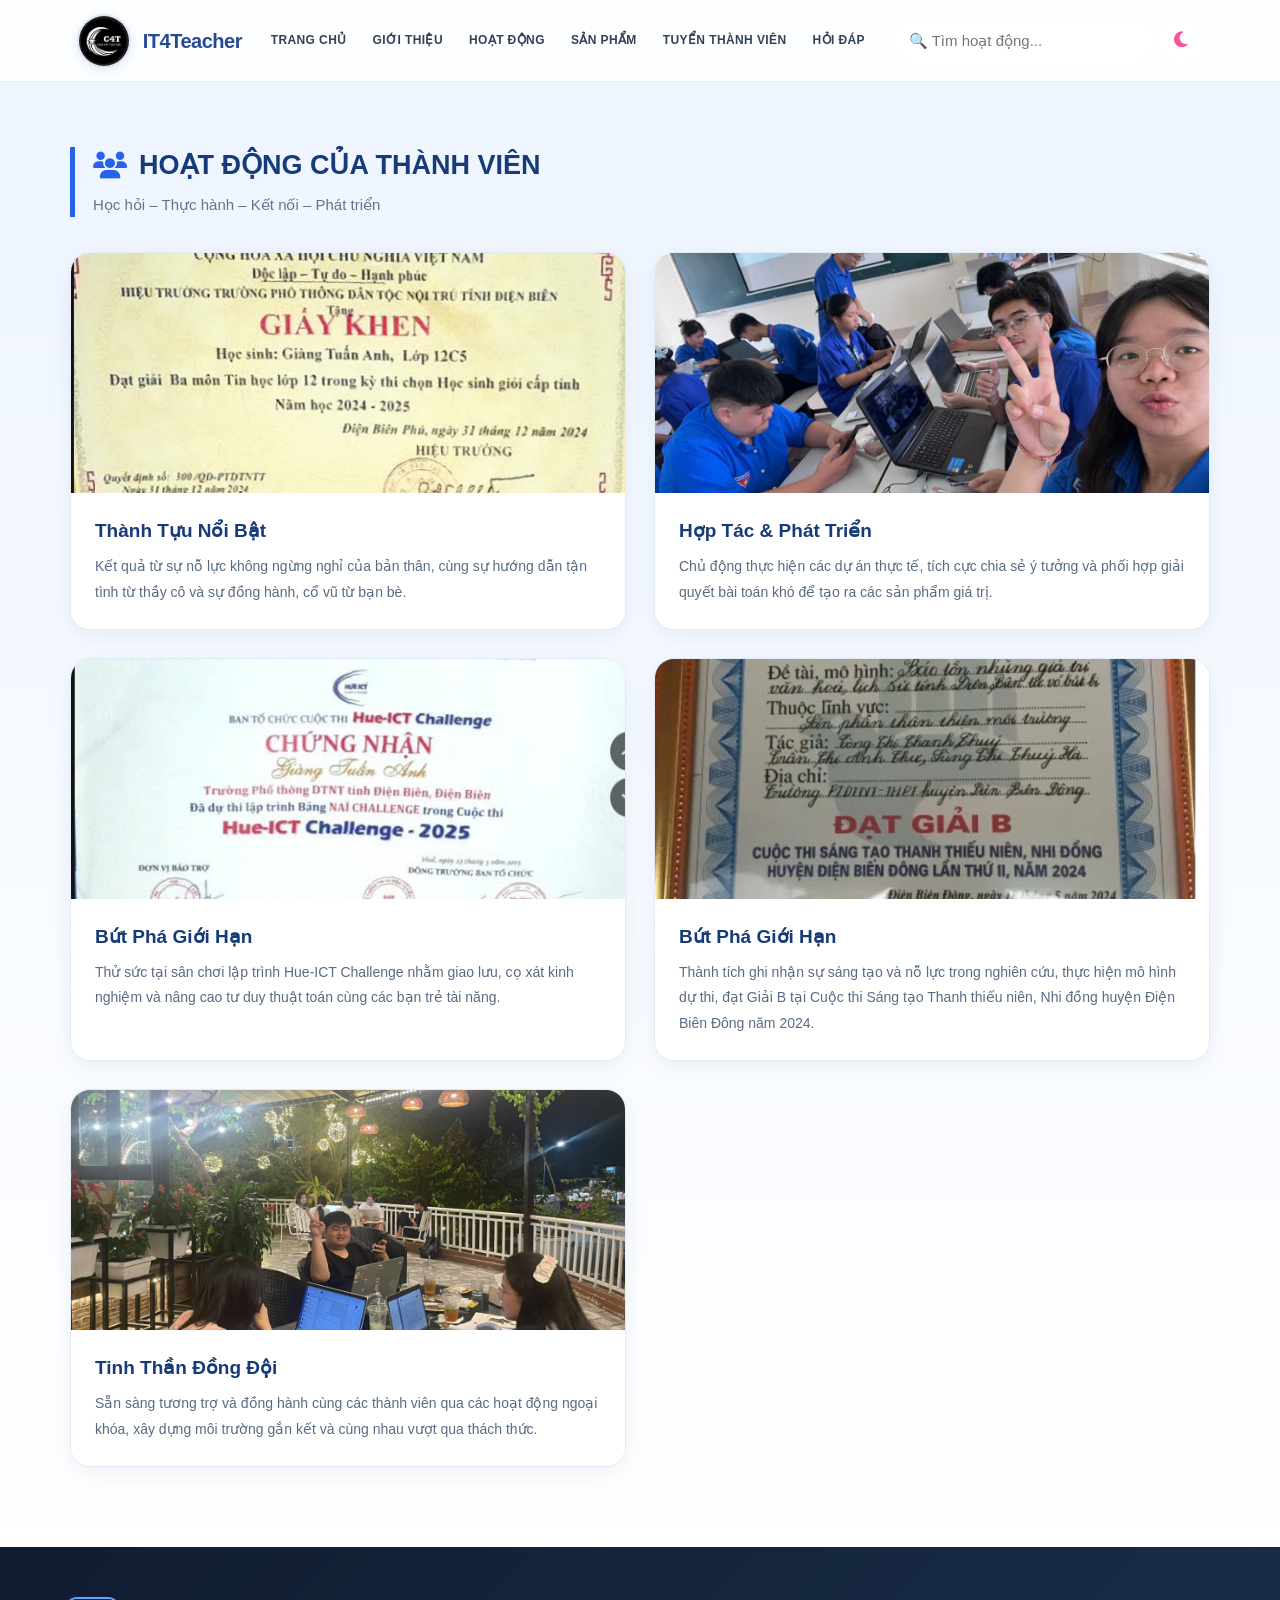
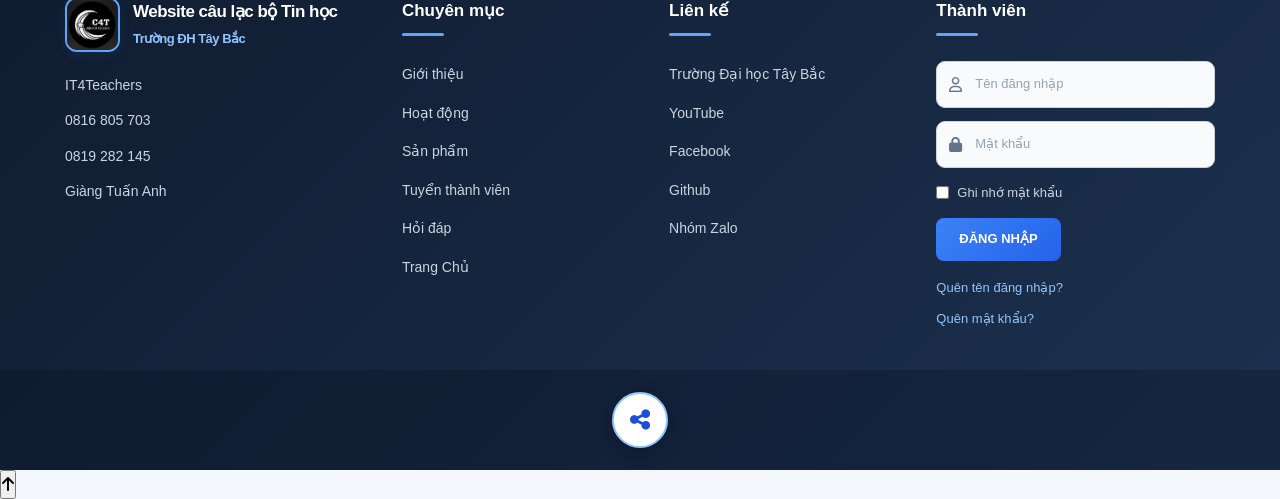
<file: HoatDong.html>
<!DOCTYPE html>
<html lang="vi">
  <head>
    <meta charset="UTF-8" />
    <meta name="viewport" content="width=device-width, initial-scale=1.0" />
    <title>IT4Teacher</title>
    <link
      rel="stylesheet"
      href="https://cdnjs.cloudflare.com/ajax/libs/font-awesome/6.4.0/css/all.min.css"
    />
    <link rel="icon" type="image/x-icon" href="fchoise.jpg">
    <link rel="stylesheet" href="styles.css" />
    <link rel="stylesheet" href="HoatDong.css" />
    <link rel="stylesheet" href="foot.css"/>
    <link rel="stylesheet" href="DoiMau.css">
    <link rel="stylesheet" href="search.css"/>
  </head>
  <body>
    <div class="overlay" id="overlay" onclick="toggleMenu()"></div>
    <header class="navbar">
      <a href="index.html" class="nav-brand">
        <img src="fchoise.jpg" alt="Logo" class="logo-img" />
        <span class="logo-text">IT4Teacher</span>
      </a>
      <ul class="nav-links">
        <li><a href="index.html">TRANG CHỦ</a></li>
        <li><a href="GioiThieu.html">GIỚI THIỆU</a></li>
        <li><a href="HoatDong.html">HOẠT ĐỘNG</a></li>
        <li><a href="SanPham.html">SẢN PHẨM</a></li>
        <li><a href="TuyenThanhVien.html">TUYỂN THÀNH VIÊN</a></li>
        <li><a href="HoiDap.html">HỎI ĐÁP</a></li>
      </ul>
      <div class="header-right">

        <input
            type="text"
            id="searchMember"
            placeholder="🔍 Tìm hoạt động...">

        <button id="themeToggle">
            <i class="fa-solid fa-moon"></i>
        </button>

      </div>
      <button class="hamburger-btn" onclick="toggleMenu()">
        <i class="fa-solid fa-bars"></i>
      </button>
    </header>
    <aside class="mobile-menu" id="mobileMenu">
      <div class="mobile-menu-header">
        <img src="fchoise.jpg" alt="Logo" class="logo-img" />
        <button class="close-btn" onclick="toggleMenu()">
          <i class="fa-solid fa-xmark"></i>
        </button>
      </div>
      <ul class="mobile-nav-links">
        <li><a href="index.html" class="active">TRANG CHỦ</a></li>
        <li><a href="GioiThieu.html">GIỚI THIỆU</a></li>
        <li><a href="HoatDong.html">HOẠT ĐỘNG</a></li>
        <li><a href="SanPham.html">SẢN PHẨM</a></li>
        <li><a href="TuyenThanhVien.html">TUYỂN THÀNH VIÊN</a></li>
        <li><a href="HoiDap.html">HỎI ĐÁP</a></li>
      </ul>
    </aside>
    <section class="activities-section">
      <div class="container">
        <div class="section-header">
          <h2 class="section-title">
            <i class="fa-solid fa-users"></i> HOẠT ĐỘNG CỦA THÀNH VIÊN
          </h2>
          <p class="section-subtitle">
            Học hỏi – Thực hành – Kết nối – Phát triển
          </p>
        </div>
        <div class="activity-grid">
          <div class="activity-card">
            <div class="card-image">
              <img
                src="HSG.jpg"
                alt="Workshop công nghệ"
              />
            </div>
            <div class="card-body">
              <div class="card-content">
                <h3 class="card-title">Thành Tựu Nổi Bật</h3>
                <p class="card-text">
                  Kết quả từ sự nỗ lực không ngừng nghỉ của bản thân, 
                  cùng sự hướng dẫn tận tình từ thầy cô và sự đồng hành, cổ vũ từ bạn bè.
                </p>
              </div>
            </div>
          </div>
          <div class="activity-card">
            <div class="card-image">
              <img
                src="htvpt.jpg"
                alt="Cùng nhau phát triển"
              />
            </div>
            <div class="card-body">
              <div class="card-content">
                <h3 class="card-title">Hợp Tác & Phát Triển</h3>
                <p class="card-text">
                  Chủ động thực hiện các dự án thực tế, tích cực chia sẻ ý 
                  tưởng và phối hợp giải quyết bài toán khó để tạo ra các sản phẩm giá trị.
                </p>
              </div>
            </div>
          </div>
          <div class="activity-card">
            <div class="card-image">
              <img
                src="HUEICT.jpg"
                alt="Chinh phục thử thách"
              />
            </div>
            <div class="card-body">
              <div class="card-content">
                <h3 class="card-title">Bứt Phá Giới Hạn</h3>
                <p class="card-text">
                  Thử sức tại sân chơi lập trình Hue-ICT Challenge nhằm giao lưu, 
                  cọ xát kinh nghiệm và nâng cao tư duy thuật toán cùng các bạn trẻ tài năng.
                </p>
              </div>
            </div>
          </div>
          <div class="activity-card">
            <div class="card-image">
              <img
                src="CHT.jpg"
                alt="Chinh phục thử thách"
              />
            </div>
            <div class="card-body">
              <div class="card-content">
                <h3 class="card-title">Bứt Phá Giới Hạn</h3>
                <p class="card-text">
                  Thành tích ghi nhận sự sáng tạo và nỗ lực trong nghiên cứu, 
                  thực hiện mô hình dự thi, đạt Giải B tại Cuộc thi Sáng tạo Thanh thiếu niên, 
                  Nhi đồng huyện Điện Biên Đông năm 2024.
                </p>
              </div>
            </div>
          </div>
          <div class="activity-card">
            <div class="card-image">
              <img
                src="anhnhom1.jpg"
                alt="Gắn kết thành viên"
              />
            </div>
            <div class="card-body">
              <div class="card-content">
                <h3 class="card-title">Tinh Thần Đồng Đội</h3>
                <p class="card-text">
                  Sẵn sàng tương trợ và đồng hành cùng các thành viên qua các hoạt động ngoại khóa,
                  xây dựng môi trường gắn kết và cùng nhau vượt qua thách thức.
                </p>
              </div>
            </div>
          </div>
        </div>
      </div>
    </section>
    <footer class="footer">
      <div class="container">
        <div class="footer-top">
          <div class="footer-col brand-col">
            <div class="footer-logo">
              <img src="fchoise.jpg" alt="Logo" class="logo-img" />
              <div class="logo-text">
                <h2>Website câu lạc bộ Tin học</h2>
                <p>Trường ĐH Tây Bắc</p>
              </div>
            </div>
            <ul class="contact-list">
              <li>IT4Teachers</li>
              <li>0816 805 703</li>
              <li>0819 282 145</li>
              <li>Giàng Tuấn Anh</li>
            </ul>
          </div>
          <div class="footer-col">
            <h4>Chuyên mục</h4>
            <ul>
              <li><a href="#">Giới thiệu</a></li>
              <li><a href="#">Hoạt động</a></li>
              <li><a href="#">Sản phẩm</a></li>
              <li><a href="#">Tuyển thành viên</a></li>
              <li><a href="#">Hỏi đáp</a></li>
              <li><a href="#">Trang Chủ</a></li>
            </ul>
          </div>
          <div class="footer-col">
            <h4>Liên kế</h4>
            <ul>
              <li><a href="https://utb.edu.vn/">Trường Đại học Tây Bắc</a></li>
              <li><a href="https://www.youtube.com/@IT4Teachers" target="_blank">YouTube</a></li>
              <li><a href="https://www.facebook.com/profile.php?id=61595303782713" target="_blank">Facebook</a></li>
              <li><a href="https://github.com/anhgtk66sptin-coder" target="_blank">Github</a></li>
              <li><a href="https://zalo.me/g/u2xyxccbri2n28fqqncn" target="_blank">Nhóm Zalo</a></li>
            </ul>
          </div>
          <div class="footer-col login-col">
            <h4>Thành viên</h4>
            <form class="login-form" action="#" method="POST">
              <div class="input-box">
                <i class="fa-regular fa-user"></i>
                <input type="text" placeholder="Tên đăng nhập" required />
              </div>
              <div class="input-box">
                <i class="fa-solid fa-lock"></i>
                <input type="password" placeholder="Mật khẩu" required />
              </div>
              <div class="remember-box">
                <label>
                  <input type="checkbox" /> Ghi nhớ mật khẩu
                </label>
              </div>
              <button type="submit" class="btn-login">ĐĂNG NHẬP</button>
              <div class="login-links">
                <a href="#">Quên tên đăng nhập?</a>
                <a href="#">Quên mật khẩu?</a>
              </div>
            </form>
          </div>
        </div>
      </div>
      <div class="share-menu">
        <a href="https://www.facebook.com/profile.php?id=61595303782713"  target="_blank" class="share-item facebook">
            <i class="fa-brands fa-facebook-f"></i>
        </a>
        <a href="https://www.youtube.com/@IT4Teachers"  target="_blank" class="share-item youtube">
            <i class="fa-brands fa-youtube"></i>
        </a>
        <a href="https://www.instagram.com/?hl=en"  target="_blank" class="share-item instagram">
            <i class="fa-brands fa-instagram"></i>
        </a>
        <a href="https://zalo.me/g/u2xyxccbri2n28fqqncn"  target="_blank" class="share-item zalo">
            Z
        </a>
        <a href="https://github.com/"  target="_blank" class="share-item github">
            <i class="fa-brands fa-github"></i>
        </a>
        <button class="share-button" id="shareButton">
            <i class="fa-solid fa-share-nodes"></i>
        </button>
      </div>
    </footer>
    <script src="script.js"></script>
    <script src="dieuhuong.js"></script>
    <script src="footer.js"></script>
    <script src="hoatdong.js"></script>
    <script src="DoiDaoDienVaTimKiemThanhVien.js"></script>
  </body>
</html>
</file>
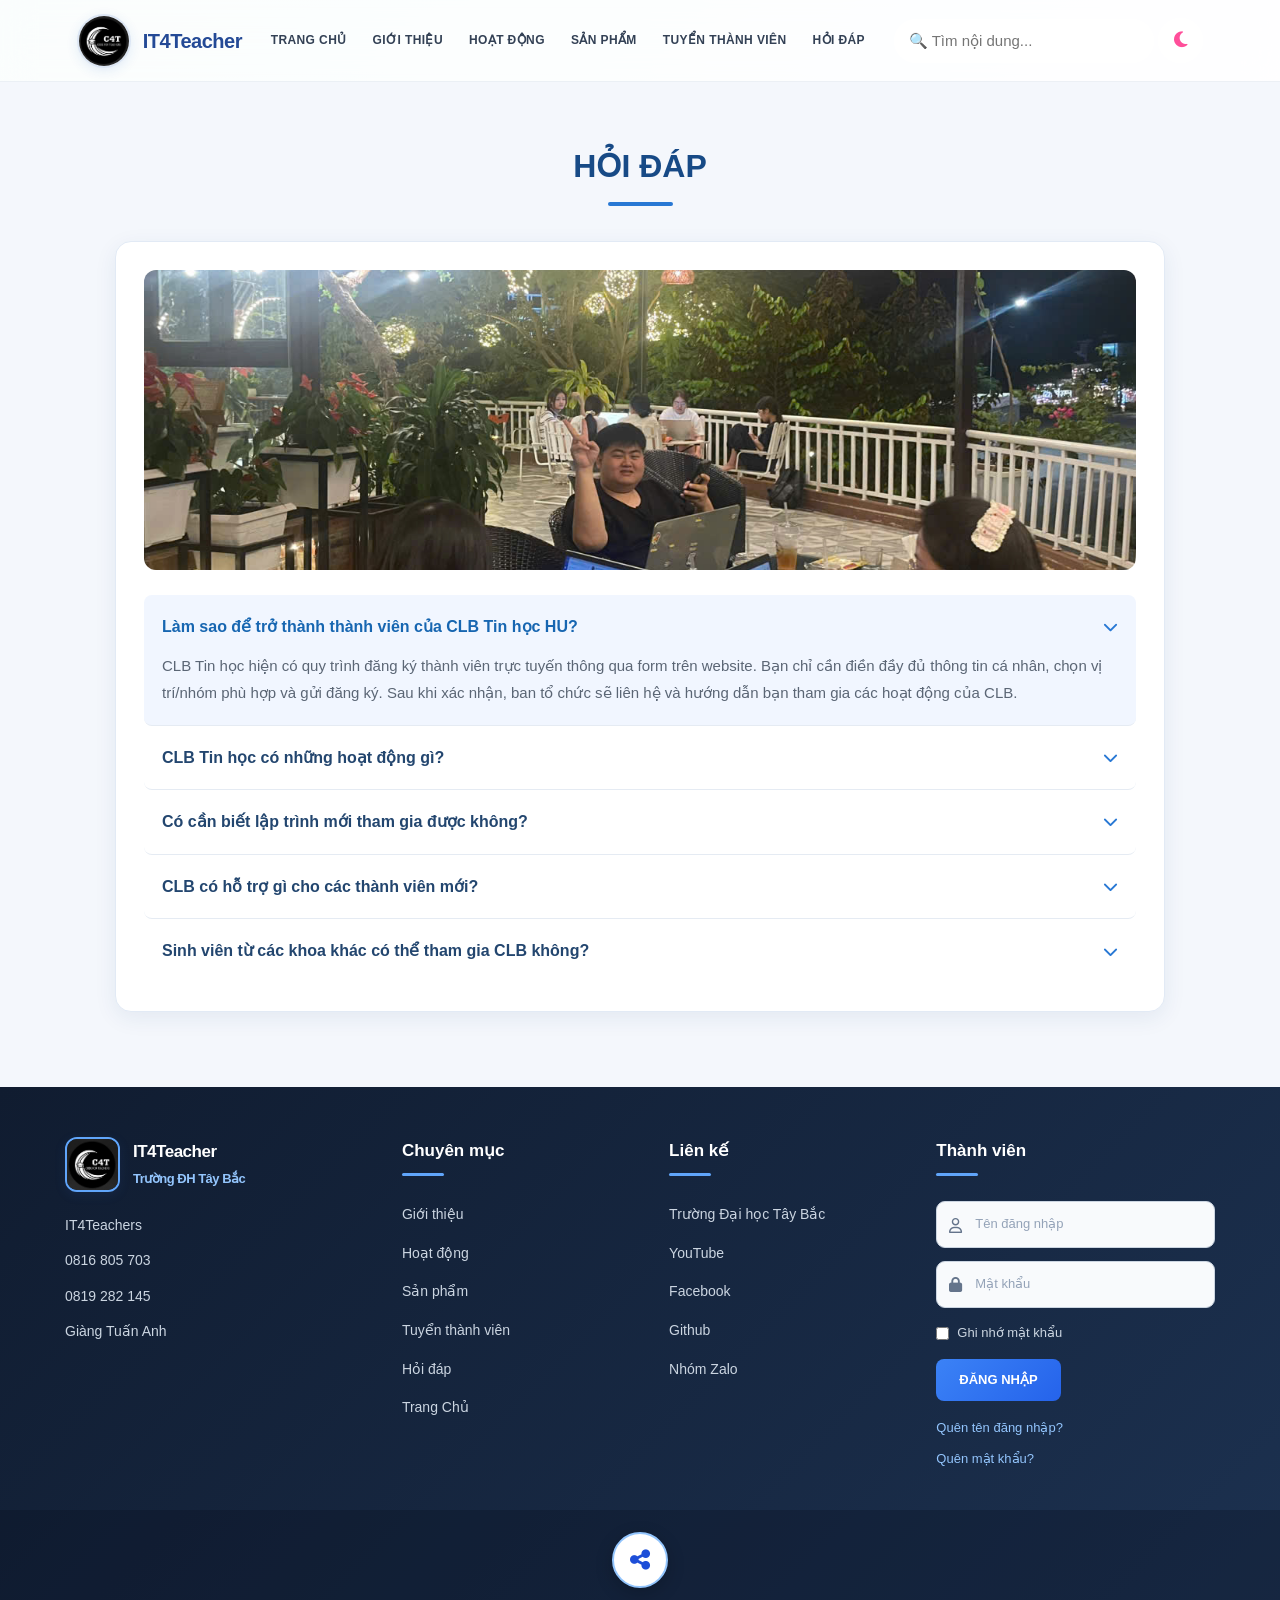
<file: HoiDap.html>
<!DOCTYPE html>
<html lang="vi">
  <head>
    <meta charset="UTF-8" />
    <meta name="viewport" content="width=device-width, initial-scale=1.0" />
    <title>IT4Teacher</title>
    <link
      rel="stylesheet"
      href="https://cdnjs.cloudflare.com/ajax/libs/font-awesome/6.4.0/css/all.min.css"
    />
    <link rel="icon" type="image/x-icon" href="fchoise.jpg">
    <link rel="stylesheet" href="styles.css" />
    <link rel="stylesheet" href="HoiDap.css" />
    <link rel="stylesheet" href="foot.css"/>
    <link rel="stylesheet" href="DoiMau.css">
    <link rel="stylesheet" href="search.css"/>
  </head>
  <body>
    <div class="overlay" id="overlay" onclick="toggleMenu()"></div>
    <header class="navbar">
      <a href="1TrangChu.html" class="nav-brand">
        <img src="fchoise.jpg" alt="Logo" class="logo-img" />
        <span class="logo-text">IT4Teacher</span>
      </a>
      <ul class="nav-links">
        <li><a href="index.html">TRANG CHỦ</a></li>
        <li><a href="GioiThieu.html">GIỚI THIỆU</a></li>
        <li><a href="HoatDong.html">HOẠT ĐỘNG</a></li>
        <li><a href="SanPham.html">SẢN PHẨM</a></li>
        <li><a href="TuyenThanhVien.html">TUYỂN THÀNH VIÊN</a></li>
        <li><a href="HoiDap.html">HỎI ĐÁP</a></li>
      </ul>
      <div class="header-right">

        <input
            type="text"
            id="searchMember"
            placeholder="🔍 Tìm nội dung...">

        <button id="themeToggle">
            <i class="fa-solid fa-moon"></i>
        </button>

      </div>
      <button class="hamburger-btn" onclick="toggleMenu()">
        <i class="fa-solid fa-bars"></i>
      </button>
    </header>
    <aside class="mobile-menu" id="mobileMenu">
      <div class="mobile-menu-header">
        <img src="fchoise.jpg" alt="Logo" class="logo-img" />
        <button class="close-btn" onclick="toggleMenu()">
          <i class="fa-solid fa-xmark"></i>
        </button>
      </div>
      <ul class="mobile-nav-links">
        <li><a href="index.html" class="active">TRANG CHỦ</a></li>
        <li><a href="GioiThieu.html">GIỚI THIỆU</a></li>
        <li><a href="HoatDong.html">HOẠT ĐỘNG</a></li>
        <li><a href="SanPham.html">SẢN PHẨM</a></li>
        <li><a href="TuyenThanhVien.html">TUYỂN THÀNH VIÊN</a></li>
        <li><a href="HoiDap.html">HỎI ĐÁP</a></li>
      </ul>
    </aside>
    <section class="faq-section">
      <div class="faq-container">
        <div class="faq-header">
          <h2 class="faq-title">HỎI ĐÁP</h2>
          <div class="title-line"></div>
        </div>
        <div class="faq-card">
          <div class="faq-image-box">
            <img src="anhnhom1.jpg" alt="hoidap" class="faq-image">
          </div>
          <div class="faq-accordion">
            <div class="faq-item active">
              <div class="faq-question">
                <h3>Làm sao để trở thành thành viên của CLB Tin học HU?</h3>
                <i class="fa-solid fa-chevron-up faq-icon"></i>
              </div>
              <div class="faq-answer">
                <p>
                  CLB Tin học hiện có quy trình đăng ký thành viên trực tuyến thông qua form trên website. Bạn chỉ cần điền đầy đủ thông tin cá nhân, chọn vị trí/nhóm phù hợp và gửi đăng ký. Sau khi xác nhận, ban tổ chức sẽ liên hệ và hướng dẫn bạn tham gia các hoạt động của CLB.
                </p>
              </div>
            </div>
            <div class="faq-item">
              <div class="faq-question">
                <h3>CLB Tin học có những hoạt động gì?</h3>
                <i class="fa-solid fa-chevron-down faq-icon"></i>
              </div>
              <div class="faq-answer">
                <p>
                  CLB tổ chức đa dạng các hoạt động như workshop công nghệ, cuộc thi lập trình nội bộ, các dự án thực tế, các buổi sinh hoạt chuyên môn định kỳ và sự kiện teambuilding gắn kết.
                </p>
              </div>
            </div>
            <div class="faq-item">
              <div class="faq-question">
                <h3>Có cần biết lập trình mới tham gia được không?</h3>
                <i class="fa-solid fa-chevron-down faq-icon"></i>
              </div>
              <div class="faq-answer">
                <p>
                  Không bắt buộc. CLB hoan nghênh tất cả các bạn có niềm đam mê với công nghệ. Chúng mình có lộ trình training từ cơ bản đến nâng cao dành riêng cho thành viên mới.
                </p>
              </div>
            </div>
            <div class="faq-item">
              <div class="faq-question">
                <h3>CLB có hỗ trợ gì cho các thành viên mới?</h3>
                <i class="fa-solid fa-chevron-down faq-icon"></i>
              </div>
              <div class="faq-answer">
                <p>
                  Thành viên mới sẽ được tham gia chuỗi buổi huấn luyện kỹ năng, có các anh chị mentor trực tiếp hướng dẫn và giải đáp thắc mắc trong suốt quá trình học tập.
                </p>
              </div>
            </div>
            <div class="faq-item">
              <div class="faq-question">
                <h3>Sinh viên từ các khoa khác có thể tham gia CLB không?</h3>
                <i class="fa-solid fa-chevron-down faq-icon"></i>
              </div>
              <div class="faq-answer">
                <p>
                  Có. CLB luôn chào đón các bạn sinh viên đến từ mọi khoa/chuyên ngành có tinh thần học hỏi và mong muốn phát triển bản thân.
                </p>
              </div>
            </div>
          </div>
        </div>
      </div>
    </section>
    <footer class="footer">
      <div class="container">
        <div class="footer-top">
          <div class="footer-col brand-col">
            <div class="footer-logo">
              <img src="fchoise.jpg" alt="Logo" class="logo-img" />
              <div class="logo-text">
                <h2>IT4Teacher</h2>
                <p>Trường ĐH Tây Bắc</p>
              </div>
            </div>
            <ul class="contact-list">
              <li>IT4Teachers</li>
              <li>0816 805 703</li>
              <li>0819 282 145</li>
              <li>Giàng Tuấn Anh</li>
            </ul>
          </div>
          <div class="footer-col">
            <h4>Chuyên mục</h4>
            <ul>
              <li><a href="#">Giới thiệu</a></li>
              <li><a href="#">Hoạt động</a></li>
              <li><a href="#">Sản phẩm</a></li>
              <li><a href="#">Tuyển thành viên</a></li>
              <li><a href="#">Hỏi đáp</a></li>
              <li><a href="#">Trang Chủ</a></li>
            </ul>
          </div>
          <div class="footer-col">
            <h4>Liên kế</h4>
            <ul>
              <li><a href="https://utb.edu.vn/">Trường Đại học Tây Bắc</a></li>
              <li><a href="https://www.youtube.com/@IT4Teachers" target="_blank">YouTube</a></li>
              <li><a href="https://www.facebook.com/profile.php?id=61595303782713" target="_blank">Facebook</a></li>
              <li><a href="https://github.com/anhgtk66sptin-coder" target="_blank">Github</a></li>
              <li><a href="https://zalo.me/g/u2xyxccbri2n28fqqncn" target="_blank">Nhóm Zalo</a></li>
            </ul>
          </div>
          <div class="footer-col login-col">
            <h4>Thành viên</h4>
            <form class="login-form" action="#" method="POST">
              <div class="input-box">
                <i class="fa-regular fa-user"></i>
                <input type="text" placeholder="Tên đăng nhập" required />
              </div>
              <div class="input-box">
                <i class="fa-solid fa-lock"></i>
                <input type="password" placeholder="Mật khẩu" required />
              </div>
              <div class="remember-box">
                <label>
                  <input type="checkbox" /> Ghi nhớ mật khẩu
                </label>
              </div>
              <button type="submit" class="btn-login">ĐĂNG NHẬP</button>
              <div class="login-links">
                <a href="#">Quên tên đăng nhập?</a>
                <a href="#">Quên mật khẩu?</a>
              </div>
            </form>
          </div>
        </div>
      </div>
      <div class="share-menu">
        <a href="https://www.facebook.com/profile.php?id=61595303782713"  target="_blank" class="share-item facebook">
            <i class="fa-brands fa-facebook-f"></i>
        </a>
        <a href="https://www.youtube.com/@IT4Teachers"  target="_blank" class="share-item youtube">
            <i class="fa-brands fa-youtube"></i>
        </a>
        <a href="https://www.instagram.com/?hl=en"  target="_blank" class="share-item instagram">
            <i class="fa-brands fa-instagram"></i>
        </a>
        <a href="https://zalo.me/g/u2xyxccbri2n28fqqncn"  target="_blank" class="share-item zalo">
            Z
        </a>
        <a href="https://github.com/"  target="_blank" class="share-item github">
            <i class="fa-brands fa-github"></i>
        </a>
        <button class="share-button" id="shareButton">
            <i class="fa-solid fa-share-nodes"></i>
        </button>
      </div>
    </footer>
    <script src="script.js"></script>
    <script src="dieuhuong.js"></script>
    <script src="hoidap.js"></script>
    <script src="footer.js"></script>
    <script src="DoiDaoDienVaTimKiemThanhVien.js"></script>
  </body>
</html>
</file>
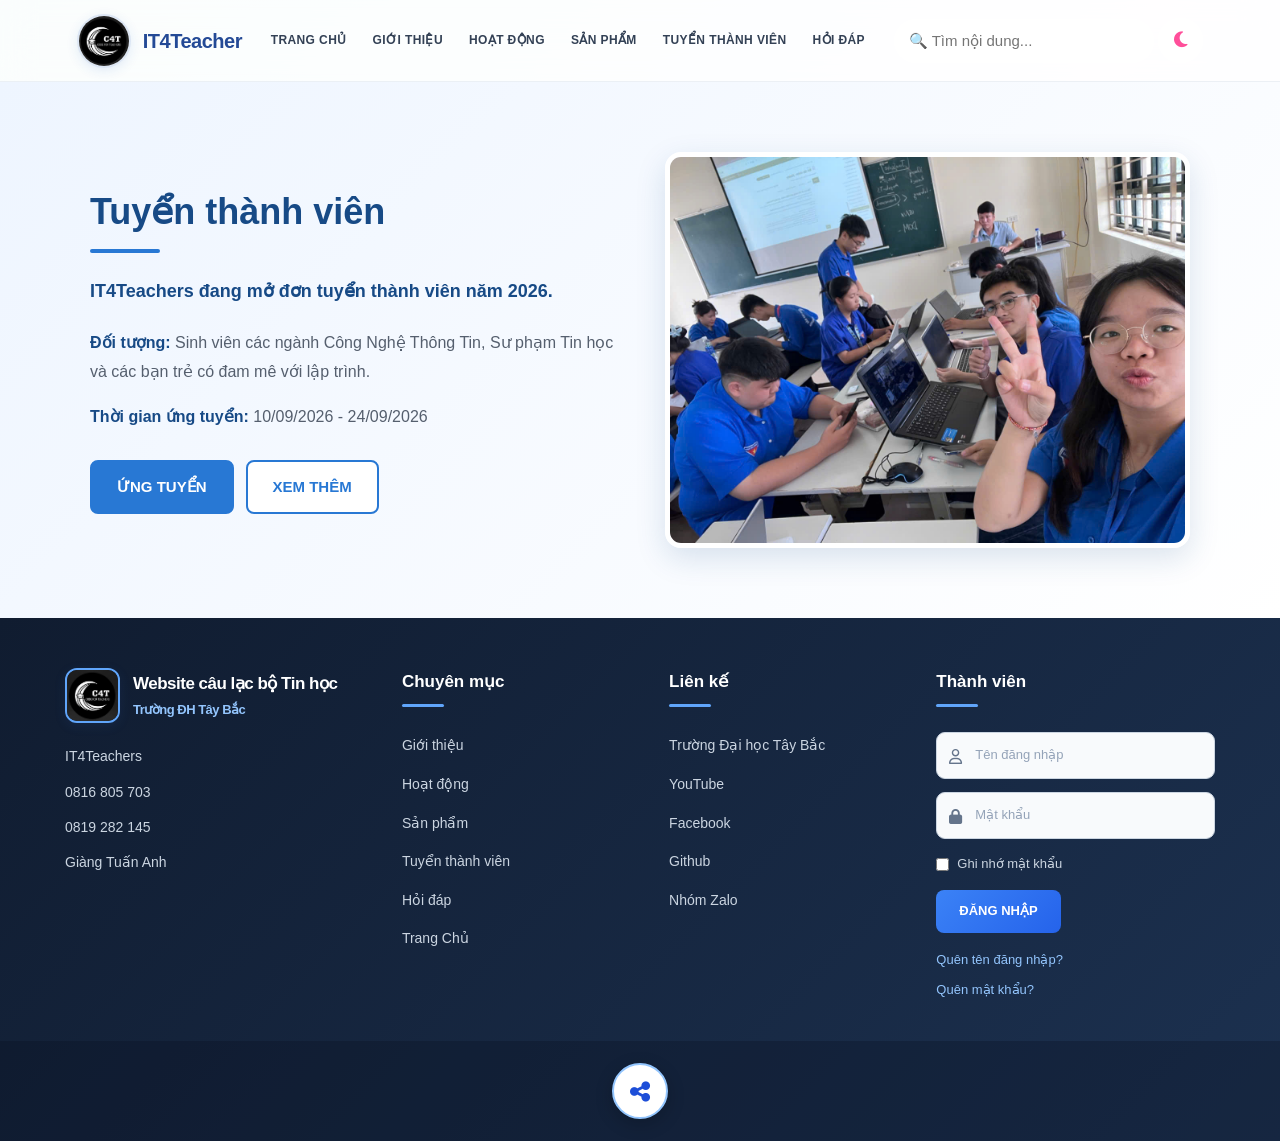
<file: TuyenThanhVien.html>
<!DOCTYPE html>
<html lang="vi">
  <head>
    <meta charset="UTF-8" />
    <meta name="viewport" content="width=device-width, initial-scale=1.0" />
    <title>IT4Teacher</title>
    <link
      rel="stylesheet"
      href="https://cdnjs.cloudflare.com/ajax/libs/font-awesome/6.4.0/css/all.min.css"
    />
    <link rel="icon" type="image/x-icon" href="fchoise.jpg">
    <link rel="stylesheet" href="styles.css" />
    <link rel="stylesheet" href="tuyenthanhvien.css" />
    <link rel="stylesheet" href="foot.css"/>
    <link rel="stylesheet" href="DoiMau.css">
    <link rel="stylesheet" href="search.css"/>
  </head>
  <body>
    <div class="overlay" id="overlay" onclick="toggleMenu()"></div>
    <header class="navbar">
      <a href="index.html" class="nav-brand">
        <img src="fchoise.jpg" alt="Logo" class="logo-img" />
        <span class="logo-text">IT4Teacher</span>
      </a>
      <ul class="nav-links">
        <li><a href="index.html">TRANG CHỦ</a></li>
        <li><a href="GioiThieu.html">GIỚI THIỆU</a></li>
        <li><a href="HoatDong.html">HOẠT ĐỘNG</a></li>
        <li><a href="SanPham.html">SẢN PHẨM</a></li>
        <li><a href="TuyenThanhVien.html">TUYỂN THÀNH VIÊN</a></li>
        <li><a href="HoiDap.html">HỎI ĐÁP</a></li>
      </ul>
      <div class="header-right">

        <input
            type="text"
            id="searchMember"
            placeholder="🔍 Tìm nội dung...">

        <button id="themeToggle">
            <i class="fa-solid fa-moon"></i>
        </button>

      </div>
      <button class="hamburger-btn" onclick="toggleMenu()">
        <i class="fa-solid fa-bars"></i>
      </button>
    </header>
    <aside class="mobile-menu" id="mobileMenu">
      <div class="mobile-menu-header">
        <img src="fchoise.jpg" alt="Logo" class="logo-img" />
        <button class="close-btn" onclick="toggleMenu()">
          <i class="fa-solid fa-xmark"></i>
        </button>
      </div>
      <ul class="mobile-nav-links">
        <li><a href="index.html" class="active">TRANG CHỦ</a></li>
        <li><a href="GioiThieu.html">GIỚI THIỆU</a></li>
        <li><a href="HoatDong.html">HOẠT ĐỘNG</a></li>
        <li><a href="SanPham.html">SẢN PHẨM</a></li>
        <li><a href="TuyenThanhVien.html">TUYỂN THÀNH VIÊN</a></li>
        <li><a href="HoiDap.html">HỎI ĐÁP</a></li>
      </ul>
    </aside>
    <section class="tuyen-dung">
      <div class="container">
        <div class="content">
          <h2>Tuyển thành viên</h2>
          <p class="mo-ta">
            IT4Teachers đang mở đơn tuyển thành viên năm 2026.
          </p>
          <p>
            <strong>Đối tượng:</strong> Sinh viên các ngành Công Nghệ Thông Tin,
             Sư phạm Tin học và các bạn trẻ có đam mê với lập trình.
          </p>
          <p>
            <strong>Thời gian ứng tuyển:</strong> 10/09/2026 - 24/09/2026
          </p>
          <div class="buttons">
            <a href="https://forms.gle/EobEHZ3daLaqxah69" target="_blank" class="btn btn-ung-tuyen">ỨNG TUYỂN</a>
            <a href="Xemthem.html" class="btn btn-xem-them">XEM THÊM</a>
          </div>
        </div>
        <div class="image-box">
          <img src="htvpt.jpg" alt="CLB Lập trình PTIT">
        </div>
      </div>
    </section>
    <footer class="footer">
      <div class="container">
        <div class="footer-top">
          <div class="footer-col brand-col">
            <div class="footer-logo">
              <img src="fchoise.jpg" alt="Logo" class="logo-img" />
              <div class="logo-text">
                <h2>Website câu lạc bộ Tin học</h2>
                <p>Trường ĐH Tây Bắc</p>
              </div>
            </div>
            <ul class="contact-list">
              <li>IT4Teachers</li>
              <li>0816 805 703</li>
              <li>0819 282 145</li>
              <li>Giàng Tuấn Anh</li>
            </ul>
          </div>
          <div class="footer-col">
            <h4>Chuyên mục</h4>
            <ul>
              <li><a href="#">Giới thiệu</a></li>
              <li><a href="#">Hoạt động</a></li>
              <li><a href="#">Sản phẩm</a></li>
              <li><a href="#">Tuyển thành viên</a></li>
              <li><a href="#">Hỏi đáp</a></li>
              <li><a href="#">Trang Chủ</a></li>
            </ul>
          </div>
          <div class="footer-col">
            <h4>Liên kế</h4>
            <ul>
              <li><a href="https://utb.edu.vn/">Trường Đại học Tây Bắc</a></li>
              <li><a href="https://www.youtube.com/@IT4Teachers" target="_blank">YouTube</a></li>
              <li><a href="https://www.facebook.com/profile.php?id=61595303782713" target="_blank">Facebook</a></li>
              <li><a href="https://github.com/anhgtk66sptin-coder" target="_blank">Github</a></li>
              <li><a href="https://zalo.me/g/u2xyxccbri2n28fqqncn" target="_blank">Nhóm Zalo</a></li>
            </ul>
          </div>
          <div class="footer-col login-col">
            <h4>Thành viên</h4>
            <form class="login-form" action="#" method="POST">
              <div class="input-box">
                <i class="fa-regular fa-user"></i>
                <input type="text" placeholder="Tên đăng nhập" required />
              </div>
              <div class="input-box">
                <i class="fa-solid fa-lock"></i>
                <input type="password" placeholder="Mật khẩu" required />
              </div>
              <div class="remember-box">
                <label>
                  <input type="checkbox" /> Ghi nhớ mật khẩu
                </label>
              </div>
              <button type="submit" class="btn-login">ĐĂNG NHẬP</button>
              <div class="login-links">
                <a href="#">Quên tên đăng nhập?</a>
                <a href="#">Quên mật khẩu?</a>
              </div>
            </form>
          </div>
        </div>
      </div>
      <div class="share-menu">
        <a href="https://www.facebook.com/profile.php?id=61595303782713"  target="_blank" class="share-item facebook">
            <i class="fa-brands fa-facebook-f"></i>
        </a>
        <a href="https://www.youtube.com/@IT4Teachers"  target="_blank" class="share-item youtube">
            <i class="fa-brands fa-youtube"></i>
        </a>
        <a href="https://www.instagram.com/?hl=en"  target="_blank" class="share-item instagram">
            <i class="fa-brands fa-instagram"></i>
        </a>
        <a href="https://zalo.me/g/u2xyxccbri2n28fqqncn"  target="_blank" class="share-item zalo">
            Z
        </a>
        <a href="https://github.com/"  target="_blank" class="share-item github">
            <i class="fa-brands fa-github"></i>
        </a>
        <button class="share-button" id="shareButton">
            <i class="fa-solid fa-share-nodes"></i>
        </button>
      </div>
    </footer>
    <script src="script.js"></script>
    <script src="dieuhuong.js"></script>
    <script src="footer.js"></script>
    <script src="DoiDaoDienVaTimKiemThanhVien.js"></script>
  </body>
</html>
</file>
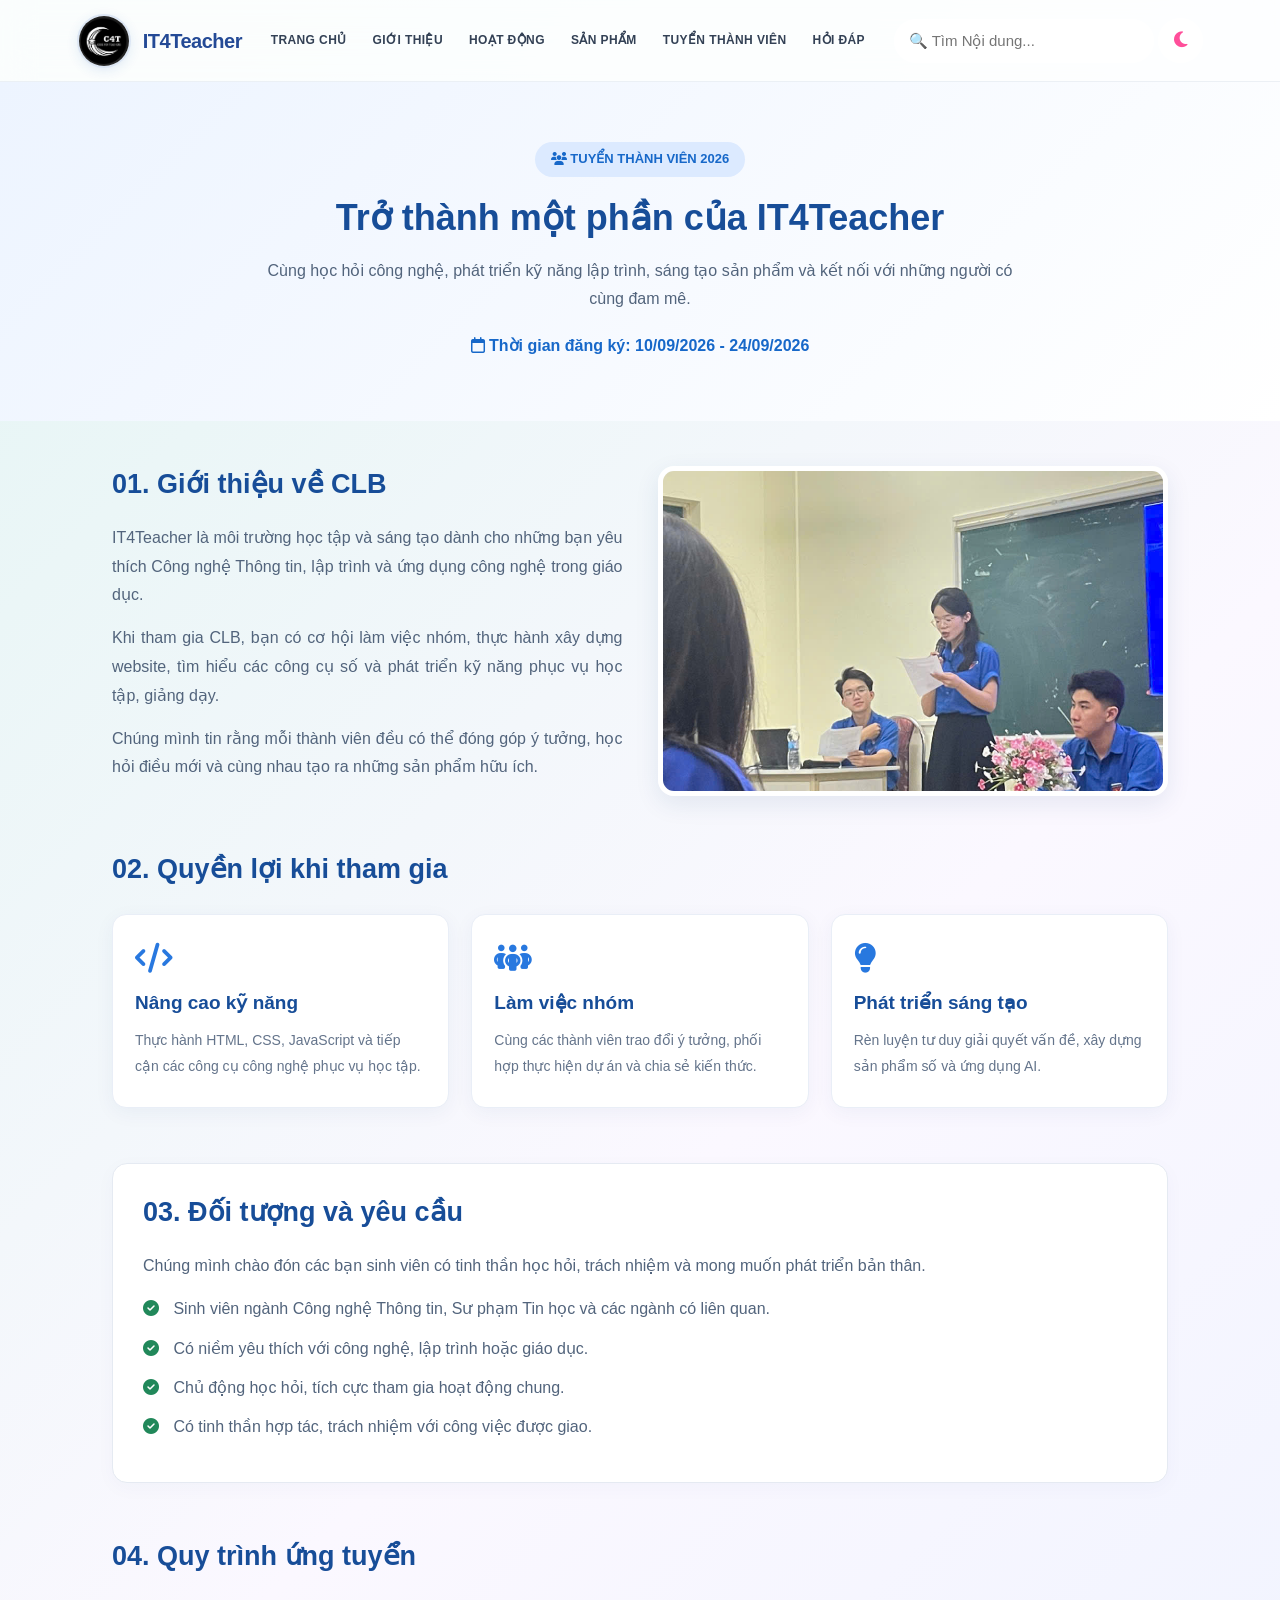
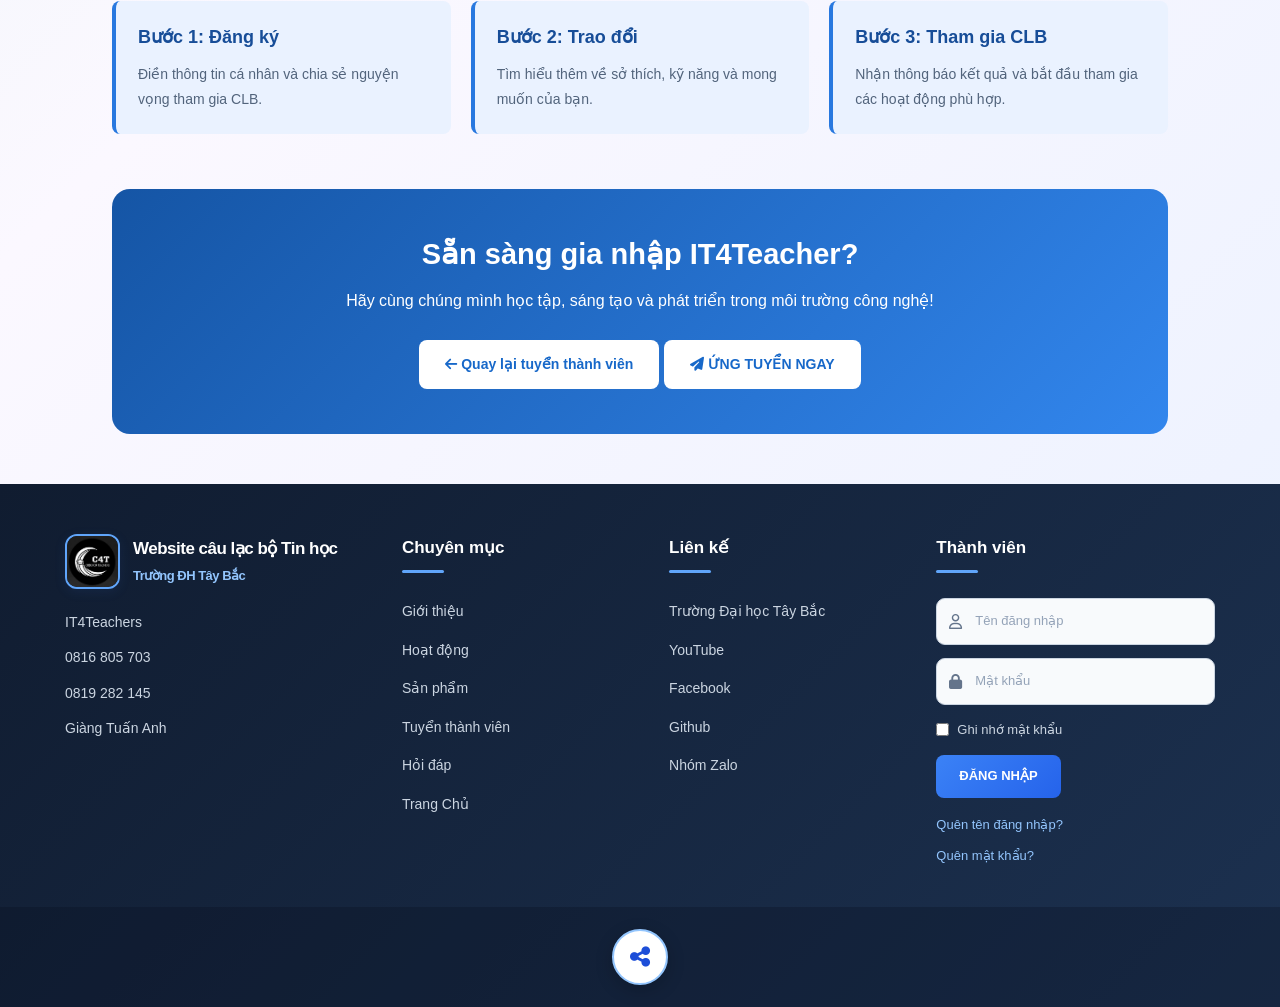
<file: Xemthem.html>
<!DOCTYPE html>
<html lang="vi">
  <head>
    <meta charset="UTF-8" />
    <meta name="viewport" content="width=device-width, initial-scale=1.0" />
    <title>IT4Teacher</title>
    <link
      rel="stylesheet"
      href="https://cdnjs.cloudflare.com/ajax/libs/font-awesome/6.4.0/css/all.min.css"
    />
    <link rel="icon" type="image/x-icon" href="fchoise.jpg">
    <link rel="stylesheet" href="styles.css" />
    <link rel="stylesheet" href="foot.css"/>
    <link rel="stylesheet" href="search.css">
    <link rel="stylesheet" href="DoiMau.css">
    <link rel="stylesheet" href="xemthem.css">
  </head>
  <body>
    <div class="overlay" id="overlay" onclick="toggleMenu()"></div>
    <header class="navbar">
      <a href="TrangChu.html" class="nav-brand" id ="vtri">
        <img src="fchoise.jpg" alt="Logo" class="logo-img" />
        <span class="logo-text">IT4Teacher</span>
      </a>
      <ul class="nav-links">
        <li><a href="index.html">TRANG CHỦ</a></li>
        <li><a href="GioiThieu.html">GIỚI THIỆU</a></li>
        <li><a href="HoatDong.html">HOẠT ĐỘNG</a></li>
        <li><a href="SanPham.html">SẢN PHẨM</a></li>
        <li><a href="TuyenThanhVien.html">TUYỂN THÀNH VIÊN</a></li>
        <li><a href="HoiDap.html">HỎI ĐÁP</a></li>
      </ul>
      <div class="header-right">
        <input
            type="text"
            id="searchMember"
            placeholder="🔍 Tìm Nội dung...">

        <button id="themeToggle">
            <i class="fa-solid fa-moon"></i>
        </button>

      </div>
      <button class="hamburger-btn" onclick="toggleMenu()">
        <i class="fa-solid fa-bars"></i>
      </button>
    </header>
    <aside class="mobile-menu" id="mobileMenu">
      <div class="mobile-menu-header">
        <img src="fchoise.jpg" alt="Logo" class="logo-img" />
        <button class="close-btn" onclick="toggleMenu()">
          <i class="fa-solid fa-xmark"></i>
        </button>
      </div>
      <ul class="mobile-nav-links">
        <li><a href="index.html" class="active">TRANG CHỦ</a></li>
        <li><a href="GioiThieu.html">GIỚI THIỆU</a></li>
        <li><a href="HoatDong.html">HOẠT ĐỘNG</a></li>
        <li><a href="SanPham.html">SẢN PHẨM</a></li>
        <li><a href="TuyenThanhVien.html">TUYỂN THÀNH VIÊN</a></li>
        <li><a href="HoiDap.html">HỎI ĐÁP</a></li>
      </ul>
    </aside>
    <aside class="mobile-menu" id="mobileMenu">
      <div class="mobile-menu-header">
        <img src="fchoise.jpg" alt="Logo" class="logo-img" />
        <button class="close-btn" onclick="toggleMenu()">
          <i class="fa-solid fa-xmark"></i>
        </button>
      </div>
      <ul class="mobile-nav-links">
        <li><a href="index.html" class="active">TRANG CHỦ</a></li>
        <li><a href="GioiThieu.html">GIỚI THIỆU</a></li>
        <li><a href="HoatDong.html">HOẠT ĐỘNG</a></li>
        <li><a href="ThanhVien.html">THÀNH VIÊN</a></li>
        <li><a href="TinTuc.html">TIN TỨC</a></li>
        <li><a href="DangKy.html">ĐĂNG KÝ</a></li>
      </ul>
    </aside>
    <section class="banner">
        <span class="tag">
            <i class="fa-solid fa-users"></i>
            TUYỂN THÀNH VIÊN 2026
        </span>

        <h1>Trở thành một phần của IT4Teacher</h1>

        <p>
            Cùng học hỏi công nghệ, phát triển kỹ năng lập trình,
            sáng tạo sản phẩm và kết nối với những người có cùng đam mê.
        </p>

        <p class="date">
            <i class="fa-regular fa-calendar"></i>
            Thời gian đăng ký: 10/09/2026 - 24/09/2026
        </p>
    </section>

    <main class="container">
        <section class="intro">
            <div>
                <h2 class="section-title">01. Giới thiệu về CLB</h2>

                <p>
                    IT4Teacher là môi trường học tập và sáng tạo dành cho
                    những bạn yêu thích Công nghệ Thông tin, lập trình
                    và ứng dụng công nghệ trong giáo dục.
                </p>

                <p>
                    Khi tham gia CLB, bạn có cơ hội làm việc nhóm,
                    thực hành xây dựng website, tìm hiểu các công cụ số
                    và phát triển kỹ năng phục vụ học tập, giảng dạy.
                </p>

                <p>
                    Chúng mình tin rằng mỗi thành viên đều có thể
                    đóng góp ý tưởng, học hỏi điều mới và cùng nhau
                    tạo ra những sản phẩm hữu ích.
                </p>
            </div>

            <img
                src="xemthem.jpg"
                alt="Các thành viên IT4Teacher học tập và làm việc nhóm">
        </section>
        <section>
            <h2 class="section-title">02. Quyền lợi khi tham gia</h2>

            <div class="cards">
                <article class="card">
                    <i class="fa-solid fa-code"></i>
                    <h3>Nâng cao kỹ năng</h3>
                    <p>
                        Thực hành HTML, CSS, JavaScript và tiếp cận
                        các công cụ công nghệ phục vụ học tập.
                    </p>
                </article>

                <article class="card">
                    <i class="fa-solid fa-people-group"></i>
                    <h3>Làm việc nhóm</h3>
                    <p>
                        Cùng các thành viên trao đổi ý tưởng,
                        phối hợp thực hiện dự án và chia sẻ kiến thức.
                    </p>
                </article>

                <article class="card">
                    <i class="fa-solid fa-lightbulb"></i>
                    <h3>Phát triển sáng tạo</h3>
                    <p>
                        Rèn luyện tư duy giải quyết vấn đề,
                        xây dựng sản phẩm số và ứng dụng AI.
                    </p>
                </article>
            </div>
        </section>
        <section class="requirements">
            <h2 class="section-title">03. Đối tượng và yêu cầu</h2>

            <p>
                Chúng mình chào đón các bạn sinh viên có tinh thần
                học hỏi, trách nhiệm và mong muốn phát triển bản thân.
            </p>

            <ul>
                <li>
                    <i class="fa-solid fa-circle-check"></i>
                    Sinh viên ngành Công nghệ Thông tin, Sư phạm Tin học
                    và các ngành có liên quan.
                </li>

                <li>
                    <i class="fa-solid fa-circle-check"></i>
                    Có niềm yêu thích với công nghệ, lập trình hoặc giáo dục.
                </li>

                <li>
                    <i class="fa-solid fa-circle-check"></i>
                    Chủ động học hỏi, tích cực tham gia hoạt động chung.
                </li>

                <li>
                    <i class="fa-solid fa-circle-check"></i>
                    Có tinh thần hợp tác, trách nhiệm với công việc được giao.
                </li>
            </ul>
        </section>
        <section>
            <h2 class="section-title">04. Quy trình ứng tuyển</h2>

            <div class="steps">
                <div class="step">
                    <h3>Bước 1: Đăng ký</h3>
                    <p>
                        Điền thông tin cá nhân và chia sẻ
                        nguyện vọng tham gia CLB.
                    </p>
                </div>

                <div class="step">
                    <h3>Bước 2: Trao đổi</h3>
                    <p>
                        Tìm hiểu thêm về sở thích, kỹ năng
                        và mong muốn của bạn.
                    </p>
                </div>

                <div class="step">
                    <h3>Bước 3: Tham gia CLB</h3>
                    <p>
                        Nhận thông báo kết quả và bắt đầu
                        tham gia các hoạt động phù hợp.
                    </p>
                </div>
            </div>
        </section>
        <section class="apply" id="ung-tuyen">
            <h2>Sẵn sàng gia nhập IT4Teacher?</h2>

            <p>
                Hãy cùng chúng mình học tập, sáng tạo
                và phát triển trong môi trường công nghệ!
            </p>

            <a href="TuyenThanhVien.html" class="btn btn-white">
                <i class="fa-solid fa-arrow-left"></i>
                Quay lại tuyển thành viên
            </a>

            <a href="https://forms.gle/EobEHZ3daLaqxah69" class="btn btn-white" target="_blank">
                <i class="fa-solid fa-paper-plane"></i>
                ỨNG TUYỂN NGAY
            </a>
        </section>

    </main>
    <footer class="footer" id="footer">
      <div class="container">
        <div class="footer-top">
          <div class="footer-col brand-col">
            <div class="footer-logo">
              <img src="fchoise.jpg" alt="Logo" class="logo-img" />
              <div class="logo-text">
                <h2>Website câu lạc bộ Tin học</h2>
                <p>Trường ĐH Tây Bắc</p>
              </div>
            </div>
            <ul class="contact-list">
              <li>IT4Teachers</li>
              <li>0816 805 703</li>
              <li>0819 282 145</li>
              <li>Giàng Tuấn Anh</li>
            </ul>
          </div>
          <div class="footer-col">
            <h4>Chuyên mục</h4>
            <ul>
              <li><a href="#">Giới thiệu</a></li>
              <li><a href="#">Hoạt động</a></li>
              <li><a href="#">Sản phẩm</a></li>
              <li><a href="#">Tuyển thành viên</a></li>
              <li><a href="#">Hỏi đáp</a></li>
              <li><a href="#">Trang Chủ</a></li>
            </ul>
          </div>
          <div class="footer-col">
            <h4>Liên kế</h4>
            <ul>
              <li><a href="https://utb.edu.vn/" target="_blank">Trường Đại học Tây Bắc</a></li>
              <li><a href="https://www.youtube.com/@IT4Teachers" target="_blank">YouTube</a></li>
              <li><a href="https://www.facebook.com/profile.php?id=61595303782713" target="_blank">Facebook</a></li>
              <li><a href="https://github.com/anhgtk66sptin-coder" target="_blank">Github</a></li>
              <li><a href="https://zalo.me/g/u2xyxccbri2n28fqqncn" target="_blank">Nhóm Zalo</a></li>
            </ul>
          </div>
          <div class="footer-col login-col">
            <h4>Thành viên</h4>
            <form class="login-form" action="#" method="POST">
              <div class="input-box">
                <i class="fa-regular fa-user"></i>
                <input type="text" placeholder="Tên đăng nhập" required />
              </div>
              <div class="input-box">
                <i class="fa-solid fa-lock"></i>
                <input type="password" placeholder="Mật khẩu" required />
              </div>
              <div class="remember-box">
                <label>
                  <input type="checkbox" /> Ghi nhớ mật khẩu
                </label>
              </div>
              <button type="submit" class="btn-login">ĐĂNG NHẬP</button>
              <div class="login-links">
                <a href="#">Quên tên đăng nhập?</a>
                <a href="#">Quên mật khẩu?</a>
              </div>
            </form>
          </div>
        </div>
      </div>
      <div class="share-menu">
        <a href="https://www.facebook.com/profile.php?id=61595303782713"  target="_blank" class="share-item facebook">
            <i class="fa-brands fa-facebook-f"></i>
        </a>
        <a href="https://www.youtube.com/@IT4Teachers"  target="_blank" class="share-item youtube">
            <i class="fa-brands fa-youtube"></i>
        </a>
        <a href="https://www.instagram.com/?hl=en"  target="_blank" class="share-item instagram">
            <i class="fa-brands fa-instagram"></i>
        </a>
        <a href="https://zalo.me/g/u2xyxccbri2n28fqqncn"  target="_blank" class="share-item zalo">
            Z
        </a>
        <a href="https://github.com/"  target="_blank" class="share-item github">
            <i class="fa-brands fa-github"></i>
        </a>
        <button class="share-button" id="shareButton">
            <i class="fa-solid fa-share-nodes"></i>
        </button>
      </div>
    </footer>
    <script src="script.js"></script>
    <script src="dieuhuong.js"></script>
    <script src="footer.js"></script>
    <script src="searchtt.js"></script>
    <script src="DoiDaoDienVaTimKiemThanhVien.js"></script>
</body>
</html>
</file>
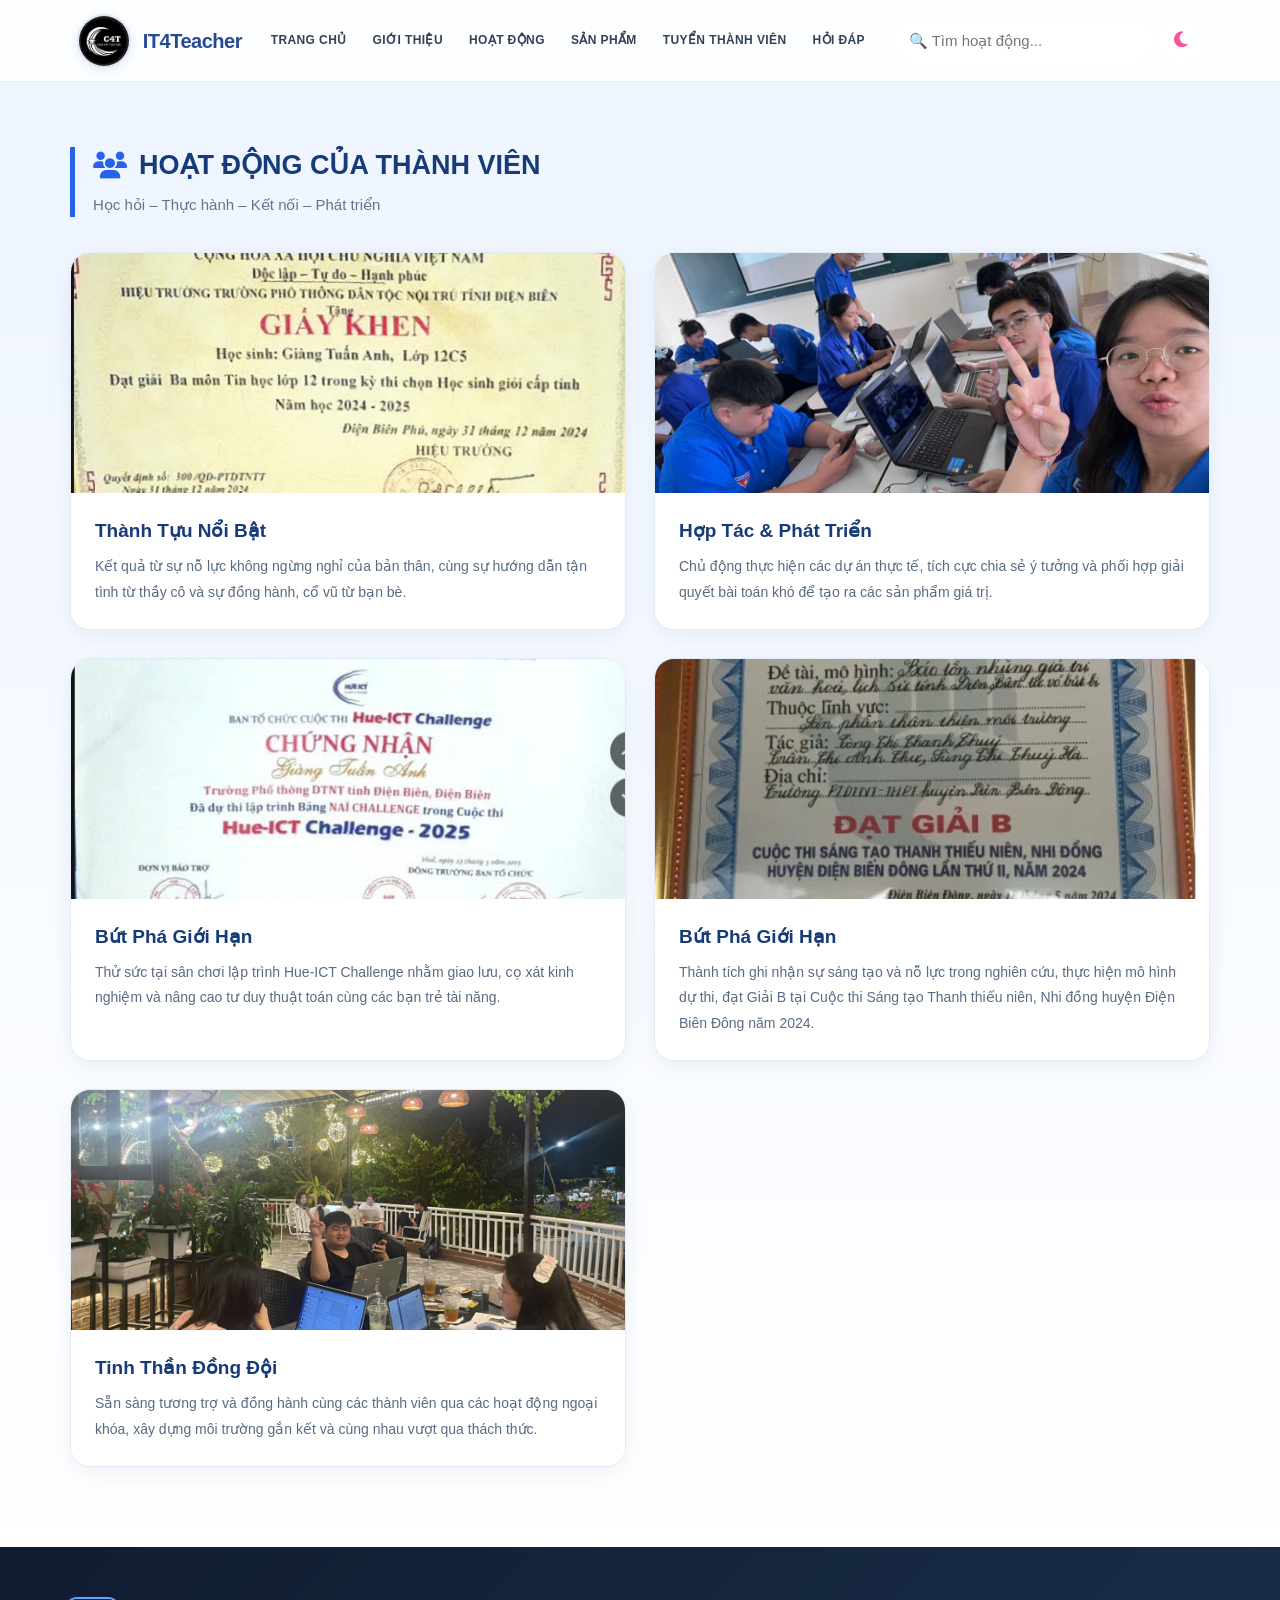
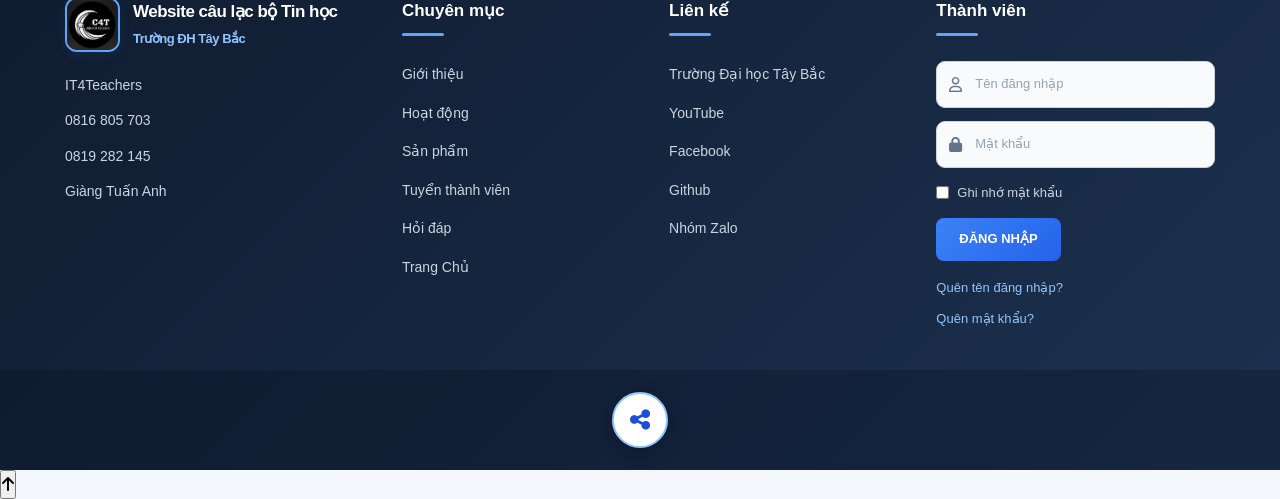
<file: HTML/HoatDong.html>
<!DOCTYPE html>
<html lang="vi">
  <head>
    <meta charset="UTF-8" />
    <meta name="viewport" content="width=device-width, initial-scale=1.0" />
    <title>IT4Teacher</title>
    <link
      rel="stylesheet"
      href="https://cdnjs.cloudflare.com/ajax/libs/font-awesome/6.4.0/css/all.min.css"
    />
    <link rel="icon" type="image/x-icon" href="/images/fchoise.jpg">
    <link rel="stylesheet" href="/CSS/styles.css" />
    <link rel="stylesheet" href="/CSS/HoatDong.css" />
    <link rel="stylesheet" href="/CSS/foot.css"/>
    <link rel="stylesheet" href="/CSS/DoiMau.css">
    <link rel="stylesheet" href="/CSS/search.css"/>
  </head>
  <body>
    <div class="overlay" id="overlay" onclick="toggleMenu()"></div>
    <header class="navbar">
      <a href="index.html" class="nav-brand">
        <img src="/images/fchoise.jpg" alt="Logo" class="logo-img" />
        <span class="logo-text">IT4Teacher</span>
      </a>
      <ul class="nav-links">
        <li><a href="index.html">TRANG CHỦ</a></li>
        <li><a href="GioiThieu.html">GIỚI THIỆU</a></li>
        <li><a href="HoatDong.html">HOẠT ĐỘNG</a></li>
        <li><a href="SanPham.html">SẢN PHẨM</a></li>
        <li><a href="TuyenThanhVien.html">TUYỂN THÀNH VIÊN</a></li>
        <li><a href="HoiDap.html">HỎI ĐÁP</a></li>
      </ul>
      <div class="header-right">

        <input
            type="text"
            id="searchMember"
            placeholder="🔍 Tìm hoạt động...">

        <button id="themeToggle">
            <i class="fa-solid fa-moon"></i>
        </button>

      </div>
      <button class="hamburger-btn" onclick="toggleMenu()">
        <i class="fa-solid fa-bars"></i>
      </button>
    </header>
    <aside class="mobile-menu" id="mobileMenu">
      <div class="mobile-menu-header">
        <img src="/images/fchoise.jpg" alt="Logo" class="logo-img" />
        <button class="close-btn" onclick="toggleMenu()">
          <i class="fa-solid fa-xmark"></i>
        </button>
      </div>
      <ul class="mobile-nav-links">
        <li><a href="index.html" class="active">TRANG CHỦ</a></li>
        <li><a href="GioiThieu.html">GIỚI THIỆU</a></li>
        <li><a href="HoatDong.html">HOẠT ĐỘNG</a></li>
        <li><a href="SanPham.html">SẢN PHẨM</a></li>
        <li><a href="TuyenThanhVien.html">TUYỂN THÀNH VIÊN</a></li>
        <li><a href="HoiDap.html">HỎI ĐÁP</a></li>
      </ul>
    </aside>
    <section class="activities-section">
      <div class="container">
        <div class="section-header">
          <h2 class="section-title">
            <i class="fa-solid fa-users"></i> HOẠT ĐỘNG CỦA THÀNH VIÊN
          </h2>
          <p class="section-subtitle">
            Học hỏi – Thực hành – Kết nối – Phát triển
          </p>
        </div>
        <div class="activity-grid">
          <div class="activity-card">
            <div class="card-image">
              <img
                src="/images/HSG.jpg"
                alt="Workshop công nghệ"
              />
            </div>
            <div class="card-body">
              <div class="card-content">
                <h3 class="card-title">Thành Tựu Nổi Bật</h3>
                <p class="card-text">
                  Kết quả từ sự nỗ lực không ngừng nghỉ của bản thân, 
                  cùng sự hướng dẫn tận tình từ thầy cô và sự đồng hành, cổ vũ từ bạn bè.
                </p>
              </div>
            </div>
          </div>
          <div class="activity-card">
            <div class="card-image">
              <img
                src="/images/htvpt.jpg"
                alt="Cùng nhau phát triển"
              />
            </div>
            <div class="card-body">
              <div class="card-content">
                <h3 class="card-title">Hợp Tác & Phát Triển</h3>
                <p class="card-text">
                  Chủ động thực hiện các dự án thực tế, tích cực chia sẻ ý 
                  tưởng và phối hợp giải quyết bài toán khó để tạo ra các sản phẩm giá trị.
                </p>
              </div>
            </div>
          </div>
          <div class="activity-card">
            <div class="card-image">
              <img
                src="/images/HUEICT.jpg"
                alt="Chinh phục thử thách"
              />
            </div>
            <div class="card-body">
              <div class="card-content">
                <h3 class="card-title">Bứt Phá Giới Hạn</h3>
                <p class="card-text">
                  Thử sức tại sân chơi lập trình Hue-ICT Challenge nhằm giao lưu, 
                  cọ xát kinh nghiệm và nâng cao tư duy thuật toán cùng các bạn trẻ tài năng.
                </p>
              </div>
            </div>
          </div>
          <div class="activity-card">
            <div class="card-image">
              <img
                src="/images/CHT.jpg"
                alt="Chinh phục thử thách"
              />
            </div>
            <div class="card-body">
              <div class="card-content">
                <h3 class="card-title">Bứt Phá Giới Hạn</h3>
                <p class="card-text">
                  Thành tích ghi nhận sự sáng tạo và nỗ lực trong nghiên cứu, 
                  thực hiện mô hình dự thi, đạt Giải B tại Cuộc thi Sáng tạo Thanh thiếu niên, 
                  Nhi đồng huyện Điện Biên Đông năm 2024.
                </p>
              </div>
            </div>
          </div>
          <div class="activity-card">
            <div class="card-image">
              <img
                src="/images/anhnhom1.jpg"
                alt="Gắn kết thành viên"
              />
            </div>
            <div class="card-body">
              <div class="card-content">
                <h3 class="card-title">Tinh Thần Đồng Đội</h3>
                <p class="card-text">
                  Sẵn sàng tương trợ và đồng hành cùng các thành viên qua các hoạt động ngoại khóa,
                  xây dựng môi trường gắn kết và cùng nhau vượt qua thách thức.
                </p>
              </div>
            </div>
          </div>
        </div>
      </div>
    </section>
    <footer class="footer">
      <div class="container">
        <div class="footer-top">
          <div class="footer-col brand-col">
            <div class="footer-logo">
              <img src="/images/fchoise.jpg" alt="Logo" class="logo-img" />
              <div class="logo-text">
                <h2>Website câu lạc bộ Tin học</h2>
                <p>Trường ĐH Tây Bắc</p>
              </div>
            </div>
            <ul class="contact-list">
              <li>IT4Teachers</li>
              <li>0816 805 703</li>
              <li>0819 282 145</li>
              <li>Giàng Tuấn Anh</li>
            </ul>
          </div>
          <div class="footer-col">
            <h4>Chuyên mục</h4>
            <ul>
              <li><a href="#">Giới thiệu</a></li>
              <li><a href="#">Hoạt động</a></li>
              <li><a href="#">Sản phẩm</a></li>
              <li><a href="#">Tuyển thành viên</a></li>
              <li><a href="#">Hỏi đáp</a></li>
              <li><a href="#">Trang Chủ</a></li>
            </ul>
          </div>
          <div class="footer-col">
            <h4>Liên kế</h4>
            <ul>
              <li><a href="https://utb.edu.vn/">Trường Đại học Tây Bắc</a></li>
              <li><a href="https://www.youtube.com/@IT4Teachers" target="_blank">YouTube</a></li>
              <li><a href="https://www.facebook.com/profile.php?id=61595303782713" target="_blank">Facebook</a></li>
              <li><a href="https://github.com/anhgtk66sptin-coder" target="_blank">Github</a></li>
              <li><a href="https://zalo.me/g/u2xyxccbri2n28fqqncn" target="_blank">Nhóm Zalo</a></li>
            </ul>
          </div>
          <div class="footer-col login-col">
            <h4>Thành viên</h4>
            <form class="login-form" action="#" method="POST">
              <div class="input-box">
                <i class="fa-regular fa-user"></i>
                <input type="text" placeholder="Tên đăng nhập" required />
              </div>
              <div class="input-box">
                <i class="fa-solid fa-lock"></i>
                <input type="password" placeholder="Mật khẩu" required />
              </div>
              <div class="remember-box">
                <label>
                  <input type="checkbox" /> Ghi nhớ mật khẩu
                </label>
              </div>
              <button type="submit" class="btn-login">ĐĂNG NHẬP</button>
              <div class="login-links">
                <a href="#">Quên tên đăng nhập?</a>
                <a href="#">Quên mật khẩu?</a>
              </div>
            </form>
          </div>
        </div>
      </div>
      <div class="share-menu">
        <a href="https://www.facebook.com/profile.php?id=61595303782713"  target="_blank" class="share-item facebook">
            <i class="fa-brands fa-facebook-f"></i>
        </a>
        <a href="https://www.youtube.com/@IT4Teachers"  target="_blank" class="share-item youtube">
            <i class="fa-brands fa-youtube"></i>
        </a>
        <a href="https://www.instagram.com/?hl=en"  target="_blank" class="share-item instagram">
            <i class="fa-brands fa-instagram"></i>
        </a>
        <a href="https://zalo.me/g/u2xyxccbri2n28fqqncn"  target="_blank" class="share-item zalo">
            Z
        </a>
        <a href="https://github.com/"  target="_blank" class="share-item github">
            <i class="fa-brands fa-github"></i>
        </a>
        <button class="share-button" id="shareButton">
            <i class="fa-solid fa-share-nodes"></i>
        </button>
      </div>
    </footer>
    <script src="/JAVASCRIPT/script.js"></script>
    <script src="/JAVASCRIPT/dieuhuong.js"></script>
    <script src="/JAVASCRIPT/footer.js"></script>
    <script src="/JAVASCRIPT/hoatdong.js"></script>
    <script src="/JAVASCRIPT/DoiDaoDienVaTimKiemThanhVien.js"></script>
  </body>
</html>
</file>
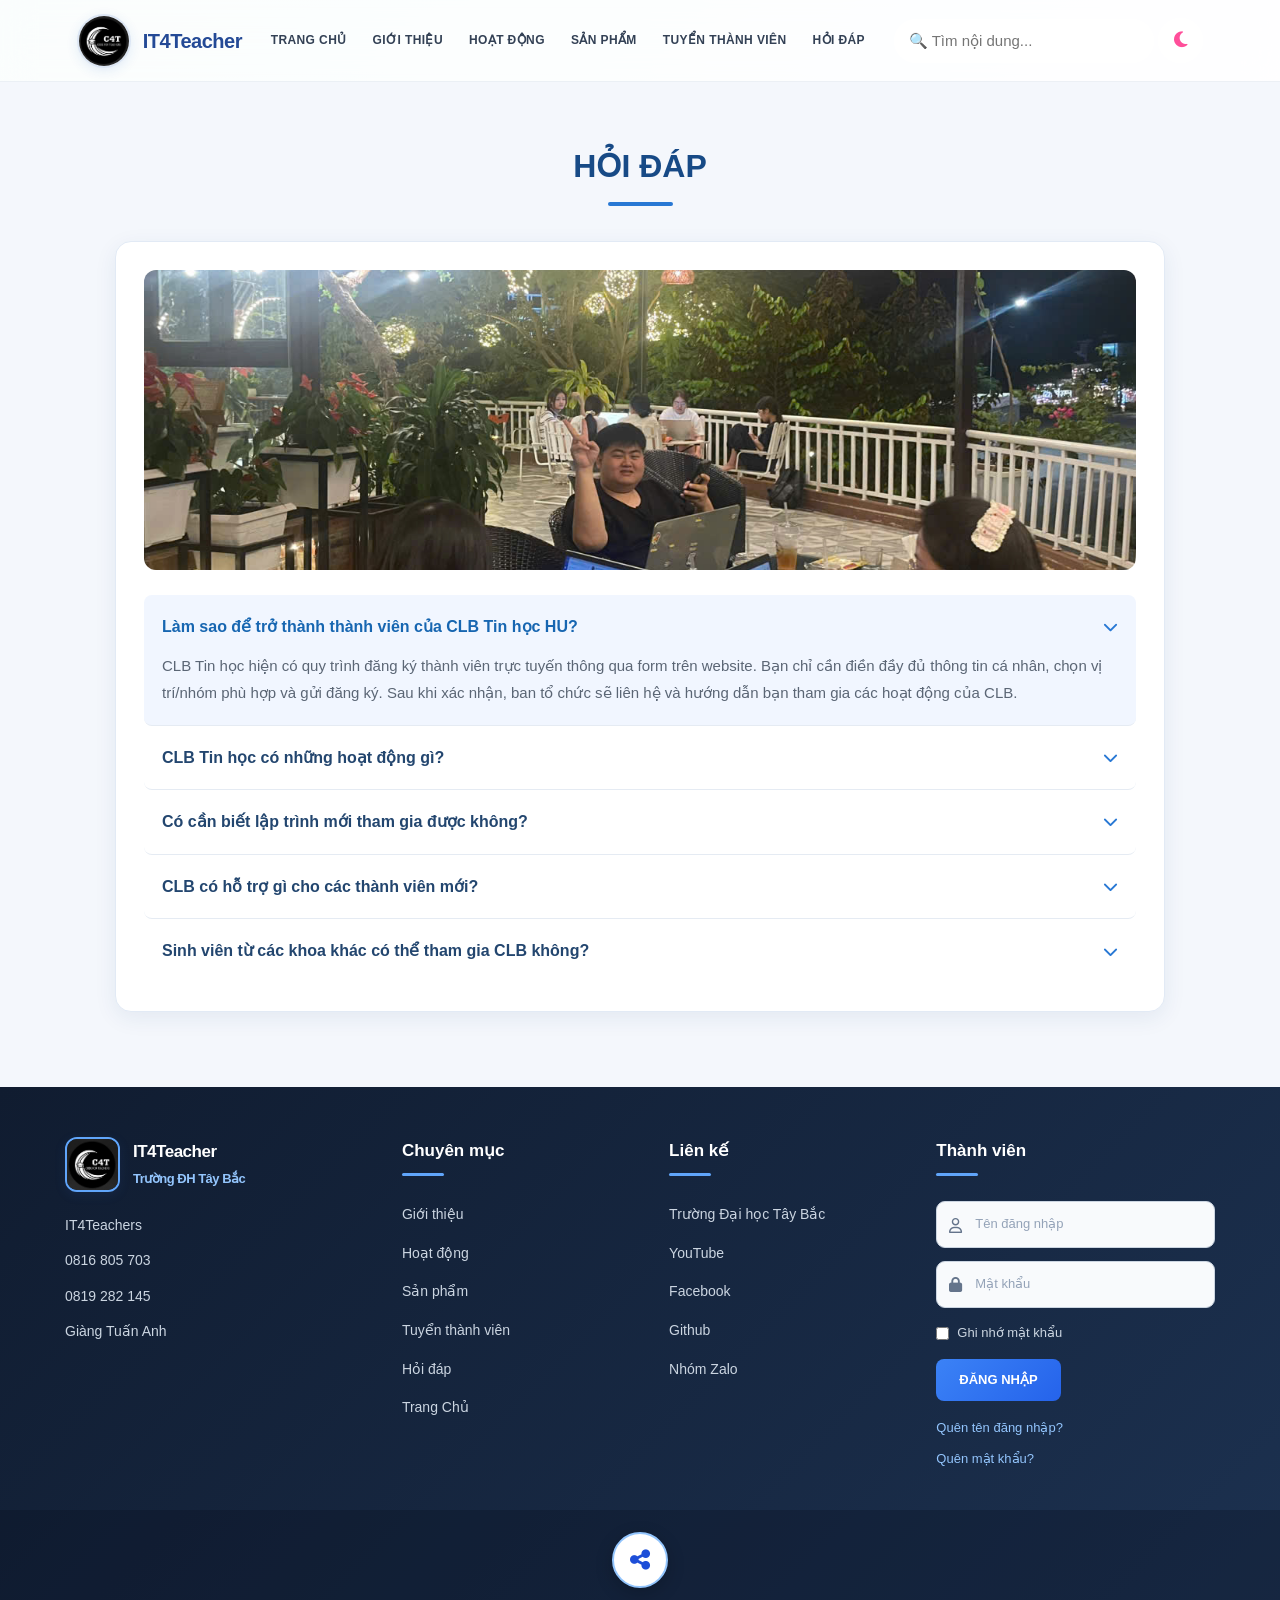
<file: HTML/HoiDap.html>
<!DOCTYPE html>
<html lang="vi">
  <head>
    <meta charset="UTF-8" />
    <meta name="viewport" content="width=device-width, initial-scale=1.0" />
    <title>IT4Teacher</title>
    <link
      rel="stylesheet"
      href="https://cdnjs.cloudflare.com/ajax/libs/font-awesome/6.4.0/css/all.min.css"
    />
    <link rel="icon" type="image/x-icon" href="/images/fchoise.jpg">
    <link rel="stylesheet" href="/CSS/styles.css" />
    <link rel="stylesheet" href="/CSS/HoiDap.css" />
    <link rel="stylesheet" href="/CSS/foot.css"/>
    <link rel="stylesheet" href="/CSS/DoiMau.css">
    <link rel="stylesheet" href="/CSS/search.css"/>
  </head>
  <body>
    <div class="overlay" id="overlay" onclick="toggleMenu()"></div>
    <header class="navbar">
      <a href="1TrangChu.html" class="nav-brand">
        <img src="/images/fchoise.jpg" alt="Logo" class="logo-img" />
        <span class="logo-text">IT4Teacher</span>
      </a>
      <ul class="nav-links">
        <li><a href="index.html">TRANG CHỦ</a></li>
        <li><a href="GioiThieu.html">GIỚI THIỆU</a></li>
        <li><a href="HoatDong.html">HOẠT ĐỘNG</a></li>
        <li><a href="SanPham.html">SẢN PHẨM</a></li>
        <li><a href="TuyenThanhVien.html">TUYỂN THÀNH VIÊN</a></li>
        <li><a href="HoiDap.html">HỎI ĐÁP</a></li>
      </ul>
      <div class="header-right">

        <input
            type="text"
            id="searchMember"
            placeholder="🔍 Tìm nội dung...">

        <button id="themeToggle">
            <i class="fa-solid fa-moon"></i>
        </button>

      </div>
      <button class="hamburger-btn" onclick="toggleMenu()">
        <i class="fa-solid fa-bars"></i>
      </button>
    </header>
    <aside class="mobile-menu" id="mobileMenu">
      <div class="mobile-menu-header">
        <img src="/images/fchoise.jpg" alt="Logo" class="logo-img" />
        <button class="close-btn" onclick="toggleMenu()">
          <i class="fa-solid fa-xmark"></i>
        </button>
      </div>
      <ul class="mobile-nav-links">
        <li><a href="index.html" class="active">TRANG CHỦ</a></li>
        <li><a href="GioiThieu.html">GIỚI THIỆU</a></li>
        <li><a href="HoatDong.html">HOẠT ĐỘNG</a></li>
        <li><a href="SanPham.html">SẢN PHẨM</a></li>
        <li><a href="TuyenThanhVien.html">TUYỂN THÀNH VIÊN</a></li>
        <li><a href="HoiDap.html">HỎI ĐÁP</a></li>
      </ul>
    </aside>
    <section class="faq-section">
      <div class="faq-container">
        <div class="faq-header">
          <h2 class="faq-title">HỎI ĐÁP</h2>
          <div class="title-line"></div>
        </div>
        <div class="faq-card">
          <div class="faq-image-box">
            <img src="/images/anhnhom1.jpg" alt="hoidap" class="faq-image">
          </div>
          <div class="faq-accordion">
            <div class="faq-item active">
              <div class="faq-question">
                <h3>Làm sao để trở thành thành viên của CLB Tin học HU?</h3>
                <i class="fa-solid fa-chevron-up faq-icon"></i>
              </div>
              <div class="faq-answer">
                <p>
                  CLB Tin học hiện có quy trình đăng ký thành viên trực tuyến thông qua form trên website. Bạn chỉ cần điền đầy đủ thông tin cá nhân, chọn vị trí/nhóm phù hợp và gửi đăng ký. Sau khi xác nhận, ban tổ chức sẽ liên hệ và hướng dẫn bạn tham gia các hoạt động của CLB.
                </p>
              </div>
            </div>
            <div class="faq-item">
              <div class="faq-question">
                <h3>CLB Tin học có những hoạt động gì?</h3>
                <i class="fa-solid fa-chevron-down faq-icon"></i>
              </div>
              <div class="faq-answer">
                <p>
                  CLB tổ chức đa dạng các hoạt động như workshop công nghệ, cuộc thi lập trình nội bộ, các dự án thực tế, các buổi sinh hoạt chuyên môn định kỳ và sự kiện teambuilding gắn kết.
                </p>
              </div>
            </div>
            <div class="faq-item">
              <div class="faq-question">
                <h3>Có cần biết lập trình mới tham gia được không?</h3>
                <i class="fa-solid fa-chevron-down faq-icon"></i>
              </div>
              <div class="faq-answer">
                <p>
                  Không bắt buộc. CLB hoan nghênh tất cả các bạn có niềm đam mê với công nghệ. Chúng mình có lộ trình training từ cơ bản đến nâng cao dành riêng cho thành viên mới.
                </p>
              </div>
            </div>
            <div class="faq-item">
              <div class="faq-question">
                <h3>CLB có hỗ trợ gì cho các thành viên mới?</h3>
                <i class="fa-solid fa-chevron-down faq-icon"></i>
              </div>
              <div class="faq-answer">
                <p>
                  Thành viên mới sẽ được tham gia chuỗi buổi huấn luyện kỹ năng, có các anh chị mentor trực tiếp hướng dẫn và giải đáp thắc mắc trong suốt quá trình học tập.
                </p>
              </div>
            </div>
            <div class="faq-item">
              <div class="faq-question">
                <h3>Sinh viên từ các khoa khác có thể tham gia CLB không?</h3>
                <i class="fa-solid fa-chevron-down faq-icon"></i>
              </div>
              <div class="faq-answer">
                <p>
                  Có. CLB luôn chào đón các bạn sinh viên đến từ mọi khoa/chuyên ngành có tinh thần học hỏi và mong muốn phát triển bản thân.
                </p>
              </div>
            </div>
          </div>
        </div>
      </div>
    </section>
    <footer class="footer">
      <div class="container">
        <div class="footer-top">
          <div class="footer-col brand-col">
            <div class="footer-logo">
              <img src="/images/fchoise.jpg" alt="Logo" class="logo-img" />
              <div class="logo-text">
                <h2>IT4Teacher</h2>
                <p>Trường ĐH Tây Bắc</p>
              </div>
            </div>
            <ul class="contact-list">
              <li>IT4Teachers</li>
              <li>0816 805 703</li>
              <li>0819 282 145</li>
              <li>Giàng Tuấn Anh</li>
            </ul>
          </div>
          <div class="footer-col">
            <h4>Chuyên mục</h4>
            <ul>
              <li><a href="#">Giới thiệu</a></li>
              <li><a href="#">Hoạt động</a></li>
              <li><a href="#">Sản phẩm</a></li>
              <li><a href="#">Tuyển thành viên</a></li>
              <li><a href="#">Hỏi đáp</a></li>
              <li><a href="#">Trang Chủ</a></li>
            </ul>
          </div>
          <div class="footer-col">
            <h4>Liên kế</h4>
            <ul>
              <li><a href="https://utb.edu.vn/">Trường Đại học Tây Bắc</a></li>
              <li><a href="https://www.youtube.com/@IT4Teachers" target="_blank">YouTube</a></li>
              <li><a href="https://www.facebook.com/profile.php?id=61595303782713" target="_blank">Facebook</a></li>
              <li><a href="https://github.com/anhgtk66sptin-coder" target="_blank">Github</a></li>
              <li><a href="https://zalo.me/g/u2xyxccbri2n28fqqncn" target="_blank">Nhóm Zalo</a></li>
            </ul>
          </div>
          <div class="footer-col login-col">
            <h4>Thành viên</h4>
            <form class="login-form" action="#" method="POST">
              <div class="input-box">
                <i class="fa-regular fa-user"></i>
                <input type="text" placeholder="Tên đăng nhập" required />
              </div>
              <div class="input-box">
                <i class="fa-solid fa-lock"></i>
                <input type="password" placeholder="Mật khẩu" required />
              </div>
              <div class="remember-box">
                <label>
                  <input type="checkbox" /> Ghi nhớ mật khẩu
                </label>
              </div>
              <button type="submit" class="btn-login">ĐĂNG NHẬP</button>
              <div class="login-links">
                <a href="#">Quên tên đăng nhập?</a>
                <a href="#">Quên mật khẩu?</a>
              </div>
            </form>
          </div>
        </div>
      </div>
      <div class="share-menu">
        <a href="https://www.facebook.com/profile.php?id=61595303782713"  target="_blank" class="share-item facebook">
            <i class="fa-brands fa-facebook-f"></i>
        </a>
        <a href="https://www.youtube.com/@IT4Teachers"  target="_blank" class="share-item youtube">
            <i class="fa-brands fa-youtube"></i>
        </a>
        <a href="https://www.instagram.com/?hl=en"  target="_blank" class="share-item instagram">
            <i class="fa-brands fa-instagram"></i>
        </a>
        <a href="https://zalo.me/g/u2xyxccbri2n28fqqncn"  target="_blank" class="share-item zalo">
            Z
        </a>
        <a href="https://github.com/"  target="_blank" class="share-item github">
            <i class="fa-brands fa-github"></i>
        </a>
        <button class="share-button" id="shareButton">
            <i class="fa-solid fa-share-nodes"></i>
        </button>
      </div>
    </footer>
    <script src="/JAVASCRIPT/script.js"></script>
    <script src="/JAVASCRIPT/dieuhuong.js"></script>
    <script src="/JAVASCRIPT/hoidap.js"></script>
    <script src="/JAVASCRIPT/footer.js"></script>
    <script src="/JAVASCRIPT/DoiDaoDienVaTimKiemThanhVien.js"></script>
  </body>
</html>
</file>
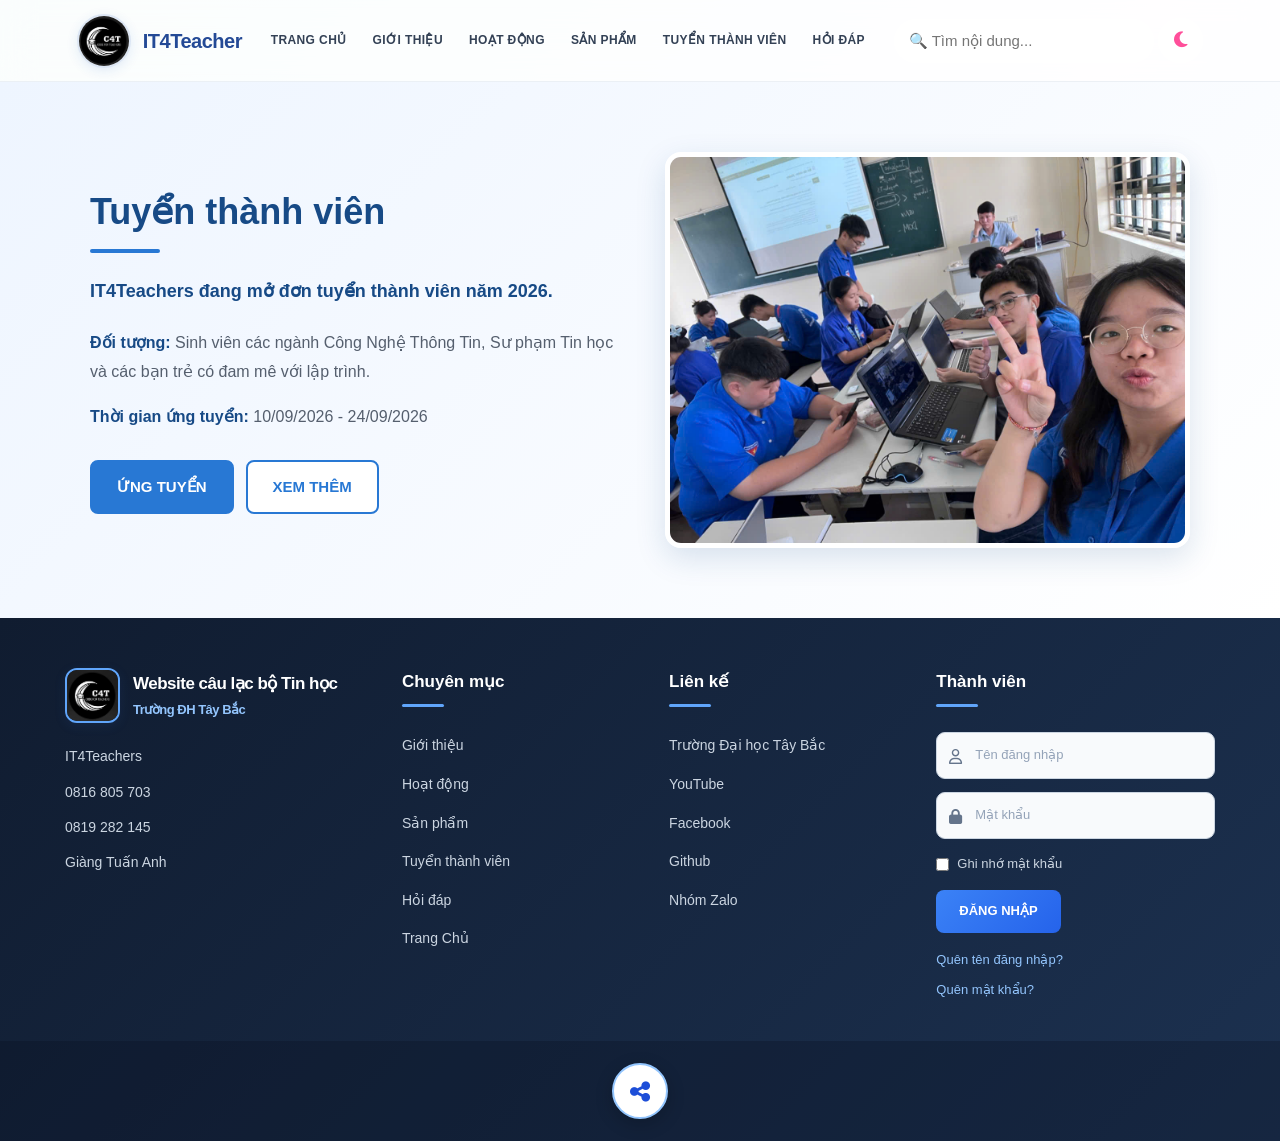
<file: HTML/TuyenThanhVien.html>
<!DOCTYPE html>
<html lang="vi">
  <head>
    <meta charset="UTF-8" />
    <meta name="viewport" content="width=device-width, initial-scale=1.0" />
    <title>IT4Teacher</title>
    <link
      rel="stylesheet"
      href="https://cdnjs.cloudflare.com/ajax/libs/font-awesome/6.4.0/css/all.min.css"
    />
    <link rel="icon" type="image/x-icon" href="/images/fchoise.jpg">
    <link rel="stylesheet" href="/CSS/styles.css" />
    <link rel="stylesheet" href="/CSS/tuyenthanhvien.css" />
    <link rel="stylesheet" href="/CSS/foot.css"/>
    <link rel="stylesheet" href="/CSS/DoiMau.css">
    <link rel="stylesheet" href="/CSS/search.css"/>
  </head>
  <body>
    <div class="overlay" id="overlay" onclick="toggleMenu()"></div>
    <header class="navbar">
      <a href="index.html" class="nav-brand">
        <img src="/images/fchoise.jpg" alt="Logo" class="logo-img" />
        <span class="logo-text">IT4Teacher</span>
      </a>
      <ul class="nav-links">
        <li><a href="index.html">TRANG CHỦ</a></li>
        <li><a href="GioiThieu.html">GIỚI THIỆU</a></li>
        <li><a href="HoatDong.html">HOẠT ĐỘNG</a></li>
        <li><a href="SanPham.html">SẢN PHẨM</a></li>
        <li><a href="TuyenThanhVien.html">TUYỂN THÀNH VIÊN</a></li>
        <li><a href="HoiDap.html">HỎI ĐÁP</a></li>
      </ul>
      <div class="header-right">

        <input
            type="text"
            id="searchMember"
            placeholder="🔍 Tìm nội dung...">

        <button id="themeToggle">
            <i class="fa-solid fa-moon"></i>
        </button>

      </div>
      <button class="hamburger-btn" onclick="toggleMenu()">
        <i class="fa-solid fa-bars"></i>
      </button>
    </header>
    <aside class="mobile-menu" id="mobileMenu">
      <div class="mobile-menu-header">
        <img src="/images/fchoise.jpg" alt="Logo" class="logo-img" />
        <button class="close-btn" onclick="toggleMenu()">
          <i class="fa-solid fa-xmark"></i>
        </button>
      </div>
      <ul class="mobile-nav-links">
        <li><a href="index.html" class="active">TRANG CHỦ</a></li>
        <li><a href="GioiThieu.html">GIỚI THIỆU</a></li>
        <li><a href="HoatDong.html">HOẠT ĐỘNG</a></li>
        <li><a href="SanPham.html">SẢN PHẨM</a></li>
        <li><a href="TuyenThanhVien.html">TUYỂN THÀNH VIÊN</a></li>
        <li><a href="HoiDap.html">HỎI ĐÁP</a></li>
      </ul>
    </aside>
    <section class="tuyen-dung">
      <div class="container">
        <div class="content">
          <h2>Tuyển thành viên</h2>
          <p class="mo-ta">
            IT4Teachers đang mở đơn tuyển thành viên năm 2026.
          </p>
          <p>
            <strong>Đối tượng:</strong> Sinh viên các ngành Công Nghệ Thông Tin,
             Sư phạm Tin học và các bạn trẻ có đam mê với lập trình.
          </p>
          <p>
            <strong>Thời gian ứng tuyển:</strong> 10/09/2026 - 24/09/2026
          </p>
          <div class="buttons">
            <a href="https://forms.gle/EobEHZ3daLaqxah69" target="_blank" class="btn btn-ung-tuyen">ỨNG TUYỂN</a>
            <a href="/HTML/Xemthem.html" class="btn btn-xem-them">XEM THÊM</a>
          </div>
        </div>
        <div class="image-box">
          <img src="/images/htvpt.jpg" alt="CLB Lập trình PTIT">
        </div>
      </div>
    </section>
    <footer class="footer">
      <div class="container">
        <div class="footer-top">
          <div class="footer-col brand-col">
            <div class="footer-logo">
              <img src="/images/fchoise.jpg" alt="Logo" class="logo-img" />
              <div class="logo-text">
                <h2>Website câu lạc bộ Tin học</h2>
                <p>Trường ĐH Tây Bắc</p>
              </div>
            </div>
            <ul class="contact-list">
              <li>IT4Teachers</li>
              <li>0816 805 703</li>
              <li>0819 282 145</li>
              <li>Giàng Tuấn Anh</li>
            </ul>
          </div>
          <div class="footer-col">
            <h4>Chuyên mục</h4>
            <ul>
              <li><a href="#">Giới thiệu</a></li>
              <li><a href="#">Hoạt động</a></li>
              <li><a href="#">Sản phẩm</a></li>
              <li><a href="#">Tuyển thành viên</a></li>
              <li><a href="#">Hỏi đáp</a></li>
              <li><a href="#">Trang Chủ</a></li>
            </ul>
          </div>
          <div class="footer-col">
            <h4>Liên kế</h4>
            <ul>
              <li><a href="https://utb.edu.vn/">Trường Đại học Tây Bắc</a></li>
              <li><a href="https://www.youtube.com/@IT4Teachers" target="_blank">YouTube</a></li>
              <li><a href="https://www.facebook.com/profile.php?id=61595303782713" target="_blank">Facebook</a></li>
              <li><a href="https://github.com/anhgtk66sptin-coder" target="_blank">Github</a></li>
              <li><a href="https://zalo.me/g/u2xyxccbri2n28fqqncn" target="_blank">Nhóm Zalo</a></li>
            </ul>
          </div>
          <div class="footer-col login-col">
            <h4>Thành viên</h4>
            <form class="login-form" action="#" method="POST">
              <div class="input-box">
                <i class="fa-regular fa-user"></i>
                <input type="text" placeholder="Tên đăng nhập" required />
              </div>
              <div class="input-box">
                <i class="fa-solid fa-lock"></i>
                <input type="password" placeholder="Mật khẩu" required />
              </div>
              <div class="remember-box">
                <label>
                  <input type="checkbox" /> Ghi nhớ mật khẩu
                </label>
              </div>
              <button type="submit" class="btn-login">ĐĂNG NHẬP</button>
              <div class="login-links">
                <a href="#">Quên tên đăng nhập?</a>
                <a href="#">Quên mật khẩu?</a>
              </div>
            </form>
          </div>
        </div>
      </div>
      <div class="share-menu">
        <a href="https://www.facebook.com/profile.php?id=61595303782713"  target="_blank" class="share-item facebook">
            <i class="fa-brands fa-facebook-f"></i>
        </a>
        <a href="https://www.youtube.com/@IT4Teachers"  target="_blank" class="share-item youtube">
            <i class="fa-brands fa-youtube"></i>
        </a>
        <a href="https://www.instagram.com/?hl=en"  target="_blank" class="share-item instagram">
            <i class="fa-brands fa-instagram"></i>
        </a>
        <a href="https://zalo.me/g/u2xyxccbri2n28fqqncn"  target="_blank" class="share-item zalo">
            Z
        </a>
        <a href="https://github.com/"  target="_blank" class="share-item github">
            <i class="fa-brands fa-github"></i>
        </a>
        <button class="share-button" id="shareButton">
            <i class="fa-solid fa-share-nodes"></i>
        </button>
      </div>
    </footer>
    <script src="/JAVASCRIPT/script.js"></script>
    <script src="/JAVASCRIPT/dieuhuong.js"></script>
    <script src="/JAVASCRIPT/footer.js"></script>
    <script src="/JAVASCRIPT/DoiDaoDienVaTimKiemThanhVien.js"></script>
  </body>
</html>
</file>
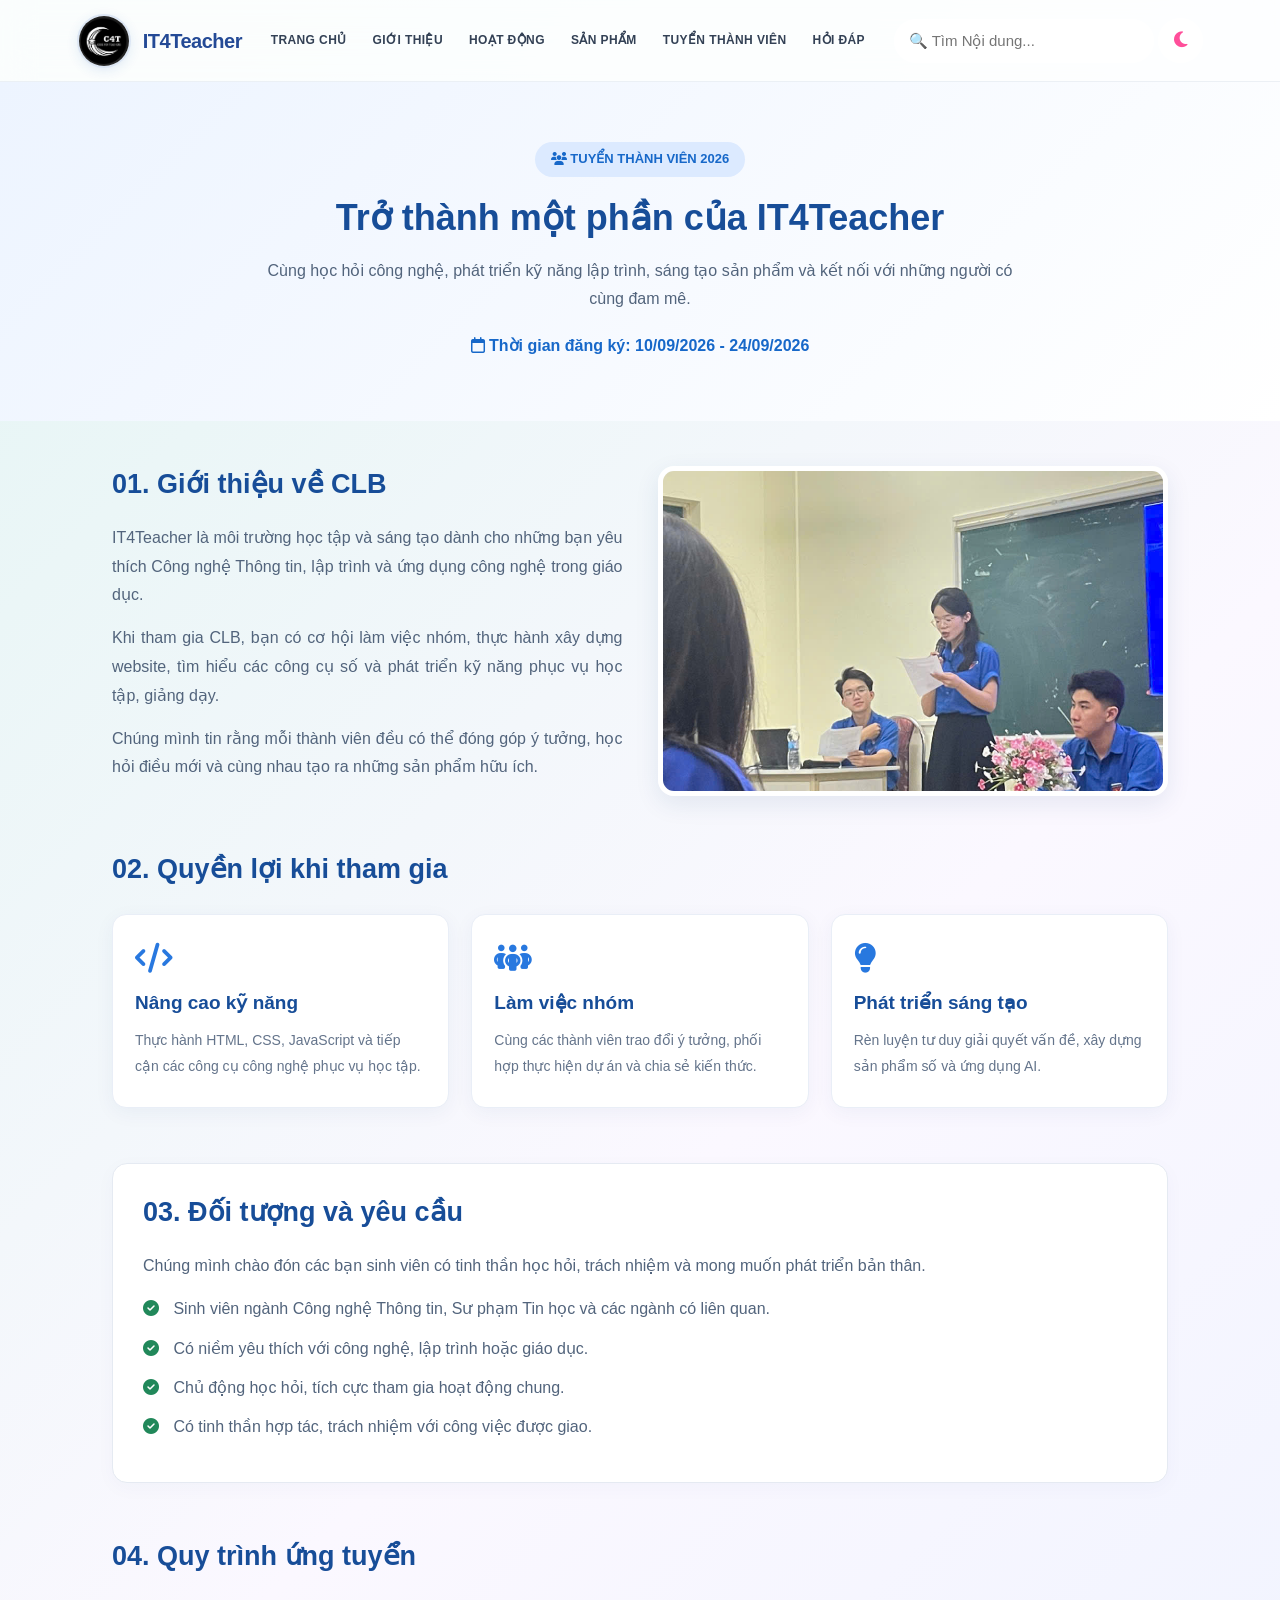
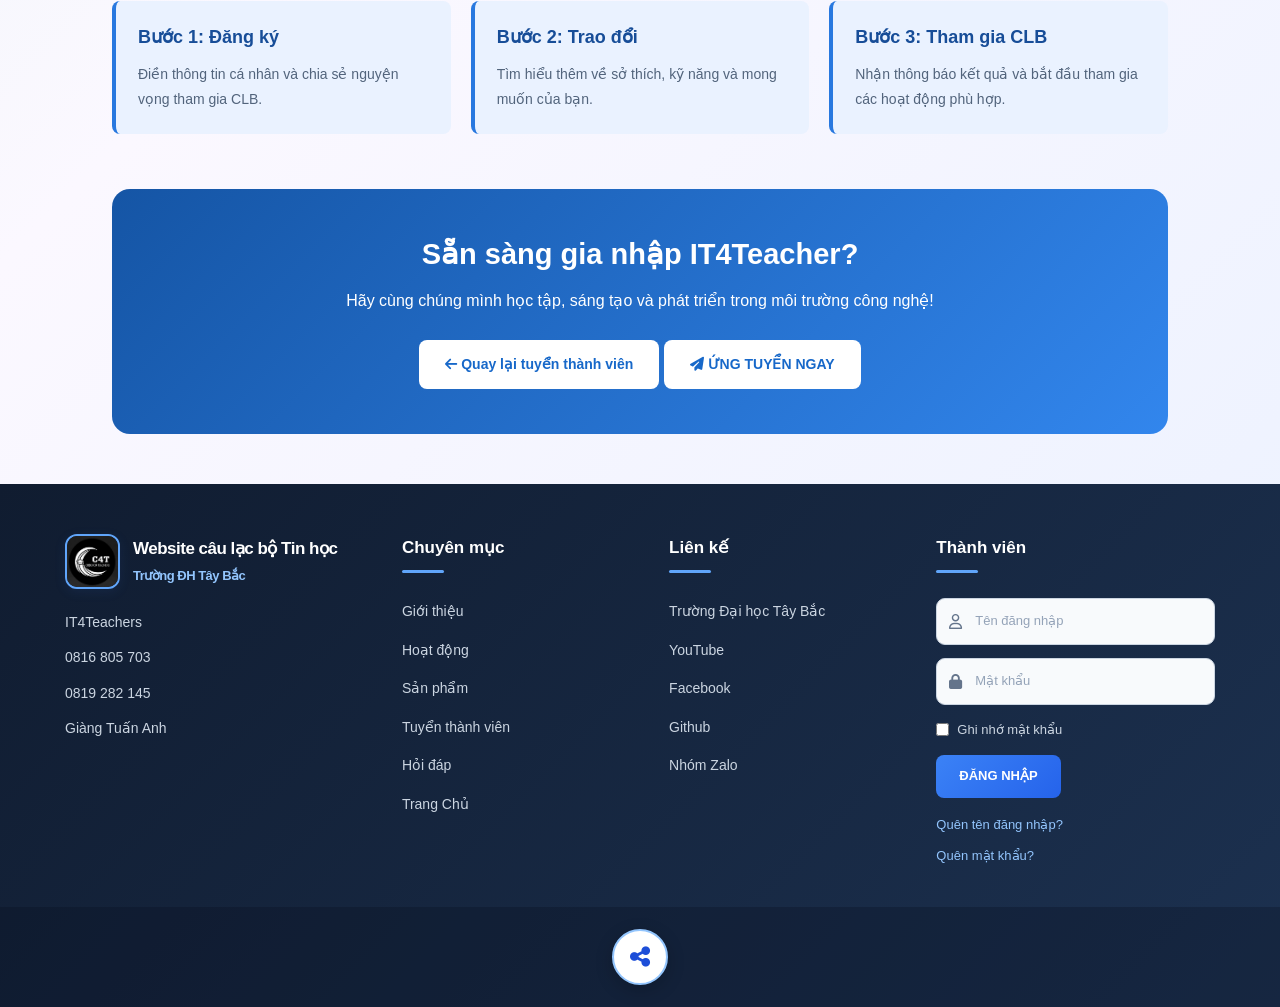
<file: HTML/Xemthem.html>
<!DOCTYPE html>
<html lang="vi">
  <head>
    <meta charset="UTF-8" />
    <meta name="viewport" content="width=device-width, initial-scale=1.0" />
    <title>IT4Teacher</title>
    <link
      rel="stylesheet"
      href="https://cdnjs.cloudflare.com/ajax/libs/font-awesome/6.4.0/css/all.min.css"
    />
    <link rel="icon" type="image/x-icon" href="/images/fchoise.jpg">
    <link rel="stylesheet" href="/CSS/styles.css" />
    <link rel="stylesheet" href="/CSS/foot.css"/>
    <link rel="stylesheet" href="/CSS/search.css">
    <link rel="stylesheet" href="/CSS/DoiMau.css">
    <link rel="stylesheet" href="/CSS/xemthem.css">
  </head>
  <body>
    <div class="overlay" id="overlay" onclick="toggleMenu()"></div>
    <header class="navbar">
      <a href="1TrangChu.html" class="nav-brand" id ="vtri">
        <img src="/images/fchoise.jpg" alt="Logo" class="logo-img" />
        <span class="logo-text">IT4Teacher</span>
      </a>
      <ul class="nav-links">
        <li><a href="index.html">TRANG CHỦ</a></li>
        <li><a href="GioiThieu.html">GIỚI THIỆU</a></li>
        <li><a href="HoatDong.html">HOẠT ĐỘNG</a></li>
        <li><a href="SanPham.html">SẢN PHẨM</a></li>
        <li><a href="TuyenThanhVien.html">TUYỂN THÀNH VIÊN</a></li>
        <li><a href="HoiDap.html">HỎI ĐÁP</a></li>
      </ul>
      <div class="header-right">
        <input
            type="text"
            id="searchMember"
            placeholder="🔍 Tìm Nội dung...">

        <button id="themeToggle">
            <i class="fa-solid fa-moon"></i>
        </button>

      </div>
      <button class="hamburger-btn" onclick="toggleMenu()">
        <i class="fa-solid fa-bars"></i>
      </button>
    </header>
    <aside class="mobile-menu" id="mobileMenu">
      <div class="mobile-menu-header">
        <img src="/images/fchoise.jpg" alt="Logo" class="logo-img" />
        <button class="close-btn" onclick="toggleMenu()">
          <i class="fa-solid fa-xmark"></i>
        </button>
      </div>
      <ul class="mobile-nav-links">
        <li><a href="index.html" class="active">TRANG CHỦ</a></li>
        <li><a href="GioiThieu.html">GIỚI THIỆU</a></li>
        <li><a href="HoatDong.html">HOẠT ĐỘNG</a></li>
        <li><a href="SanPham.html">SẢN PHẨM</a></li>
        <li><a href="TuyenThanhVien.html">TUYỂN THÀNH VIÊN</a></li>
        <li><a href="HoiDap.html">HỎI ĐÁP</a></li>
      </ul>
    </aside>
    <aside class="mobile-menu" id="mobileMenu">
      <div class="mobile-menu-header">
        <img src="/images/fchoise.jpg" alt="Logo" class="logo-img" />
        <button class="close-btn" onclick="toggleMenu()">
          <i class="fa-solid fa-xmark"></i>
        </button>
      </div>
      <ul class="mobile-nav-links">
        <li><a href="index.html" class="active">TRANG CHỦ</a></li>
        <li><a href="GioiThieu.html">GIỚI THIỆU</a></li>
        <li><a href="HoatDong.html">HOẠT ĐỘNG</a></li>
        <li><a href="ThanhVien.html">THÀNH VIÊN</a></li>
        <li><a href="TinTuc.html">TIN TỨC</a></li>
        <li><a href="DangKy.html">ĐĂNG KÝ</a></li>
      </ul>
    </aside>
    <section class="banner">
        <span class="tag">
            <i class="fa-solid fa-users"></i>
            TUYỂN THÀNH VIÊN 2026
        </span>

        <h1>Trở thành một phần của IT4Teacher</h1>

        <p>
            Cùng học hỏi công nghệ, phát triển kỹ năng lập trình,
            sáng tạo sản phẩm và kết nối với những người có cùng đam mê.
        </p>

        <p class="date">
            <i class="fa-regular fa-calendar"></i>
            Thời gian đăng ký: 10/09/2026 - 24/09/2026
        </p>
    </section>

    <main class="container">
        <section class="intro">
            <div>
                <h2 class="section-title">01. Giới thiệu về CLB</h2>

                <p>
                    IT4Teacher là môi trường học tập và sáng tạo dành cho
                    những bạn yêu thích Công nghệ Thông tin, lập trình
                    và ứng dụng công nghệ trong giáo dục.
                </p>

                <p>
                    Khi tham gia CLB, bạn có cơ hội làm việc nhóm,
                    thực hành xây dựng website, tìm hiểu các công cụ số
                    và phát triển kỹ năng phục vụ học tập, giảng dạy.
                </p>

                <p>
                    Chúng mình tin rằng mỗi thành viên đều có thể
                    đóng góp ý tưởng, học hỏi điều mới và cùng nhau
                    tạo ra những sản phẩm hữu ích.
                </p>
            </div>

            <img
                src="/images/xemthem.jpg"
                alt="Các thành viên IT4Teacher học tập và làm việc nhóm">
        </section>
        <section>
            <h2 class="section-title">02. Quyền lợi khi tham gia</h2>

            <div class="cards">
                <article class="card">
                    <i class="fa-solid fa-code"></i>
                    <h3>Nâng cao kỹ năng</h3>
                    <p>
                        Thực hành HTML, CSS, JavaScript và tiếp cận
                        các công cụ công nghệ phục vụ học tập.
                    </p>
                </article>

                <article class="card">
                    <i class="fa-solid fa-people-group"></i>
                    <h3>Làm việc nhóm</h3>
                    <p>
                        Cùng các thành viên trao đổi ý tưởng,
                        phối hợp thực hiện dự án và chia sẻ kiến thức.
                    </p>
                </article>

                <article class="card">
                    <i class="fa-solid fa-lightbulb"></i>
                    <h3>Phát triển sáng tạo</h3>
                    <p>
                        Rèn luyện tư duy giải quyết vấn đề,
                        xây dựng sản phẩm số và ứng dụng AI.
                    </p>
                </article>
            </div>
        </section>
        <section class="requirements">
            <h2 class="section-title">03. Đối tượng và yêu cầu</h2>

            <p>
                Chúng mình chào đón các bạn sinh viên có tinh thần
                học hỏi, trách nhiệm và mong muốn phát triển bản thân.
            </p>

            <ul>
                <li>
                    <i class="fa-solid fa-circle-check"></i>
                    Sinh viên ngành Công nghệ Thông tin, Sư phạm Tin học
                    và các ngành có liên quan.
                </li>

                <li>
                    <i class="fa-solid fa-circle-check"></i>
                    Có niềm yêu thích với công nghệ, lập trình hoặc giáo dục.
                </li>

                <li>
                    <i class="fa-solid fa-circle-check"></i>
                    Chủ động học hỏi, tích cực tham gia hoạt động chung.
                </li>

                <li>
                    <i class="fa-solid fa-circle-check"></i>
                    Có tinh thần hợp tác, trách nhiệm với công việc được giao.
                </li>
            </ul>
        </section>
        <section>
            <h2 class="section-title">04. Quy trình ứng tuyển</h2>

            <div class="steps">
                <div class="step">
                    <h3>Bước 1: Đăng ký</h3>
                    <p>
                        Điền thông tin cá nhân và chia sẻ
                        nguyện vọng tham gia CLB.
                    </p>
                </div>

                <div class="step">
                    <h3>Bước 2: Trao đổi</h3>
                    <p>
                        Tìm hiểu thêm về sở thích, kỹ năng
                        và mong muốn của bạn.
                    </p>
                </div>

                <div class="step">
                    <h3>Bước 3: Tham gia CLB</h3>
                    <p>
                        Nhận thông báo kết quả và bắt đầu
                        tham gia các hoạt động phù hợp.
                    </p>
                </div>
            </div>
        </section>
        <section class="apply" id="ung-tuyen">
            <h2>Sẵn sàng gia nhập IT4Teacher?</h2>

            <p>
                Hãy cùng chúng mình học tập, sáng tạo
                và phát triển trong môi trường công nghệ!
            </p>

            <a href="/HTML/TuyenThanhVien.html" class="btn btn-white">
                <i class="fa-solid fa-arrow-left"></i>
                Quay lại tuyển thành viên
            </a>

            <a href="https://forms.gle/EobEHZ3daLaqxah69" class="btn btn-white" target="_blank">
                <i class="fa-solid fa-paper-plane"></i>
                ỨNG TUYỂN NGAY
            </a>
        </section>

    </main>
    <footer class="footer" id="footer">
      <div class="container">
        <div class="footer-top">
          <div class="footer-col brand-col">
            <div class="footer-logo">
              <img src="/images/fchoise.jpg" alt="Logo" class="logo-img" />
              <div class="logo-text">
                <h2>Website câu lạc bộ Tin học</h2>
                <p>Trường ĐH Tây Bắc</p>
              </div>
            </div>
            <ul class="contact-list">
              <li>IT4Teachers</li>
              <li>0816 805 703</li>
              <li>0819 282 145</li>
              <li>Giàng Tuấn Anh</li>
            </ul>
          </div>
          <div class="footer-col">
            <h4>Chuyên mục</h4>
            <ul>
              <li><a href="#">Giới thiệu</a></li>
              <li><a href="#">Hoạt động</a></li>
              <li><a href="#">Sản phẩm</a></li>
              <li><a href="#">Tuyển thành viên</a></li>
              <li><a href="#">Hỏi đáp</a></li>
              <li><a href="#">Trang Chủ</a></li>
            </ul>
          </div>
          <div class="footer-col">
            <h4>Liên kế</h4>
            <ul>
              <li><a href="https://utb.edu.vn/" target="_blank">Trường Đại học Tây Bắc</a></li>
              <li><a href="https://www.youtube.com/@IT4Teachers" target="_blank">YouTube</a></li>
              <li><a href="https://www.facebook.com/profile.php?id=61595303782713" target="_blank">Facebook</a></li>
              <li><a href="https://github.com/anhgtk66sptin-coder" target="_blank">Github</a></li>
              <li><a href="https://zalo.me/g/u2xyxccbri2n28fqqncn" target="_blank">Nhóm Zalo</a></li>
            </ul>
          </div>
          <div class="footer-col login-col">
            <h4>Thành viên</h4>
            <form class="login-form" action="#" method="POST">
              <div class="input-box">
                <i class="fa-regular fa-user"></i>
                <input type="text" placeholder="Tên đăng nhập" required />
              </div>
              <div class="input-box">
                <i class="fa-solid fa-lock"></i>
                <input type="password" placeholder="Mật khẩu" required />
              </div>
              <div class="remember-box">
                <label>
                  <input type="checkbox" /> Ghi nhớ mật khẩu
                </label>
              </div>
              <button type="submit" class="btn-login">ĐĂNG NHẬP</button>
              <div class="login-links">
                <a href="#">Quên tên đăng nhập?</a>
                <a href="#">Quên mật khẩu?</a>
              </div>
            </form>
          </div>
        </div>
      </div>
      <div class="share-menu">
        <a href="https://www.facebook.com/profile.php?id=61595303782713"  target="_blank" class="share-item facebook">
            <i class="fa-brands fa-facebook-f"></i>
        </a>
        <a href="https://www.youtube.com/@IT4Teachers"  target="_blank" class="share-item youtube">
            <i class="fa-brands fa-youtube"></i>
        </a>
        <a href="https://www.instagram.com/?hl=en"  target="_blank" class="share-item instagram">
            <i class="fa-brands fa-instagram"></i>
        </a>
        <a href="https://zalo.me/g/u2xyxccbri2n28fqqncn"  target="_blank" class="share-item zalo">
            Z
        </a>
        <a href="https://github.com/"  target="_blank" class="share-item github">
            <i class="fa-brands fa-github"></i>
        </a>
        <button class="share-button" id="shareButton">
            <i class="fa-solid fa-share-nodes"></i>
        </button>
      </div>
    </footer>
    <script src="/JAVASCRIPT/script.js"></script>
    <script src="/JAVASCRIPT/dieuhuong.js"></script>
    <script src="/JAVASCRIPT/footer.js"></script>
    <script src="/JAVASCRIPT/searchtt.js"></script>
    <script src="/JAVASCRIPT/DoiDaoDienVaTimKiemThanhVien.js"></script>
</body>
</html>
</file>
<file: styles.css>
:root {
  --primary: #315fbd;
  --primary-dark: #244a96;
  --secondary: #7357e8;
  --text: #243047;
  --text-light: #64748b;
  --white: #ffffff;
  --border: #e2e8f0;
  --shadow: 0 8px 30px rgba(37, 69, 120, 0.10);
  --shadow-hover: 0 14px 35px rgba(49, 95, 189, 0.18);
  --radius: 18px;
  --transition: all 0.3s ease;
}

* {
  box-sizing: border-box;
  margin: 0;
  padding: 0;
}

html {
  scroll-behavior: smooth;
  scroll-padding-top: 90px;
}

body {
  font-family: Arial, Helvetica, sans-serif;
  color: var(--text);
  background: linear-gradient(
    135deg,
    #e3f5f3 0%,
    #fbf8ff 48%,
    #eaf1ff 100%
  );
  min-height: 100vh;
  overflow-x: hidden;
  padding-top: 82px;
  line-height: 1.6;
  -webkit-font-smoothing: antialiased;
}

a {
  -webkit-tap-highlight-color: transparent;
}

button,
input {
  font: inherit;
}

button,
a {
  touch-action: manipulation;
}

img {
  max-width: 100%;
}
.navbar {
  display: flex;
  justify-content: space-between;
  align-items: center;
  gap: 24px;
  padding: 12px 6%;
  min-height: 82px;

  background: rgba(255, 255, 255, 0.82);
  backdrop-filter: blur(16px);
  -webkit-backdrop-filter: blur(16px);

  position: fixed;
  top: 0;
  left: 0;
  right: 0;
  z-index: 1000;

  border-bottom: 1px solid rgba(226, 232, 240, 0.65);
  transition: var(--transition);
}

.navbar.scrolled {
  min-height: 72px;
  padding: 8px 6%;
  background: rgba(255, 255, 255, 0.97);
  box-shadow: 0 5px 25px rgba(30, 58, 100, 0.10);
  border-bottom-color: transparent;
}
.nav-brand {
  display: flex;
  align-items: center;
  gap: 12px;
  flex-shrink: 0;
  text-decoration: none;
}

#vtri {
  margin-right: 0;
}

.logo-img {
  display: block;
  width: 54px;
  height: 54px;
  object-fit: cover;
  border-radius: 50%;
  border: 2px solid rgba(49, 95, 189, 0.15);
  box-shadow: 0 3px 12px rgba(49, 95, 189, 0.12);
  transition: var(--transition);
}

.nav-brand:hover .logo-img {
  transform: rotate(-5deg) scale(1.05);
  box-shadow: 0 5px 16px rgba(49, 95, 189, 0.22);
}

.logo-text {
  color: var(--primary-dark);
  font-size: 20px;
  font-weight: 800;
  letter-spacing: -0.5px;
  white-space: nowrap;
}
.nav-links {
  display: flex;
  align-items: center;
  justify-content: center;
  gap: 26px;
  list-style: none;
}

.nav-links a {
  position: relative;
  display: inline-block;
  padding: 10px 0;

  color: #334155;
  text-decoration: none;
  font-size: 12px;
  font-weight: 700;
  letter-spacing: 0.4px;
  text-transform: uppercase;

  transition: var(--transition);
}

.nav-links a::after {
  content: "";
  position: absolute;
  left: 0;
  bottom: 3px;
  width: 0;
  height: 2px;
  border-radius: 5px;
  background: var(--primary);
  transition: width 0.3s ease;
}

.nav-links a:hover,
.nav-links a.active {
  color: var(--primary);
}

.nav-links a:hover::after,
.nav-links a.active::after {
  width: 100%;
}
.search-box {
  display: flex;
  align-items: center;
  gap: 5px;
  flex-shrink: 0;

  padding: 6px 8px 6px 14px;
  background: #f8fafc;
  border: 1px solid #dce6f5;
  border-radius: 30px;

  transition: var(--transition);
}

.search-box:hover {
  border-color: #a9c0eb;
}

.search-box:focus-within {
  background: var(--white);
  border-color: var(--primary);
  box-shadow: 0 0 0 4px rgba(49, 95, 189, 0.10);
}

.search-input {
  width: 125px;
  min-width: 0;
  padding: 4px 0;

  border: none;
  outline: none;
  background: transparent;

  color: var(--text);
  font-size: 13px;
}

.search-input::placeholder {
  color: #94a3b8;
}

.search-btn {
  display: flex;
  align-items: center;
  justify-content: center;

  width: 32px;
  height: 32px;
  border: none;
  border-radius: 50%;

  background: var(--primary);
  color: var(--white);
  cursor: pointer;
  transition: var(--transition);
}

.search-btn:hover {
  background: var(--primary-dark);
  transform: scale(1.06);
}

.search-btn:focus-visible,
.hamburger-btn:focus-visible,
.close-btn:focus-visible {
  outline: 3px solid rgba(49, 95, 189, 0.35);
  outline-offset: 3px;
}
.hamburger-btn {
  display: none;
  align-items: center;
  justify-content: center;

  width: 44px;
  height: 44px;
  flex-shrink: 0;

  border: 1px solid var(--border);
  border-radius: 12px;
  background: var(--white);
  color: var(--primary-dark);

  font-size: 23px;
  cursor: pointer;
  transition: var(--transition);
}

.hamburger-btn:hover {
  background: #edf4ff;
  border-color: #bfd1f3;
}
.overlay {
  position: fixed;
  inset: 0;
  z-index: 1090;

  background: rgba(15, 23, 42, 0.48);
  backdrop-filter: blur(3px);

  opacity: 0;
  visibility: hidden;
  pointer-events: none;
  transition: var(--transition);
}

.overlay.active {
  opacity: 1;
  visibility: visible;
  pointer-events: auto;
}
.mobile-menu {
  position: fixed;
  top: 0;
  right: 0;
  z-index: 1100;

  width: min(320px, 85vw);
  height: 100vh;
  height: 100dvh;

  display: flex;
  flex-direction: column;

  background: #ffffff;
  box-shadow: -10px 0 35px rgba(15, 23, 42, 0.12);

  transform: translateX(105%);
  visibility: hidden;
  transition:
    transform 0.35s ease,
    visibility 0.35s ease;
}

.mobile-menu.active {
  transform: translateX(0);
  visibility: visible;
}

.mobile-menu-header {
  display: flex;
  align-items: center;
  justify-content: space-between;
  gap: 12px;

  padding: 22px 20px;
  border-bottom: 1px solid var(--border);
}

.close-btn {
  display: flex;
  align-items: center;
  justify-content: center;

  width: 40px;
  height: 40px;
  border: none;
  border-radius: 12px;

  background: #f1f5f9;
  color: var(--text);
  font-size: 25px;
  cursor: pointer;
  transition: var(--transition);
}

.close-btn:hover {
  background: #fee2e2;
  color: #dc2626;
  transform: rotate(90deg);
}

.mobile-nav-links {
  width: 100%;
  margin-top: 12px;
  padding: 0 12px;
  list-style: none;
}

.mobile-nav-links li a {
  display: block;
  margin-bottom: 5px;
  padding: 14px 16px;

  border-radius: 12px;
  color: #475569;
  text-decoration: none;
  font-size: 13px;
  font-weight: 700;
  text-transform: uppercase;

  transition: var(--transition);
}

.mobile-nav-links li a:hover,
.mobile-nav-links li a.active {
  background: linear-gradient(135deg, #315fbd, #527fe0);
  color: #ffffff;
  box-shadow: 0 5px 14px rgba(49, 95, 189, 0.20);
}
.hero {
  display: flex;
  align-items: center;
  justify-content: space-between;
  gap: 55px;

  width: 100%;
  max-width: 1240px;
  min-height: 510px;
  margin: 0 auto;
  padding: 65px 6% 85px;
}

.hero-content {
  flex: 1;
  max-width: 620px;
}

.hero-title {
  margin-bottom: 24px;

  color: var(--primary);
  font-size: clamp(36px, 4.5vw, 60px);
  font-weight: 800;
  line-height: 1.15;
  letter-spacing: -1.8px;

  overflow-wrap: anywhere;
}

.hero-desc {
  max-width: 570px;
  margin-bottom: 32px;

  color: var(--text-light);
  font-size: 16px;
  line-height: 1.9;
}

.hero-buttons {
  display: flex;
  align-items: center;
  flex-wrap: wrap;
  gap: 14px;
}
.btn-primary {
  display: inline-flex;
  align-items: center;
  justify-content: center;
  gap: 8px;

  min-height: 48px;
  padding: 13px 27px;
  border: 1px solid transparent;
  border-radius: 30px;

  background: linear-gradient(135deg, #7357e8, #315fbd);
  color: #ffffff;
  text-decoration: none;
  text-align: center;
  font-size: 14px;
  font-weight: 700;

  box-shadow: 0 7px 20px rgba(91, 79, 207, 0.25);
  transition: var(--transition);
}

.btn-primary:hover {
  transform: translateY(-3px);
  box-shadow: 0 12px 25px rgba(91, 79, 207, 0.32);
}

.btn-primary:active {
  transform: translateY(-1px);
}
.btn-secondary {
  display: inline-flex;
  align-items: center;
  justify-content: center;

  min-height: 48px;
  padding: 12px 22px;
  border: 1px solid #cbd9f2;
  border-radius: 30px;

  background: rgba(255, 255, 255, 0.55);
  color: var(--primary);
  text-decoration: none;
  text-align: center;
  font-size: 14px;
  font-weight: 700;

  transition: var(--transition);
}

.btn-secondary:hover {
  background: #ffffff;
  border-color: var(--primary);
  transform: translateY(-3px);
  box-shadow: var(--shadow);
}
a:focus-visible,
button:focus-visible {
  outline: 3px solid rgba(49, 95, 189, 0.4);
  outline-offset: 4px;
}

::selection {
  background: #315fbd;
  color: #ffffff;
}
@media (max-width: 1100px) {
  .navbar {
    gap: 18px;
    padding-right: 4%;
    padding-left: 4%;
  }

  .nav-links {
    gap: 17px;
  }

  .nav-links a {
    font-size: 11px;
  }

  .search-input {
    width: 95px;
  }

  .logo-text {
    font-size: 18px;
  }

  .hero {
    gap: 35px;
  }
}
@media (max-width: 850px) {
  body {
    padding-top: 72px;
  }

  .navbar {
    min-height: 72px;
    padding: 10px 5%;
    gap: 12px;
  }

  .navbar.scrolled {
    min-height: 66px;
    padding: 7px 5%;
  }

  .nav-links {
    display: none;
  }

  .logo-img {
    width: 46px;
    height: 46px;
  }

  .logo-text {
    font-size: 18px;
  }

  .search-box {
    margin-left: auto;
  }

  .search-input {
    width: clamp(65px, 15vw, 120px);
  }

  .hamburger-btn {
    display: flex;
  }

  .hero {
    flex-direction: column;
    align-items: stretch;
    justify-content: center;
    gap: 30px;

    min-height: auto;
    padding: 55px 6% 65px;
  }

  .hero-content {
    max-width: 100%;
  }

  .hero-title {
    max-width: 650px;
    font-size: clamp(34px, 7vw, 46px);
    letter-spacing: -1px;
  }

  .hero-desc {
    font-size: 15px;
    line-height: 1.85;
  }
}
@media (max-width: 480px) {
  body {
    padding-top: 66px;
  }

  .navbar {
    min-height: 66px;
    padding: 8px 4%;
    gap: 8px;
  }

  .navbar.scrolled {
    min-height: 62px;
    padding: 6px 4%;
  }

  .nav-brand {
    gap: 8px;
  }

  .logo-img {
    width: 39px;
    height: 39px;
  }

  .logo-text {
    font-size: 15px;
    letter-spacing: -0.4px;
  }

  .search-box {
    gap: 2px;
    padding: 3px 4px 3px 9px;
  }

  .search-input {
    width: clamp(48px, 17vw, 75px);
    font-size: 11px;
  }

  .search-btn {
    width: 28px;
    height: 28px;
    font-size: 12px;
  }

  .hamburger-btn {
    width: 37px;
    height: 37px;
    border-radius: 10px;
    font-size: 21px;
  }

  .hero {
    padding: 42px 5% 50px;
    gap: 24px;
  }

  .hero-title {
    margin-bottom: 17px;
    font-size: clamp(30px, 8vw, 38px);
    line-height: 1.2;
  }

  .hero-desc {
    margin-bottom: 24px;
    font-size: 14px;
    line-height: 1.8;
  }

  .hero-buttons {
    align-items: stretch;
    gap: 10px;
  }

  .btn-primary,
  .btn-secondary {
    min-height: 44px;
    padding: 11px 18px;
    font-size: 13px;
  }
}
@media (prefers-reduced-motion: reduce) {
  html {
    scroll-behavior: auto;
  }

  *,
  *::before,
  *::after {
    animation-duration: 0.01ms !important;
    animation-iteration-count: 1 !important;
    transition-duration: 0.01ms !important;
  }
}
</file>
<file: HoatDong.css>
* {
  box-sizing: border-box;
  margin: 0;
  padding: 0;
  font-family: Arial, sans-serif;
}

body {
  background: #f4f7fc;
  color: #263449;
}

.activities-section {
  padding: 65px 20px 80px;
  background: linear-gradient(180deg, #eef5ff 0%, #ffffff 100%);
}

.activities-section .container {
  max-width: 1140px;
  margin: 0 auto;
}
.section-header {
  margin-bottom: 35px;
  padding-left: 18px;
  border-left: 5px solid #2563eb;
}

.section-title {
  display: flex;
  align-items: center;
  gap: 12px;
  color: #173b78;
  font-size: 27px;
  font-weight: 800;
  line-height: 1.4;
}

.section-title i {
  color: #2563eb;
}

.section-subtitle {
  margin-top: 8px;
  color: #64748b;
  font-size: 15px;
  line-height: 1.6;
}
.activity-grid {
  display: grid;
  grid-template-columns: repeat(2, minmax(0, 1fr));
  gap: 28px;
}
.activity-card {
  display: flex;
  flex-direction: column;
  overflow: hidden;
  background: #ffffff;
  border: 1px solid #e2eaf6;
  border-radius: 20px;
  box-shadow: 0 6px 22px rgba(30, 64, 120, 0.07);
  transition: transform 0.3s ease, box-shadow 0.3s ease;
}

.activity-card:hover {
  transform: translateY(-7px);
  box-shadow: 0 15px 35px rgba(37, 99, 235, 0.15);
}
.card-image {
  width: 100%;
  height: 240px;
  overflow: hidden;
  background: #dbeafe;
}

.card-image img {
  display: block;
  width: 100%;
  height: 100%;
  object-fit: cover;
  transition: transform 0.5s ease;
}

.activity-card:hover .card-image img {
  transform: scale(1.06);
}
.card-body {
  display: flex;
  align-items: flex-start;
  gap: 16px;
  flex: 1;
  padding: 24px;
  background: #ffffff;
}
.card-icon {
  display: flex;
  align-items: center;
  justify-content: center;
  width: 48px;
  height: 48px;
  flex-shrink: 0;
  color: #ffffff;
  background: linear-gradient(135deg, #3b82f6, #1d4ed8);
  border-radius: 14px;
  font-size: 20px;
  box-shadow: 0 5px 12px rgba(37, 99, 235, 0.2);
}
.card-content {
  flex: 1;
  min-width: 0;
}

.card-title {
  margin-bottom: 10px;
  color: #173b78;
  font-size: 19px;
  font-weight: 700;
  line-height: 1.45;
  transition: color 0.25s ease;
}

.activity-card:hover .card-title {
  color: #2563eb;
}

.card-text {
  color: #596b82;
  font-size: 14px;
  line-height: 1.8;
}
.card-btn {
  display: flex;
  align-items: center;
  justify-content: center;
  width: 38px;
  height: 38px;
  flex-shrink: 0;
  color: #ffffff;
  background: #2563eb;
  border-radius: 50%;
  text-decoration: none;
  font-size: 14px;
  transition: background 0.25s ease, transform 0.25s ease;
}

.card-btn:hover {
  background: #1e40af;
  transform: translateX(3px);
}
@media (max-width: 900px) {
  .activities-section {
    padding: 50px 20px 65px;
  }

  .activity-grid {
    gap: 22px;
  }

  .card-image {
    height: 210px;
  }

  .card-body {
    padding: 20px;
  }

  .card-title {
    font-size: 17px;
  }
}
@media (max-width: 600px) {
  .activities-section {
    padding: 35px 15px 50px;
  }

  .section-header {
    margin-bottom: 25px;
    padding-left: 13px;
  }

  .section-title {
    font-size: 21px;
    gap: 9px;
  }

  .section-subtitle {
    font-size: 13px;
  }

  .activity-grid {
    grid-template-columns: 1fr;
    gap: 22px;
  }

  .activity-card {
    border-radius: 16px;
  }

  .card-image {
    height: 220px;
  }

  .card-body {
    gap: 13px;
    padding: 19px 16px;
  }

  .card-icon {
    width: 42px;
    height: 42px;
    border-radius: 12px;
    font-size: 17px;
  }

  .card-title {
    font-size: 17px;
  }

  .card-text {
    font-size: 13px;
    line-height: 1.75;
  }
}
@media (prefers-reduced-motion: reduce) {
  .activity-card,
  .card-image img,
  .card-btn {
    transition: none;
  }
}
</file>
<file: foot.css>
.footer {
  background: linear-gradient(135deg, #101c30, #1c3150);
  color: #cbd5e1;
  padding-top: 50px;
  font-family: Arial, sans-serif;
}

.footer .container {
  max-width: 1200px;
  margin: 0 auto;
  padding: 0 25px;
}

.footer-top {
  display: grid;
  grid-template-columns: 1.3fr 1fr 1fr 1.2fr;
  gap: 35px;
  padding-bottom: 35px;
}
.footer-logo {
  display: flex;
  align-items: center;
  gap: 13px;
  margin-bottom: 22px;
}

.footer .logo-img {
  width: 55px;
  height: 55px;
  object-fit: cover;
  border-radius: 12px;
  border: 2px solid #60a5fa;
  background: white;
}

.logo-text h2 {
  color: #ffffff;
  font-size: 17px;
  font-weight: 700;
  margin: 0;
  line-height: 1.5;
}

.logo-text p {
  color: #93c5fd;
  font-size: 13px;
  margin-top: 4px;
}

.contact-list,
.footer-col ul {
  list-style: none;
  padding: 0;
  margin: 0;
}

.contact-list li {
  margin-bottom: 11px;
  font-size: 14px;
  line-height: 1.6;
  color: #cbd5e1;
}
.footer-col h4 {
  position: relative;
  color: #ffffff;
  font-size: 17px;
  margin: 0 0 25px;
  padding-bottom: 12px;
  font-weight: 700;
}

.footer-col h4::after {
  content: "";
  position: absolute;
  left: 0;
  bottom: 0;
  width: 42px;
  height: 3px;
  background: #60a5fa;
  border-radius: 5px;
}

.footer-col ul li {
  margin-bottom: 13px;
}

.footer-col ul li a {
  display: inline-block;
  color: #cbd5e1;
  font-size: 14px;
  line-height: 1.5;
  text-decoration: none;
  transition: color 0.25s, transform 0.25s;
}

.footer-col ul li a:hover {
  color: #60a5fa;
  transform: translateX(5px);
}
.login-form {
  display: flex;
  flex-direction: column;
}

.input-box {
  position: relative;
  margin-bottom: 13px;
}

.input-box i {
  position: absolute;
  left: 13px;
  top: 50%;
  transform: translateY(-50%);
  color: #64748b;
  font-size: 15px;
  pointer-events: none;
}

.input-box input {
  width: 100%;
  box-sizing: border-box;
  padding: 12px 12px 12px 38px;
  color: #1e293b;
  background: #f8fafc;
  border: 1px solid #cbd5e1;
  border-radius: 9px;
  font-size: 13px;
  outline: none;
  transition: border-color 0.25s, box-shadow 0.25s;
}

.input-box input:focus {
  border-color: #60a5fa;
  box-shadow: 0 0 0 3px rgba(96, 165, 250, 0.2);
  background: #ffffff;
}

.input-box input::placeholder {
  color: #94a3b8;
}

.remember-box {
  margin: 2px 0 15px;
  font-size: 13px;
  color: #cbd5e1;
}

.remember-box label {
  display: flex;
  align-items: center;
  gap: 8px;
  cursor: pointer;
}

.remember-box input {
  accent-color: #3b82f6;
  cursor: pointer;
}

.btn-login {
  align-self: flex-start;
  padding: 11px 23px;
  margin-bottom: 17px;
  color: #ffffff;
  background: linear-gradient(135deg, #3b82f6, #2563eb);
  border: none;
  border-radius: 8px;
  font-size: 13px;
  font-weight: 700;
  cursor: pointer;
  transition: transform 0.25s, box-shadow 0.25s;
}

.btn-login:hover {
  transform: translateY(-2px);
  box-shadow: 0 6px 16px rgba(59, 130, 246, 0.3);
}

.login-links {
  display: flex;
  flex-direction: column;
  gap: 10px;
}

.login-links a {
  color: #93c5fd;
  font-size: 13px;
  text-decoration: none;
}

.login-links a:hover {
  color: #ffffff;
  text-decoration: underline;
}
.share-menu {
  position: relative;
  display: flex;
  align-items: center;
  justify-content: center;
  width: 100%;
  height: 100px;
  margin-top: 5px;
  background: rgba(7, 16, 31, 0.3);
}

.share-button,
.share-item {
  display: flex;
  align-items: center;
  justify-content: center;
  border-radius: 50%;
  text-decoration: none;
  transition: transform 0.3s ease, background 0.3s ease;
}

.share-button {
  position: relative;
  z-index: 10;
  width: 56px;
  height: 56px;
  border: 2px solid #93c5fd;
  background: #ffffff;
  color: #1d4ed8;
  font-size: 23px;
  cursor: pointer;
  box-shadow: 0 5px 18px rgba(0, 0, 0, 0.2);
}

.share-button:hover {
  transform: rotate(15deg) scale(1.08);
  background: #dbeafe;
}

.share-item {
  position: absolute;
  z-index: 5;
  width: 45px;
  height: 45px;
  color: #ffffff;
  background: #ffffff;
  font-size: 20px;
  opacity: 0;
  transform: scale(0);
  pointer-events: none;
  box-shadow: 0 4px 12px rgba(0, 0, 0, 0.2);
}

.share-menu.active .share-item {
  opacity: 1;
  transform: scale(1);
  pointer-events: auto;
}

.share-menu.active .facebook {
  transform: translateX(-135px) scale(1);
  color: #1877f2;
}

.share-menu.active .youtube {
  transform: translateX(-70px) scale(1);
  color: #ff0000;
}

.share-menu.active .instagram {
  transform: translateX(70px) scale(1);
  color: #e1306c;
}

.share-menu.active .zalo {
  transform: translateX(135px) scale(1);
  color: #0068ff;
  font-weight: 700;
}

.share-menu.active .github {
  transform: translateY(-60px) scale(1);
  color: #111827;
}

.share-item:hover {
  background: #dbeafe;
}
.footer-bottom {
  padding: 15px 0;
  color: #e2e8f0;
  background: #0b1424;
  border-top: 1px solid rgba(148, 163, 184, 0.18);
}

.footer-bottom-inner {
  display: flex;
  align-items: center;
  justify-content: space-between;
  gap: 15px;
  font-size: 13px;
}

.bottom-links a {
  color: #93c5fd;
  font-size: 13px;
  font-weight: 600;
  text-decoration: none;
}

.bottom-links a:hover {
  color: #ffffff;
}
@media (max-width: 992px) {
  .footer-top {
    grid-template-columns: repeat(2, minmax(0, 1fr));
    gap: 35px 28px;
  }
}
@media (max-width: 576px) {
  .footer {
    padding-top: 35px;
  }

  .footer .container {
    padding: 0 20px;
  }

  .footer-top {
    grid-template-columns: minmax(0, 1fr);
    gap: 30px;
    padding-bottom: 25px;
  }

  .footer-col h4 {
    margin-bottom: 20px;
  }

  .footer-bottom-inner {
    flex-direction: column;
    text-align: center;
    gap: 10px;
  }

  .share-menu {
    height: 90px;
  }

  .share-menu.active .facebook {
    transform: translateX(-112px) scale(1);
  }

  .share-menu.active .youtube {
    transform: translateX(-56px) scale(1);
  }

  .share-menu.active .instagram {
    transform: translateX(56px) scale(1);
  }

  .share-menu.active .zalo {
    transform: translateX(112px) scale(1);
  }

  .share-menu.active .github {
    transform: translateY(-55px) scale(1);
  }
}
</file>
<file: DoiMau.css>
#themeToggle {
    width: 45px;
    height: 45px;
    border: none;
    border-radius: 50%;
    cursor: pointer;
    font-size: 18px;
    background: white;
    color: #ff4f9a;
    margin-left: 0;
    margin-right: auto;
}
body.dark{

    background:#fff9f6;
    color:white;

}

body.dark header{

    background:rgb(157, 155, 168);

}

body.dark .member-card{

    background:rgb(215, 215, 245);
    color:white;

}

body.dark #searchMember{

    background:#0F172A;
    color:white;

}

body.dark #themeToggle{

    background:ghostwhite;
    color:#FFD700;

}
</file>
<file: search.css>
.search-found {
  animation: searchHighlight 2s ease;
}
#searchMember{

    width:260px;

    padding:10px 15px;

    border:none;
    border-radius:25px;

    outline:none;

    font-size:15px;

}

@keyframes searchHighlight {
  0% {
    box-shadow: 0 0 0 0 rgba(53, 99, 169, 0.8);
  }

  50% {
    box-shadow: 0 0 0 15px rgba(53, 99, 169, 0.2);
  }

  100% {
    box-shadow: 0 0 0 0 rgba(53, 99, 169, 0);
  }
}
</file>
<file: HoiDap.css>
* {
  box-sizing: border-box;
  margin: 0;
  padding: 0;
  font-family: Arial, Helvetica, sans-serif;
}

body {
  background-color: #f4f7fc;
  color: #333333;
}
.faq-section {
  width: 100%;
  padding: 60px 20px 75px;
  background-color: #f4f7fc;
}
.faq-container {
  max-width: 1050px;
  margin: 0 auto;
}
.faq-header {
  text-align: center;
  margin-bottom: 35px;
}

.faq-title {
  color: #174a86;
  font-size: 32px;
  font-weight: 700;
  line-height: 1.5;
}

.title-line {
  width: 65px;
  height: 4px;
  margin: 12px auto 0;
  background-color: #2878d4;
  border-radius: 5px;
}
.faq-card {
  display: flex;
  flex-direction: column;
  gap: 25px;
  padding: 28px;
  background-color: #ffffff;
  border: 1px solid #e2eaf5;
  border-radius: 16px;
  box-shadow: 0 6px 22px rgba(30, 70, 120, 0.08);
}
.faq-image-box {
  width: 100%;
  height: 300px;
  overflow: hidden;
  background-color: #eaf1fa;
  border-radius: 12px;
}

.faq-image {
  display: block;
  width: 100%;
  height: 100%;
  object-fit: cover;
  transition: transform 0.3s ease;
}

.faq-image-box:hover .faq-image {
  transform: scale(1.03);
}
.faq-accordion {
  display: flex;
  flex-direction: column;
  width: 100%;
}
.faq-item {
  padding: 19px 18px;
  border-bottom: 1px solid #e5ebf3;
  border-radius: 8px;
  transition: background-color 0.3s ease;
}

.faq-item:last-child {
  border-bottom: none;
}

.faq-item:hover {
  background-color: #f6f9ff;
}
.faq-question {
  display: flex;
  align-items: center;
  justify-content: space-between;
  gap: 15px;
  cursor: pointer;
  user-select: none;
}

.faq-question h3 {
  flex: 1;
  color: #23466f;
  font-size: 16px;
  font-weight: 700;
  line-height: 1.6;
}
.faq-icon {
  flex-shrink: 0;
  color: #2878d4;
  font-size: 15px;
  transition: transform 0.3s ease;
}
.faq-answer {
  max-height: 0;
  overflow: hidden;
  transition: max-height 0.35s ease, margin-top 0.35s ease;
}

.faq-answer p {
  color: #5b6675;
  font-size: 15px;
  font-weight: 400;
  line-height: 1.8;
}
.faq-item.active {
  background-color: #f1f6ff;
}

.faq-item.active .faq-question h3 {
  color: #1766b1;
}

.faq-item.active .faq-icon {
  transform: rotate(180deg);
}

.faq-item.active .faq-answer {
  max-height: 300px;
  margin-top: 12px;
}
@media (max-width: 768px) {
  .faq-section {
    padding: 40px 18px 50px;
  }

  .faq-card {
    padding: 20px;
    gap: 20px;
  }

  .faq-image-box {
    height: 240px;
  }

  .faq-title {
    font-size: 28px;
  }

  .faq-question h3 {
    font-size: 15px;
  }

  .faq-answer p {
    font-size: 14px;
  }
}
@media (max-width: 480px) {
  .faq-section {
    padding: 30px 12px 40px;
  }

  .faq-header {
    margin-bottom: 25px;
  }

  .faq-title {
    font-size: 25px;
  }

  .faq-card {
    padding: 12px;
    gap: 15px;
    border-radius: 12px;
  }

  .faq-image-box {
    height: 190px;
    border-radius: 8px;
  }

  .faq-item {
    padding: 16px 10px;
  }

  .faq-question {
    gap: 10px;
  }

  .faq-question h3 {
    font-size: 14px;
  }

  .faq-icon {
    font-size: 13px;
  }

  .faq-answer p {
    font-size: 14px;
    line-height: 1.7;
  }

  .faq-item.active .faq-answer {
    max-height: 500px;
  }
}
</file>
<file: tuyenthanhvien.css>
* {
  margin: 0;
  padding: 0;
  box-sizing: border-box;
  font-family: Arial, Helvetica, sans-serif;
}

body {
  background-color: #f5f8fc;
  color: #333333;
}
.tuyen-dung {
  padding: 70px 20px;
  background: linear-gradient(135deg, #eef5ff, #ffffff);
}
.tuyen-dung .container {
  max-width: 1100px;
  margin: 0 auto;
  display: flex;
  align-items: center;
  gap: 50px;
}
.content {
  flex: 1;
}
.content h2 {
  margin-bottom: 22px;
  color: #174a86;
  font-size: 36px;
  font-weight: 700;
  line-height: 1.4;
}
.content h2::after {
  content: "";
  display: block;
  width: 70px;
  height: 4px;
  margin-top: 12px;
  background-color: #2878d4;
  border-radius: 5px;
}
.content p {
  margin-bottom: 16px;
  color: #555f6e;
  font-size: 16px;
  line-height: 1.8;
}
.content .mo-ta {
  margin-bottom: 22px;
  color: #174a86;
  font-size: 18px;
  font-weight: 600;
}
.content strong {
  color: #174a86;
}
.buttons {
  display: flex;
  flex-wrap: wrap;
  gap: 12px;
  margin-top: 28px;
}

.btn {
  display: inline-block;
  padding: 13px 25px;
  border: 2px solid #2878d4;
  border-radius: 8px;
  font-size: 15px;
  font-weight: 700;
  text-align: center;
  text-decoration: none;
  transition: 0.3s;
}
.btn-ung-tuyen {
  background-color: #2878d4;
  color: #ffffff;
}

.btn-ung-tuyen:hover {
  background-color: #174a86;
  border-color: #174a86;
}
.btn-xem-them {
  background-color: #ffffff;
  color: #2878d4;
}

.btn-xem-them:hover {
  background-color: #e5f0ff;
}
.image-box {
  flex: 1;
  min-width: 0;
}

.image-box img {
  display: block;
  width: 100%;
  max-height: 420px;
  object-fit: cover;
  border: 5px solid #ffffff;
  border-radius: 16px;
  box-shadow: 0 10px 30px rgba(23, 74, 134, 0.15);
  transition: 0.3s;
}
.image-box img:hover {
  transform: translateY(-5px);
  box-shadow: 0 15px 35px rgba(23, 74, 134, 0.22);
}
@media (max-width: 768px) {
  .tuyen-dung {
    padding: 45px 20px;
  }

  .tuyen-dung .container {
    flex-direction: column;
    gap: 30px;
  }

  .content {
    width: 100%;
  }

  .content h2 {
    font-size: 30px;
  }

  .image-box {
    width: 100%;
  }

  .image-box img {
    max-height: 350px;
  }
}
@media (max-width: 480px) {
  .tuyen-dung {
    padding: 35px 16px;
  }

  .content h2 {
    font-size: 27px;
  }

  .content .mo-ta {
    font-size: 16px;
  }

  .content p {
    font-size: 15px;
  }

  .buttons {
    flex-direction: column;
  }

  .btn {
    width: 100%;
    padding: 12px 18px;
  }

  .image-box img {
    border-radius: 12px;
  }
}
</file>
<file: xemthem.css>
.banner {
    text-align: center;
    padding: 60px 20px;
    background: linear-gradient(135deg, #edf4ff, #ffffff);
}

.banner .tag {
    display: inline-block;
    padding: 7px 16px;
    margin-bottom: 18px;
    border-radius: 30px;
    background: #dceaff;
    color: #1768c9;
    font-size: 13px;
    font-weight: bold;
}

.banner h1 {
    margin-bottom: 15px;
    color: #174d98;
    font-size: 36px;
    line-height: 1.3;
}

.banner p {
    max-width: 750px;
    margin: 0 auto;
    color: #52647c;
    line-height: 1.8;
}

.banner .date {
    margin-top: 18px;
    color: #1768c9;
    font-weight: bold;
}
.container {
    max-width: 1100px;
    margin: 45px auto;
    padding: 0 22px;
}

.section-title {
    margin-bottom: 20px;
    color: #174d98;
    font-size: 27px;
    line-height: 1.4;
}
.intro {
    display: grid;
    grid-template-columns: 1fr 1fr;
    align-items: center;
    gap: 35px;
    margin-bottom: 55px;
}

.intro p {
    margin-bottom: 14px;
    color: #52647c;
    line-height: 1.8;
    text-align: justify;
}

.intro img {
    display: block;
    width: 100%;
    height: 330px;
    object-fit: cover;
    border: 5px solid #ffffff;
    border-radius: 16px;
    box-shadow: 0 8px 25px #173d7318;
}
.cards {
    display: grid;
    grid-template-columns: repeat(3, minmax(0, 1fr));
    gap: 22px;
    margin: 25px 0 55px;
}

.card {
    padding: 28px 22px;
    background: #ffffff;
    border: 1px solid #e9eef7;
    border-radius: 14px;
    box-shadow: 0 5px 20px #173d730d;
    transition: transform 0.3s, box-shadow 0.3s;
}

.card:hover {
    transform: translateY(-6px);
    box-shadow: 0 12px 25px #173d7318;
}

.card i {
    display: inline-block;
    margin-bottom: 15px;
    color: #2878df;
    font-size: 30px;
}

.card h3 {
    margin-bottom: 10px;
    color: #174d98;
    font-size: 19px;
}

.card p {
    color: #64748b;
    font-size: 14px;
    line-height: 1.8;
}
.requirements {
    margin-bottom: 55px;
    padding: 30px;
    background: #ffffff;
    border: 1px solid #e5eaf2;
    border-radius: 15px;
    box-shadow: 0 5px 20px #173d7308;
}

.requirements p {
    color: #52647c;
    line-height: 1.8;
}

.requirements ul {
    margin-top: 15px;
    list-style: none;
}

.requirements li {
    margin: 12px 0;
    color: #52647c;
    line-height: 1.7;
}

.requirements li i {
    margin-right: 10px;
    color: #21885a;
}
.steps {
    display: grid;
    grid-template-columns: repeat(3, minmax(0, 1fr));
    gap: 20px;
    margin: 25px 0 55px;
}

.step {
    padding: 22px;
    background: #eaf2ff;
    border-left: 4px solid #2878df;
    border-radius: 8px;
    transition: transform 0.3s, background 0.3s;
}

.step:hover {
    transform: translateY(-4px);
    background: #deebff;
}

.step h3 {
    margin-bottom: 10px;
    color: #174d98;
    font-size: 18px;
}

.step p {
    color: #52647c;
    font-size: 14px;
    line-height: 1.8;
}
.apply {
    margin-bottom: 50px;
    padding: 45px 25px;
    background: linear-gradient(135deg, #1555a5, #3286ed);
    border-radius: 18px;
    color: #ffffff;
    text-align: center;
}

.apply h2 {
    margin-bottom: 12px;
    font-size: 29px;
    line-height: 1.4;
}

.apply p {
    margin-bottom: 25px;
    line-height: 1.8;
}
.apply .btn {
    display: inline-block;
    padding: 12px 25px;
    border: 1px solid transparent;
    border-radius: 8px;
    font-size: 14px;
    font-weight: bold;
    text-decoration: none;
    cursor: pointer;
    transition: 0.3s;
}

.apply .btn-white {
    background: #ffffff;
    color: #1768c9;
}

.apply .btn-white:hover {
    background: #e5efff;
    transform: translateY(-2px);
}

.apply .btn-outline {
    margin-left: 8px;
    border-color: #ffffff;
    background: transparent;
    color: #ffffff;
}

.apply .btn-outline:hover {
    background: #ffffff20;
    transform: translateY(-2px);
}
@media (max-width: 850px) {
    .intro {
        grid-template-columns: 1fr;
        gap: 25px;
    }

    .intro img {
        height: 300px;
    }

    .cards,
    .steps {
        grid-template-columns: repeat(2, minmax(0, 1fr));
    }

    .banner h1 {
        font-size: 30px;
    }
}
@media (max-width: 550px) {
    .banner {
        padding: 42px 18px;
    }

    .banner h1 {
        font-size: 26px;
    }

    .banner p {
        font-size: 14px;
    }

    .container {
        margin: 30px auto;
        padding: 0 16px;
    }

    .section-title {
        font-size: 23px;
    }

    .intro img {
        height: 230px;
    }

    .cards,
    .steps {
        grid-template-columns: 1fr;
        gap: 16px;
    }

    .card {
        padding: 24px 20px;
    }

    .requirements {
        padding: 22px 18px;
    }

    .apply {
        padding: 35px 18px;
    }

    .apply h2 {
        font-size: 24px;
    }

    .apply .btn {
        margin: 5px 0;
    }

    .apply .btn-outline {
        margin-left: 0;
    }
}
</file>
<file: CSS/styles.css>
:root {
  --primary: #315fbd;
  --primary-dark: #244a96;
  --secondary: #7357e8;
  --text: #243047;
  --text-light: #64748b;
  --white: #ffffff;
  --border: #e2e8f0;
  --shadow: 0 8px 30px rgba(37, 69, 120, 0.10);
  --shadow-hover: 0 14px 35px rgba(49, 95, 189, 0.18);
  --radius: 18px;
  --transition: all 0.3s ease;
}

* {
  box-sizing: border-box;
  margin: 0;
  padding: 0;
}

html {
  scroll-behavior: smooth;
  scroll-padding-top: 90px;
}

body {
  font-family: Arial, Helvetica, sans-serif;
  color: var(--text);
  background: linear-gradient(
    135deg,
    #e3f5f3 0%,
    #fbf8ff 48%,
    #eaf1ff 100%
  );
  min-height: 100vh;
  overflow-x: hidden;
  padding-top: 82px;
  line-height: 1.6;
  -webkit-font-smoothing: antialiased;
}

a {
  -webkit-tap-highlight-color: transparent;
}

button,
input {
  font: inherit;
}

button,
a {
  touch-action: manipulation;
}

img {
  max-width: 100%;
}
.navbar {
  display: flex;
  justify-content: space-between;
  align-items: center;
  gap: 24px;
  padding: 12px 6%;
  min-height: 82px;

  background: rgba(255, 255, 255, 0.82);
  backdrop-filter: blur(16px);
  -webkit-backdrop-filter: blur(16px);

  position: fixed;
  top: 0;
  left: 0;
  right: 0;
  z-index: 1000;

  border-bottom: 1px solid rgba(226, 232, 240, 0.65);
  transition: var(--transition);
}

.navbar.scrolled {
  min-height: 72px;
  padding: 8px 6%;
  background: rgba(255, 255, 255, 0.97);
  box-shadow: 0 5px 25px rgba(30, 58, 100, 0.10);
  border-bottom-color: transparent;
}
.nav-brand {
  display: flex;
  align-items: center;
  gap: 12px;
  flex-shrink: 0;
  text-decoration: none;
}

#vtri {
  margin-right: 0;
}

.logo-img {
  display: block;
  width: 54px;
  height: 54px;
  object-fit: cover;
  border-radius: 50%;
  border: 2px solid rgba(49, 95, 189, 0.15);
  box-shadow: 0 3px 12px rgba(49, 95, 189, 0.12);
  transition: var(--transition);
}

.nav-brand:hover .logo-img {
  transform: rotate(-5deg) scale(1.05);
  box-shadow: 0 5px 16px rgba(49, 95, 189, 0.22);
}

.logo-text {
  color: var(--primary-dark);
  font-size: 20px;
  font-weight: 800;
  letter-spacing: -0.5px;
  white-space: nowrap;
}
.nav-links {
  display: flex;
  align-items: center;
  justify-content: center;
  gap: 26px;
  list-style: none;
}

.nav-links a {
  position: relative;
  display: inline-block;
  padding: 10px 0;

  color: #334155;
  text-decoration: none;
  font-size: 12px;
  font-weight: 700;
  letter-spacing: 0.4px;
  text-transform: uppercase;

  transition: var(--transition);
}

.nav-links a::after {
  content: "";
  position: absolute;
  left: 0;
  bottom: 3px;
  width: 0;
  height: 2px;
  border-radius: 5px;
  background: var(--primary);
  transition: width 0.3s ease;
}

.nav-links a:hover,
.nav-links a.active {
  color: var(--primary);
}

.nav-links a:hover::after,
.nav-links a.active::after {
  width: 100%;
}
.search-box {
  display: flex;
  align-items: center;
  gap: 5px;
  flex-shrink: 0;

  padding: 6px 8px 6px 14px;
  background: #f8fafc;
  border: 1px solid #dce6f5;
  border-radius: 30px;

  transition: var(--transition);
}

.search-box:hover {
  border-color: #a9c0eb;
}

.search-box:focus-within {
  background: var(--white);
  border-color: var(--primary);
  box-shadow: 0 0 0 4px rgba(49, 95, 189, 0.10);
}

.search-input {
  width: 125px;
  min-width: 0;
  padding: 4px 0;

  border: none;
  outline: none;
  background: transparent;

  color: var(--text);
  font-size: 13px;
}

.search-input::placeholder {
  color: #94a3b8;
}

.search-btn {
  display: flex;
  align-items: center;
  justify-content: center;

  width: 32px;
  height: 32px;
  border: none;
  border-radius: 50%;

  background: var(--primary);
  color: var(--white);
  cursor: pointer;
  transition: var(--transition);
}

.search-btn:hover {
  background: var(--primary-dark);
  transform: scale(1.06);
}

.search-btn:focus-visible,
.hamburger-btn:focus-visible,
.close-btn:focus-visible {
  outline: 3px solid rgba(49, 95, 189, 0.35);
  outline-offset: 3px;
}
.hamburger-btn {
  display: none;
  align-items: center;
  justify-content: center;

  width: 44px;
  height: 44px;
  flex-shrink: 0;

  border: 1px solid var(--border);
  border-radius: 12px;
  background: var(--white);
  color: var(--primary-dark);

  font-size: 23px;
  cursor: pointer;
  transition: var(--transition);
}

.hamburger-btn:hover {
  background: #edf4ff;
  border-color: #bfd1f3;
}
.overlay {
  position: fixed;
  inset: 0;
  z-index: 1090;

  background: rgba(15, 23, 42, 0.48);
  backdrop-filter: blur(3px);

  opacity: 0;
  visibility: hidden;
  pointer-events: none;
  transition: var(--transition);
}

.overlay.active {
  opacity: 1;
  visibility: visible;
  pointer-events: auto;
}
.mobile-menu {
  position: fixed;
  top: 0;
  right: 0;
  z-index: 1100;

  width: min(320px, 85vw);
  height: 100vh;
  height: 100dvh;

  display: flex;
  flex-direction: column;

  background: #ffffff;
  box-shadow: -10px 0 35px rgba(15, 23, 42, 0.12);

  transform: translateX(105%);
  visibility: hidden;
  transition:
    transform 0.35s ease,
    visibility 0.35s ease;
}

.mobile-menu.active {
  transform: translateX(0);
  visibility: visible;
}

.mobile-menu-header {
  display: flex;
  align-items: center;
  justify-content: space-between;
  gap: 12px;

  padding: 22px 20px;
  border-bottom: 1px solid var(--border);
}

.close-btn {
  display: flex;
  align-items: center;
  justify-content: center;

  width: 40px;
  height: 40px;
  border: none;
  border-radius: 12px;

  background: #f1f5f9;
  color: var(--text);
  font-size: 25px;
  cursor: pointer;
  transition: var(--transition);
}

.close-btn:hover {
  background: #fee2e2;
  color: #dc2626;
  transform: rotate(90deg);
}

.mobile-nav-links {
  width: 100%;
  margin-top: 12px;
  padding: 0 12px;
  list-style: none;
}

.mobile-nav-links li a {
  display: block;
  margin-bottom: 5px;
  padding: 14px 16px;

  border-radius: 12px;
  color: #475569;
  text-decoration: none;
  font-size: 13px;
  font-weight: 700;
  text-transform: uppercase;

  transition: var(--transition);
}

.mobile-nav-links li a:hover,
.mobile-nav-links li a.active {
  background: linear-gradient(135deg, #315fbd, #527fe0);
  color: #ffffff;
  box-shadow: 0 5px 14px rgba(49, 95, 189, 0.20);
}
.hero {
  display: flex;
  align-items: center;
  justify-content: space-between;
  gap: 55px;

  width: 100%;
  max-width: 1240px;
  min-height: 510px;
  margin: 0 auto;
  padding: 65px 6% 85px;
}

.hero-content {
  flex: 1;
  max-width: 620px;
}

.hero-title {
  margin-bottom: 24px;

  color: var(--primary);
  font-size: clamp(36px, 4.5vw, 60px);
  font-weight: 800;
  line-height: 1.15;
  letter-spacing: -1.8px;

  overflow-wrap: anywhere;
}

.hero-desc {
  max-width: 570px;
  margin-bottom: 32px;

  color: var(--text-light);
  font-size: 16px;
  line-height: 1.9;
}

.hero-buttons {
  display: flex;
  align-items: center;
  flex-wrap: wrap;
  gap: 14px;
}
.btn-primary {
  display: inline-flex;
  align-items: center;
  justify-content: center;
  gap: 8px;

  min-height: 48px;
  padding: 13px 27px;
  border: 1px solid transparent;
  border-radius: 30px;

  background: linear-gradient(135deg, #7357e8, #315fbd);
  color: #ffffff;
  text-decoration: none;
  text-align: center;
  font-size: 14px;
  font-weight: 700;

  box-shadow: 0 7px 20px rgba(91, 79, 207, 0.25);
  transition: var(--transition);
}

.btn-primary:hover {
  transform: translateY(-3px);
  box-shadow: 0 12px 25px rgba(91, 79, 207, 0.32);
}

.btn-primary:active {
  transform: translateY(-1px);
}
.btn-secondary {
  display: inline-flex;
  align-items: center;
  justify-content: center;

  min-height: 48px;
  padding: 12px 22px;
  border: 1px solid #cbd9f2;
  border-radius: 30px;

  background: rgba(255, 255, 255, 0.55);
  color: var(--primary);
  text-decoration: none;
  text-align: center;
  font-size: 14px;
  font-weight: 700;

  transition: var(--transition);
}

.btn-secondary:hover {
  background: #ffffff;
  border-color: var(--primary);
  transform: translateY(-3px);
  box-shadow: var(--shadow);
}
a:focus-visible,
button:focus-visible {
  outline: 3px solid rgba(49, 95, 189, 0.4);
  outline-offset: 4px;
}

::selection {
  background: #315fbd;
  color: #ffffff;
}
@media (max-width: 1100px) {
  .navbar {
    gap: 18px;
    padding-right: 4%;
    padding-left: 4%;
  }

  .nav-links {
    gap: 17px;
  }

  .nav-links a {
    font-size: 11px;
  }

  .search-input {
    width: 95px;
  }

  .logo-text {
    font-size: 18px;
  }

  .hero {
    gap: 35px;
  }
}
@media (max-width: 850px) {
  body {
    padding-top: 72px;
  }

  .navbar {
    min-height: 72px;
    padding: 10px 5%;
    gap: 12px;
  }

  .navbar.scrolled {
    min-height: 66px;
    padding: 7px 5%;
  }

  .nav-links {
    display: none;
  }

  .logo-img {
    width: 46px;
    height: 46px;
  }

  .logo-text {
    font-size: 18px;
  }

  .search-box {
    margin-left: auto;
  }

  .search-input {
    width: clamp(65px, 15vw, 120px);
  }

  .hamburger-btn {
    display: flex;
  }

  .hero {
    flex-direction: column;
    align-items: stretch;
    justify-content: center;
    gap: 30px;

    min-height: auto;
    padding: 55px 6% 65px;
  }

  .hero-content {
    max-width: 100%;
  }

  .hero-title {
    max-width: 650px;
    font-size: clamp(34px, 7vw, 46px);
    letter-spacing: -1px;
  }

  .hero-desc {
    font-size: 15px;
    line-height: 1.85;
  }
}
@media (max-width: 480px) {
  body {
    padding-top: 66px;
  }

  .navbar {
    min-height: 66px;
    padding: 8px 4%;
    gap: 8px;
  }

  .navbar.scrolled {
    min-height: 62px;
    padding: 6px 4%;
  }

  .nav-brand {
    gap: 8px;
  }

  .logo-img {
    width: 39px;
    height: 39px;
  }

  .logo-text {
    font-size: 15px;
    letter-spacing: -0.4px;
  }

  .search-box {
    gap: 2px;
    padding: 3px 4px 3px 9px;
  }

  .search-input {
    width: clamp(48px, 17vw, 75px);
    font-size: 11px;
  }

  .search-btn {
    width: 28px;
    height: 28px;
    font-size: 12px;
  }

  .hamburger-btn {
    width: 37px;
    height: 37px;
    border-radius: 10px;
    font-size: 21px;
  }

  .hero {
    padding: 42px 5% 50px;
    gap: 24px;
  }

  .hero-title {
    margin-bottom: 17px;
    font-size: clamp(30px, 8vw, 38px);
    line-height: 1.2;
  }

  .hero-desc {
    margin-bottom: 24px;
    font-size: 14px;
    line-height: 1.8;
  }

  .hero-buttons {
    align-items: stretch;
    gap: 10px;
  }

  .btn-primary,
  .btn-secondary {
    min-height: 44px;
    padding: 11px 18px;
    font-size: 13px;
  }
}
@media (prefers-reduced-motion: reduce) {
  html {
    scroll-behavior: auto;
  }

  *,
  *::before,
  *::after {
    animation-duration: 0.01ms !important;
    animation-iteration-count: 1 !important;
    transition-duration: 0.01ms !important;
  }
}
</file>
<file: CSS/HoatDong.css>
* {
  box-sizing: border-box;
  margin: 0;
  padding: 0;
  font-family: Arial, sans-serif;
}

body {
  background: #f4f7fc;
  color: #263449;
}

.activities-section {
  padding: 65px 20px 80px;
  background: linear-gradient(180deg, #eef5ff 0%, #ffffff 100%);
}

.activities-section .container {
  max-width: 1140px;
  margin: 0 auto;
}
.section-header {
  margin-bottom: 35px;
  padding-left: 18px;
  border-left: 5px solid #2563eb;
}

.section-title {
  display: flex;
  align-items: center;
  gap: 12px;
  color: #173b78;
  font-size: 27px;
  font-weight: 800;
  line-height: 1.4;
}

.section-title i {
  color: #2563eb;
}

.section-subtitle {
  margin-top: 8px;
  color: #64748b;
  font-size: 15px;
  line-height: 1.6;
}
.activity-grid {
  display: grid;
  grid-template-columns: repeat(2, minmax(0, 1fr));
  gap: 28px;
}
.activity-card {
  display: flex;
  flex-direction: column;
  overflow: hidden;
  background: #ffffff;
  border: 1px solid #e2eaf6;
  border-radius: 20px;
  box-shadow: 0 6px 22px rgba(30, 64, 120, 0.07);
  transition: transform 0.3s ease, box-shadow 0.3s ease;
}

.activity-card:hover {
  transform: translateY(-7px);
  box-shadow: 0 15px 35px rgba(37, 99, 235, 0.15);
}
.card-image {
  width: 100%;
  height: 240px;
  overflow: hidden;
  background: #dbeafe;
}

.card-image img {
  display: block;
  width: 100%;
  height: 100%;
  object-fit: cover;
  transition: transform 0.5s ease;
}

.activity-card:hover .card-image img {
  transform: scale(1.06);
}
.card-body {
  display: flex;
  align-items: flex-start;
  gap: 16px;
  flex: 1;
  padding: 24px;
  background: #ffffff;
}
.card-icon {
  display: flex;
  align-items: center;
  justify-content: center;
  width: 48px;
  height: 48px;
  flex-shrink: 0;
  color: #ffffff;
  background: linear-gradient(135deg, #3b82f6, #1d4ed8);
  border-radius: 14px;
  font-size: 20px;
  box-shadow: 0 5px 12px rgba(37, 99, 235, 0.2);
}
.card-content {
  flex: 1;
  min-width: 0;
}

.card-title {
  margin-bottom: 10px;
  color: #173b78;
  font-size: 19px;
  font-weight: 700;
  line-height: 1.45;
  transition: color 0.25s ease;
}

.activity-card:hover .card-title {
  color: #2563eb;
}

.card-text {
  color: #596b82;
  font-size: 14px;
  line-height: 1.8;
}
.card-btn {
  display: flex;
  align-items: center;
  justify-content: center;
  width: 38px;
  height: 38px;
  flex-shrink: 0;
  color: #ffffff;
  background: #2563eb;
  border-radius: 50%;
  text-decoration: none;
  font-size: 14px;
  transition: background 0.25s ease, transform 0.25s ease;
}

.card-btn:hover {
  background: #1e40af;
  transform: translateX(3px);
}
@media (max-width: 900px) {
  .activities-section {
    padding: 50px 20px 65px;
  }

  .activity-grid {
    gap: 22px;
  }

  .card-image {
    height: 210px;
  }

  .card-body {
    padding: 20px;
  }

  .card-title {
    font-size: 17px;
  }
}
@media (max-width: 600px) {
  .activities-section {
    padding: 35px 15px 50px;
  }

  .section-header {
    margin-bottom: 25px;
    padding-left: 13px;
  }

  .section-title {
    font-size: 21px;
    gap: 9px;
  }

  .section-subtitle {
    font-size: 13px;
  }

  .activity-grid {
    grid-template-columns: 1fr;
    gap: 22px;
  }

  .activity-card {
    border-radius: 16px;
  }

  .card-image {
    height: 220px;
  }

  .card-body {
    gap: 13px;
    padding: 19px 16px;
  }

  .card-icon {
    width: 42px;
    height: 42px;
    border-radius: 12px;
    font-size: 17px;
  }

  .card-title {
    font-size: 17px;
  }

  .card-text {
    font-size: 13px;
    line-height: 1.75;
  }
}
@media (prefers-reduced-motion: reduce) {
  .activity-card,
  .card-image img,
  .card-btn {
    transition: none;
  }
}
</file>
<file: CSS/foot.css>
.footer {
  background: linear-gradient(135deg, #101c30, #1c3150);
  color: #cbd5e1;
  padding-top: 50px;
  font-family: Arial, sans-serif;
}

.footer .container {
  max-width: 1200px;
  margin: 0 auto;
  padding: 0 25px;
}

.footer-top {
  display: grid;
  grid-template-columns: 1.3fr 1fr 1fr 1.2fr;
  gap: 35px;
  padding-bottom: 35px;
}
.footer-logo {
  display: flex;
  align-items: center;
  gap: 13px;
  margin-bottom: 22px;
}

.footer .logo-img {
  width: 55px;
  height: 55px;
  object-fit: cover;
  border-radius: 12px;
  border: 2px solid #60a5fa;
  background: white;
}

.logo-text h2 {
  color: #ffffff;
  font-size: 17px;
  font-weight: 700;
  margin: 0;
  line-height: 1.5;
}

.logo-text p {
  color: #93c5fd;
  font-size: 13px;
  margin-top: 4px;
}

.contact-list,
.footer-col ul {
  list-style: none;
  padding: 0;
  margin: 0;
}

.contact-list li {
  margin-bottom: 11px;
  font-size: 14px;
  line-height: 1.6;
  color: #cbd5e1;
}
.footer-col h4 {
  position: relative;
  color: #ffffff;
  font-size: 17px;
  margin: 0 0 25px;
  padding-bottom: 12px;
  font-weight: 700;
}

.footer-col h4::after {
  content: "";
  position: absolute;
  left: 0;
  bottom: 0;
  width: 42px;
  height: 3px;
  background: #60a5fa;
  border-radius: 5px;
}

.footer-col ul li {
  margin-bottom: 13px;
}

.footer-col ul li a {
  display: inline-block;
  color: #cbd5e1;
  font-size: 14px;
  line-height: 1.5;
  text-decoration: none;
  transition: color 0.25s, transform 0.25s;
}

.footer-col ul li a:hover {
  color: #60a5fa;
  transform: translateX(5px);
}
.login-form {
  display: flex;
  flex-direction: column;
}

.input-box {
  position: relative;
  margin-bottom: 13px;
}

.input-box i {
  position: absolute;
  left: 13px;
  top: 50%;
  transform: translateY(-50%);
  color: #64748b;
  font-size: 15px;
  pointer-events: none;
}

.input-box input {
  width: 100%;
  box-sizing: border-box;
  padding: 12px 12px 12px 38px;
  color: #1e293b;
  background: #f8fafc;
  border: 1px solid #cbd5e1;
  border-radius: 9px;
  font-size: 13px;
  outline: none;
  transition: border-color 0.25s, box-shadow 0.25s;
}

.input-box input:focus {
  border-color: #60a5fa;
  box-shadow: 0 0 0 3px rgba(96, 165, 250, 0.2);
  background: #ffffff;
}

.input-box input::placeholder {
  color: #94a3b8;
}

.remember-box {
  margin: 2px 0 15px;
  font-size: 13px;
  color: #cbd5e1;
}

.remember-box label {
  display: flex;
  align-items: center;
  gap: 8px;
  cursor: pointer;
}

.remember-box input {
  accent-color: #3b82f6;
  cursor: pointer;
}

.btn-login {
  align-self: flex-start;
  padding: 11px 23px;
  margin-bottom: 17px;
  color: #ffffff;
  background: linear-gradient(135deg, #3b82f6, #2563eb);
  border: none;
  border-radius: 8px;
  font-size: 13px;
  font-weight: 700;
  cursor: pointer;
  transition: transform 0.25s, box-shadow 0.25s;
}

.btn-login:hover {
  transform: translateY(-2px);
  box-shadow: 0 6px 16px rgba(59, 130, 246, 0.3);
}

.login-links {
  display: flex;
  flex-direction: column;
  gap: 10px;
}

.login-links a {
  color: #93c5fd;
  font-size: 13px;
  text-decoration: none;
}

.login-links a:hover {
  color: #ffffff;
  text-decoration: underline;
}
.share-menu {
  position: relative;
  display: flex;
  align-items: center;
  justify-content: center;
  width: 100%;
  height: 100px;
  margin-top: 5px;
  background: rgba(7, 16, 31, 0.3);
}

.share-button,
.share-item {
  display: flex;
  align-items: center;
  justify-content: center;
  border-radius: 50%;
  text-decoration: none;
  transition: transform 0.3s ease, background 0.3s ease;
}

.share-button {
  position: relative;
  z-index: 10;
  width: 56px;
  height: 56px;
  border: 2px solid #93c5fd;
  background: #ffffff;
  color: #1d4ed8;
  font-size: 23px;
  cursor: pointer;
  box-shadow: 0 5px 18px rgba(0, 0, 0, 0.2);
}

.share-button:hover {
  transform: rotate(15deg) scale(1.08);
  background: #dbeafe;
}

.share-item {
  position: absolute;
  z-index: 5;
  width: 45px;
  height: 45px;
  color: #ffffff;
  background: #ffffff;
  font-size: 20px;
  opacity: 0;
  transform: scale(0);
  pointer-events: none;
  box-shadow: 0 4px 12px rgba(0, 0, 0, 0.2);
}

.share-menu.active .share-item {
  opacity: 1;
  transform: scale(1);
  pointer-events: auto;
}

.share-menu.active .facebook {
  transform: translateX(-135px) scale(1);
  color: #1877f2;
}

.share-menu.active .youtube {
  transform: translateX(-70px) scale(1);
  color: #ff0000;
}

.share-menu.active .instagram {
  transform: translateX(70px) scale(1);
  color: #e1306c;
}

.share-menu.active .zalo {
  transform: translateX(135px) scale(1);
  color: #0068ff;
  font-weight: 700;
}

.share-menu.active .github {
  transform: translateY(-60px) scale(1);
  color: #111827;
}

.share-item:hover {
  background: #dbeafe;
}
.footer-bottom {
  padding: 15px 0;
  color: #e2e8f0;
  background: #0b1424;
  border-top: 1px solid rgba(148, 163, 184, 0.18);
}

.footer-bottom-inner {
  display: flex;
  align-items: center;
  justify-content: space-between;
  gap: 15px;
  font-size: 13px;
}

.bottom-links a {
  color: #93c5fd;
  font-size: 13px;
  font-weight: 600;
  text-decoration: none;
}

.bottom-links a:hover {
  color: #ffffff;
}
@media (max-width: 992px) {
  .footer-top {
    grid-template-columns: repeat(2, minmax(0, 1fr));
    gap: 35px 28px;
  }
}
@media (max-width: 576px) {
  .footer {
    padding-top: 35px;
  }

  .footer .container {
    padding: 0 20px;
  }

  .footer-top {
    grid-template-columns: minmax(0, 1fr);
    gap: 30px;
    padding-bottom: 25px;
  }

  .footer-col h4 {
    margin-bottom: 20px;
  }

  .footer-bottom-inner {
    flex-direction: column;
    text-align: center;
    gap: 10px;
  }

  .share-menu {
    height: 90px;
  }

  .share-menu.active .facebook {
    transform: translateX(-112px) scale(1);
  }

  .share-menu.active .youtube {
    transform: translateX(-56px) scale(1);
  }

  .share-menu.active .instagram {
    transform: translateX(56px) scale(1);
  }

  .share-menu.active .zalo {
    transform: translateX(112px) scale(1);
  }

  .share-menu.active .github {
    transform: translateY(-55px) scale(1);
  }
}
</file>
<file: CSS/DoiMau.css>
#themeToggle {
    width: 45px;
    height: 45px;
    border: none;
    border-radius: 50%;
    cursor: pointer;
    font-size: 18px;
    background: white;
    color: #ff4f9a;
    margin-left: 0;
    margin-right: auto;
}
body.dark{

    background:#fff9f6;
    color:white;

}

body.dark header{

    background:rgb(157, 155, 168);

}

body.dark .member-card{

    background:rgb(215, 215, 245);
    color:white;

}

body.dark #searchMember{

    background:#0F172A;
    color:white;

}

body.dark #themeToggle{

    background:ghostwhite;
    color:#FFD700;

}
</file>
<file: CSS/search.css>
.search-found {
  animation: searchHighlight 2s ease;
}
#searchMember{

    width:260px;

    padding:10px 15px;

    border:none;
    border-radius:25px;

    outline:none;

    font-size:15px;

}

@keyframes searchHighlight {
  0% {
    box-shadow: 0 0 0 0 rgba(53, 99, 169, 0.8);
  }

  50% {
    box-shadow: 0 0 0 15px rgba(53, 99, 169, 0.2);
  }

  100% {
    box-shadow: 0 0 0 0 rgba(53, 99, 169, 0);
  }
}
</file>
<file: CSS/HoiDap.css>
* {
  box-sizing: border-box;
  margin: 0;
  padding: 0;
  font-family: Arial, Helvetica, sans-serif;
}

body {
  background-color: #f4f7fc;
  color: #333333;
}
.faq-section {
  width: 100%;
  padding: 60px 20px 75px;
  background-color: #f4f7fc;
}
.faq-container {
  max-width: 1050px;
  margin: 0 auto;
}
.faq-header {
  text-align: center;
  margin-bottom: 35px;
}

.faq-title {
  color: #174a86;
  font-size: 32px;
  font-weight: 700;
  line-height: 1.5;
}

.title-line {
  width: 65px;
  height: 4px;
  margin: 12px auto 0;
  background-color: #2878d4;
  border-radius: 5px;
}
.faq-card {
  display: flex;
  flex-direction: column;
  gap: 25px;
  padding: 28px;
  background-color: #ffffff;
  border: 1px solid #e2eaf5;
  border-radius: 16px;
  box-shadow: 0 6px 22px rgba(30, 70, 120, 0.08);
}
.faq-image-box {
  width: 100%;
  height: 300px;
  overflow: hidden;
  background-color: #eaf1fa;
  border-radius: 12px;
}

.faq-image {
  display: block;
  width: 100%;
  height: 100%;
  object-fit: cover;
  transition: transform 0.3s ease;
}

.faq-image-box:hover .faq-image {
  transform: scale(1.03);
}
.faq-accordion {
  display: flex;
  flex-direction: column;
  width: 100%;
}
.faq-item {
  padding: 19px 18px;
  border-bottom: 1px solid #e5ebf3;
  border-radius: 8px;
  transition: background-color 0.3s ease;
}

.faq-item:last-child {
  border-bottom: none;
}

.faq-item:hover {
  background-color: #f6f9ff;
}
.faq-question {
  display: flex;
  align-items: center;
  justify-content: space-between;
  gap: 15px;
  cursor: pointer;
  user-select: none;
}

.faq-question h3 {
  flex: 1;
  color: #23466f;
  font-size: 16px;
  font-weight: 700;
  line-height: 1.6;
}
.faq-icon {
  flex-shrink: 0;
  color: #2878d4;
  font-size: 15px;
  transition: transform 0.3s ease;
}
.faq-answer {
  max-height: 0;
  overflow: hidden;
  transition: max-height 0.35s ease, margin-top 0.35s ease;
}

.faq-answer p {
  color: #5b6675;
  font-size: 15px;
  font-weight: 400;
  line-height: 1.8;
}
.faq-item.active {
  background-color: #f1f6ff;
}

.faq-item.active .faq-question h3 {
  color: #1766b1;
}

.faq-item.active .faq-icon {
  transform: rotate(180deg);
}

.faq-item.active .faq-answer {
  max-height: 300px;
  margin-top: 12px;
}
@media (max-width: 768px) {
  .faq-section {
    padding: 40px 18px 50px;
  }

  .faq-card {
    padding: 20px;
    gap: 20px;
  }

  .faq-image-box {
    height: 240px;
  }

  .faq-title {
    font-size: 28px;
  }

  .faq-question h3 {
    font-size: 15px;
  }

  .faq-answer p {
    font-size: 14px;
  }
}
@media (max-width: 480px) {
  .faq-section {
    padding: 30px 12px 40px;
  }

  .faq-header {
    margin-bottom: 25px;
  }

  .faq-title {
    font-size: 25px;
  }

  .faq-card {
    padding: 12px;
    gap: 15px;
    border-radius: 12px;
  }

  .faq-image-box {
    height: 190px;
    border-radius: 8px;
  }

  .faq-item {
    padding: 16px 10px;
  }

  .faq-question {
    gap: 10px;
  }

  .faq-question h3 {
    font-size: 14px;
  }

  .faq-icon {
    font-size: 13px;
  }

  .faq-answer p {
    font-size: 14px;
    line-height: 1.7;
  }

  .faq-item.active .faq-answer {
    max-height: 500px;
  }
}
</file>
<file: CSS/tuyenthanhvien.css>
* {
  margin: 0;
  padding: 0;
  box-sizing: border-box;
  font-family: Arial, Helvetica, sans-serif;
}

body {
  background-color: #f5f8fc;
  color: #333333;
}
.tuyen-dung {
  padding: 70px 20px;
  background: linear-gradient(135deg, #eef5ff, #ffffff);
}
.tuyen-dung .container {
  max-width: 1100px;
  margin: 0 auto;
  display: flex;
  align-items: center;
  gap: 50px;
}
.content {
  flex: 1;
}
.content h2 {
  margin-bottom: 22px;
  color: #174a86;
  font-size: 36px;
  font-weight: 700;
  line-height: 1.4;
}
.content h2::after {
  content: "";
  display: block;
  width: 70px;
  height: 4px;
  margin-top: 12px;
  background-color: #2878d4;
  border-radius: 5px;
}
.content p {
  margin-bottom: 16px;
  color: #555f6e;
  font-size: 16px;
  line-height: 1.8;
}
.content .mo-ta {
  margin-bottom: 22px;
  color: #174a86;
  font-size: 18px;
  font-weight: 600;
}
.content strong {
  color: #174a86;
}
.buttons {
  display: flex;
  flex-wrap: wrap;
  gap: 12px;
  margin-top: 28px;
}

.btn {
  display: inline-block;
  padding: 13px 25px;
  border: 2px solid #2878d4;
  border-radius: 8px;
  font-size: 15px;
  font-weight: 700;
  text-align: center;
  text-decoration: none;
  transition: 0.3s;
}
.btn-ung-tuyen {
  background-color: #2878d4;
  color: #ffffff;
}

.btn-ung-tuyen:hover {
  background-color: #174a86;
  border-color: #174a86;
}
.btn-xem-them {
  background-color: #ffffff;
  color: #2878d4;
}

.btn-xem-them:hover {
  background-color: #e5f0ff;
}
.image-box {
  flex: 1;
  min-width: 0;
}

.image-box img {
  display: block;
  width: 100%;
  max-height: 420px;
  object-fit: cover;
  border: 5px solid #ffffff;
  border-radius: 16px;
  box-shadow: 0 10px 30px rgba(23, 74, 134, 0.15);
  transition: 0.3s;
}
.image-box img:hover {
  transform: translateY(-5px);
  box-shadow: 0 15px 35px rgba(23, 74, 134, 0.22);
}
@media (max-width: 768px) {
  .tuyen-dung {
    padding: 45px 20px;
  }

  .tuyen-dung .container {
    flex-direction: column;
    gap: 30px;
  }

  .content {
    width: 100%;
  }

  .content h2 {
    font-size: 30px;
  }

  .image-box {
    width: 100%;
  }

  .image-box img {
    max-height: 350px;
  }
}
@media (max-width: 480px) {
  .tuyen-dung {
    padding: 35px 16px;
  }

  .content h2 {
    font-size: 27px;
  }

  .content .mo-ta {
    font-size: 16px;
  }

  .content p {
    font-size: 15px;
  }

  .buttons {
    flex-direction: column;
  }

  .btn {
    width: 100%;
    padding: 12px 18px;
  }

  .image-box img {
    border-radius: 12px;
  }
}
</file>
<file: CSS/xemthem.css>
.banner {
    text-align: center;
    padding: 60px 20px;
    background: linear-gradient(135deg, #edf4ff, #ffffff);
}

.banner .tag {
    display: inline-block;
    padding: 7px 16px;
    margin-bottom: 18px;
    border-radius: 30px;
    background: #dceaff;
    color: #1768c9;
    font-size: 13px;
    font-weight: bold;
}

.banner h1 {
    margin-bottom: 15px;
    color: #174d98;
    font-size: 36px;
    line-height: 1.3;
}

.banner p {
    max-width: 750px;
    margin: 0 auto;
    color: #52647c;
    line-height: 1.8;
}

.banner .date {
    margin-top: 18px;
    color: #1768c9;
    font-weight: bold;
}
.container {
    max-width: 1100px;
    margin: 45px auto;
    padding: 0 22px;
}

.section-title {
    margin-bottom: 20px;
    color: #174d98;
    font-size: 27px;
    line-height: 1.4;
}
.intro {
    display: grid;
    grid-template-columns: 1fr 1fr;
    align-items: center;
    gap: 35px;
    margin-bottom: 55px;
}

.intro p {
    margin-bottom: 14px;
    color: #52647c;
    line-height: 1.8;
    text-align: justify;
}

.intro img {
    display: block;
    width: 100%;
    height: 330px;
    object-fit: cover;
    border: 5px solid #ffffff;
    border-radius: 16px;
    box-shadow: 0 8px 25px #173d7318;
}
.cards {
    display: grid;
    grid-template-columns: repeat(3, minmax(0, 1fr));
    gap: 22px;
    margin: 25px 0 55px;
}

.card {
    padding: 28px 22px;
    background: #ffffff;
    border: 1px solid #e9eef7;
    border-radius: 14px;
    box-shadow: 0 5px 20px #173d730d;
    transition: transform 0.3s, box-shadow 0.3s;
}

.card:hover {
    transform: translateY(-6px);
    box-shadow: 0 12px 25px #173d7318;
}

.card i {
    display: inline-block;
    margin-bottom: 15px;
    color: #2878df;
    font-size: 30px;
}

.card h3 {
    margin-bottom: 10px;
    color: #174d98;
    font-size: 19px;
}

.card p {
    color: #64748b;
    font-size: 14px;
    line-height: 1.8;
}
.requirements {
    margin-bottom: 55px;
    padding: 30px;
    background: #ffffff;
    border: 1px solid #e5eaf2;
    border-radius: 15px;
    box-shadow: 0 5px 20px #173d7308;
}

.requirements p {
    color: #52647c;
    line-height: 1.8;
}

.requirements ul {
    margin-top: 15px;
    list-style: none;
}

.requirements li {
    margin: 12px 0;
    color: #52647c;
    line-height: 1.7;
}

.requirements li i {
    margin-right: 10px;
    color: #21885a;
}
.steps {
    display: grid;
    grid-template-columns: repeat(3, minmax(0, 1fr));
    gap: 20px;
    margin: 25px 0 55px;
}

.step {
    padding: 22px;
    background: #eaf2ff;
    border-left: 4px solid #2878df;
    border-radius: 8px;
    transition: transform 0.3s, background 0.3s;
}

.step:hover {
    transform: translateY(-4px);
    background: #deebff;
}

.step h3 {
    margin-bottom: 10px;
    color: #174d98;
    font-size: 18px;
}

.step p {
    color: #52647c;
    font-size: 14px;
    line-height: 1.8;
}
.apply {
    margin-bottom: 50px;
    padding: 45px 25px;
    background: linear-gradient(135deg, #1555a5, #3286ed);
    border-radius: 18px;
    color: #ffffff;
    text-align: center;
}

.apply h2 {
    margin-bottom: 12px;
    font-size: 29px;
    line-height: 1.4;
}

.apply p {
    margin-bottom: 25px;
    line-height: 1.8;
}
.apply .btn {
    display: inline-block;
    padding: 12px 25px;
    border: 1px solid transparent;
    border-radius: 8px;
    font-size: 14px;
    font-weight: bold;
    text-decoration: none;
    cursor: pointer;
    transition: 0.3s;
}

.apply .btn-white {
    background: #ffffff;
    color: #1768c9;
}

.apply .btn-white:hover {
    background: #e5efff;
    transform: translateY(-2px);
}

.apply .btn-outline {
    margin-left: 8px;
    border-color: #ffffff;
    background: transparent;
    color: #ffffff;
}

.apply .btn-outline:hover {
    background: #ffffff20;
    transform: translateY(-2px);
}
@media (max-width: 850px) {
    .intro {
        grid-template-columns: 1fr;
        gap: 25px;
    }

    .intro img {
        height: 300px;
    }

    .cards,
    .steps {
        grid-template-columns: repeat(2, minmax(0, 1fr));
    }

    .banner h1 {
        font-size: 30px;
    }
}
@media (max-width: 550px) {
    .banner {
        padding: 42px 18px;
    }

    .banner h1 {
        font-size: 26px;
    }

    .banner p {
        font-size: 14px;
    }

    .container {
        margin: 30px auto;
        padding: 0 16px;
    }

    .section-title {
        font-size: 23px;
    }

    .intro img {
        height: 230px;
    }

    .cards,
    .steps {
        grid-template-columns: 1fr;
        gap: 16px;
    }

    .card {
        padding: 24px 20px;
    }

    .requirements {
        padding: 22px 18px;
    }

    .apply {
        padding: 35px 18px;
    }

    .apply h2 {
        font-size: 24px;
    }

    .apply .btn {
        margin: 5px 0;
    }

    .apply .btn-outline {
        margin-left: 0;
    }
}
</file>
